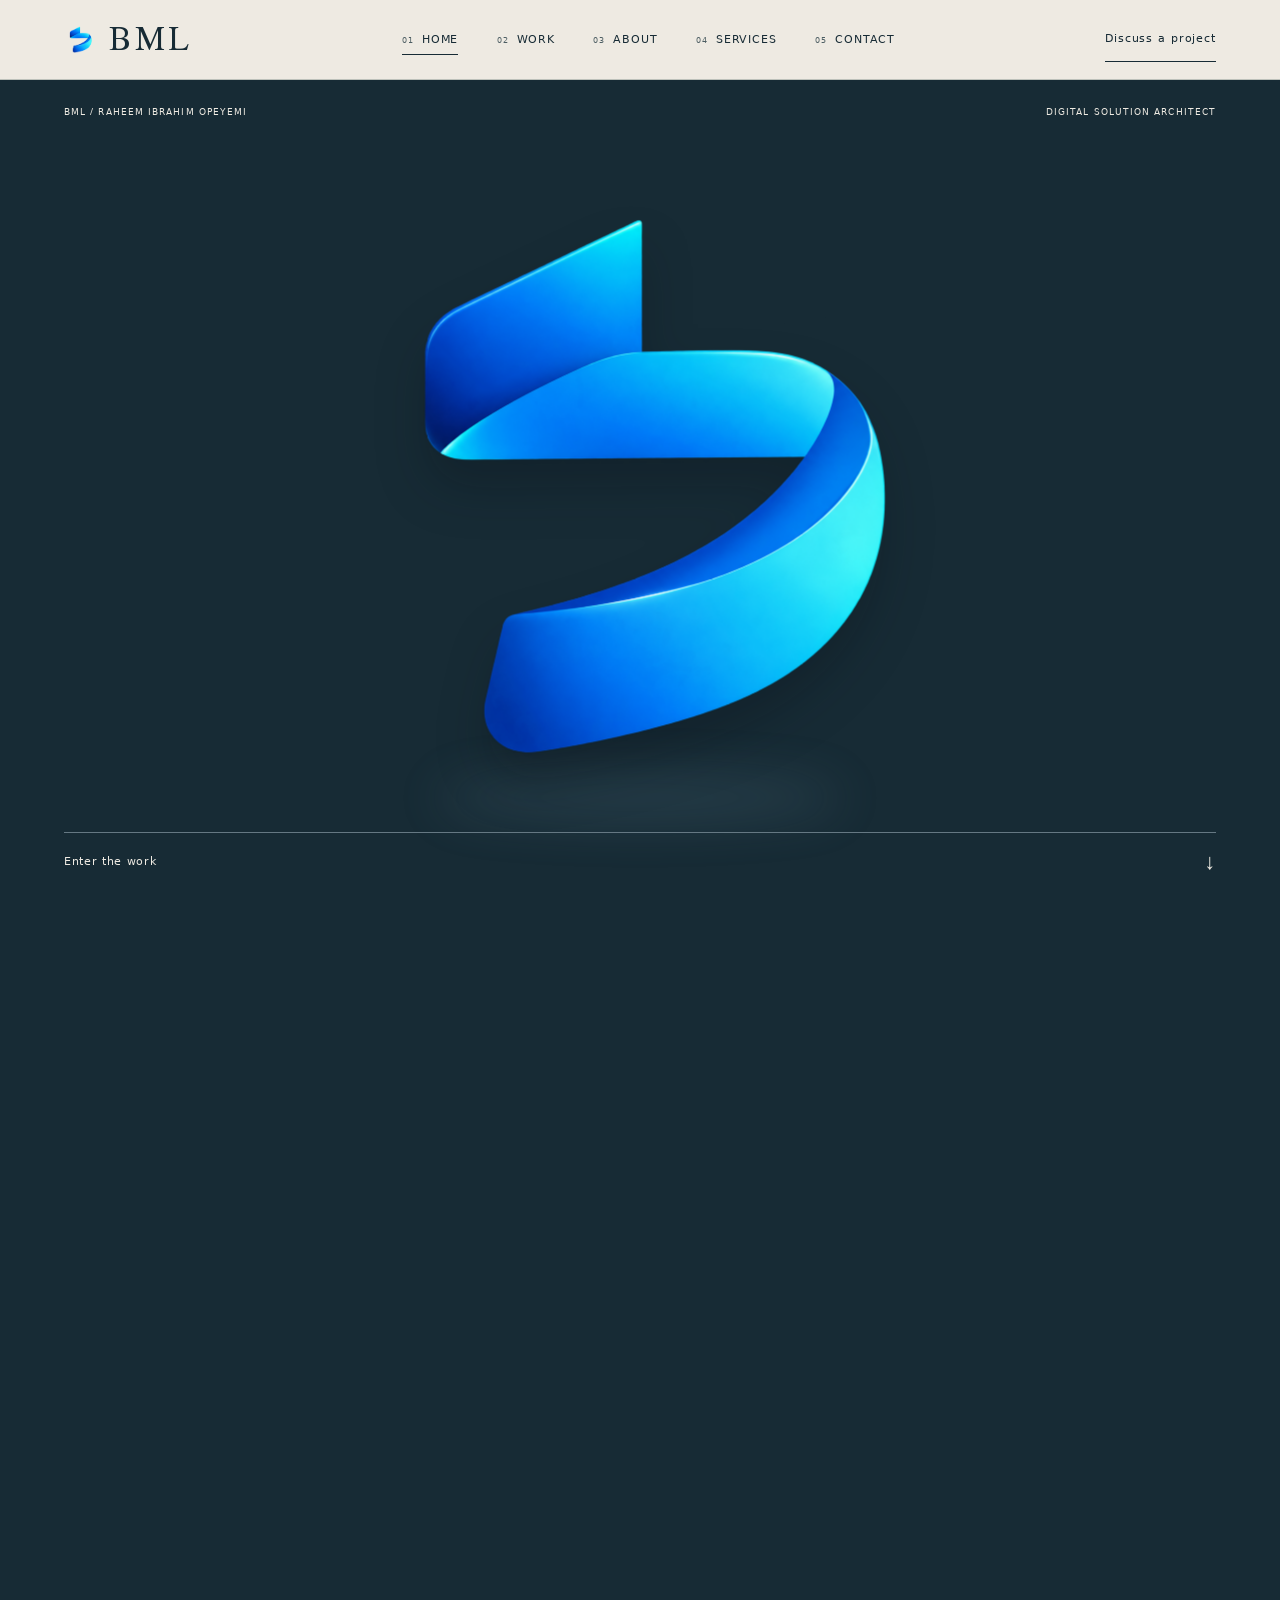
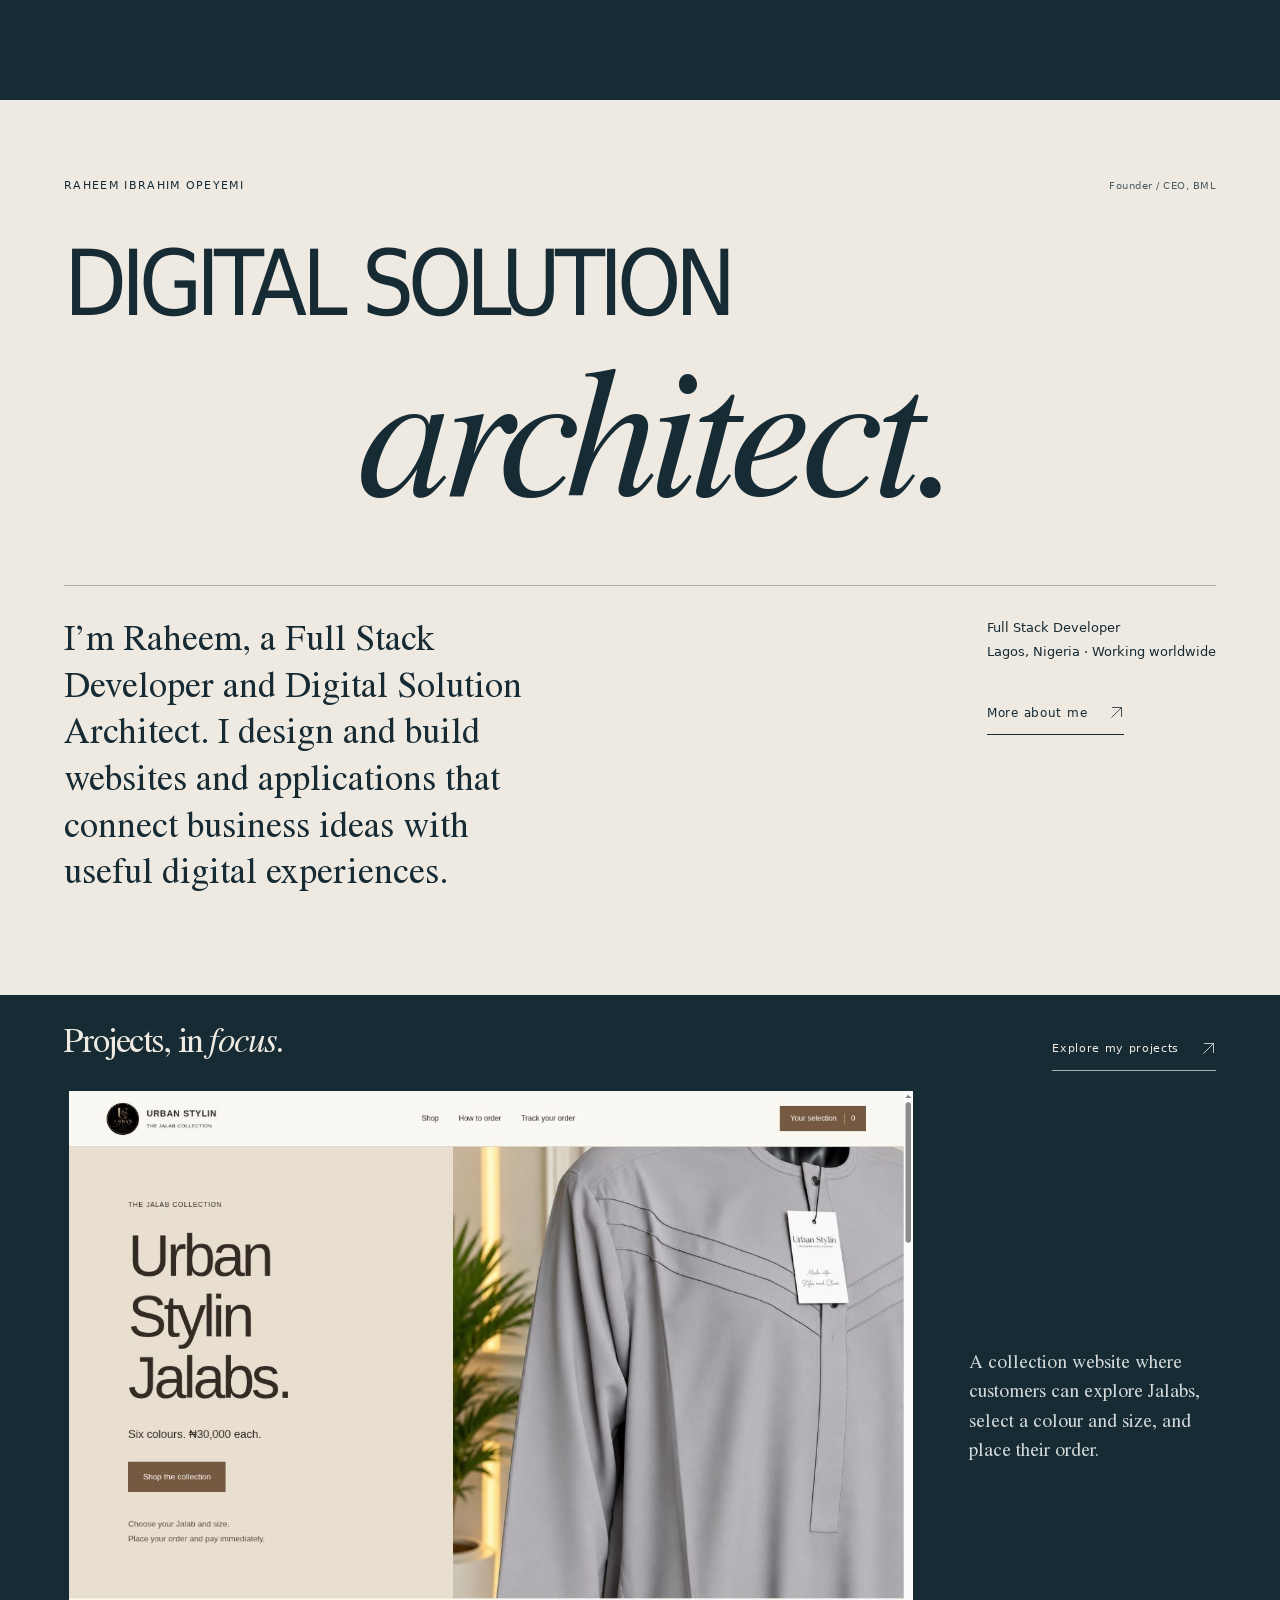
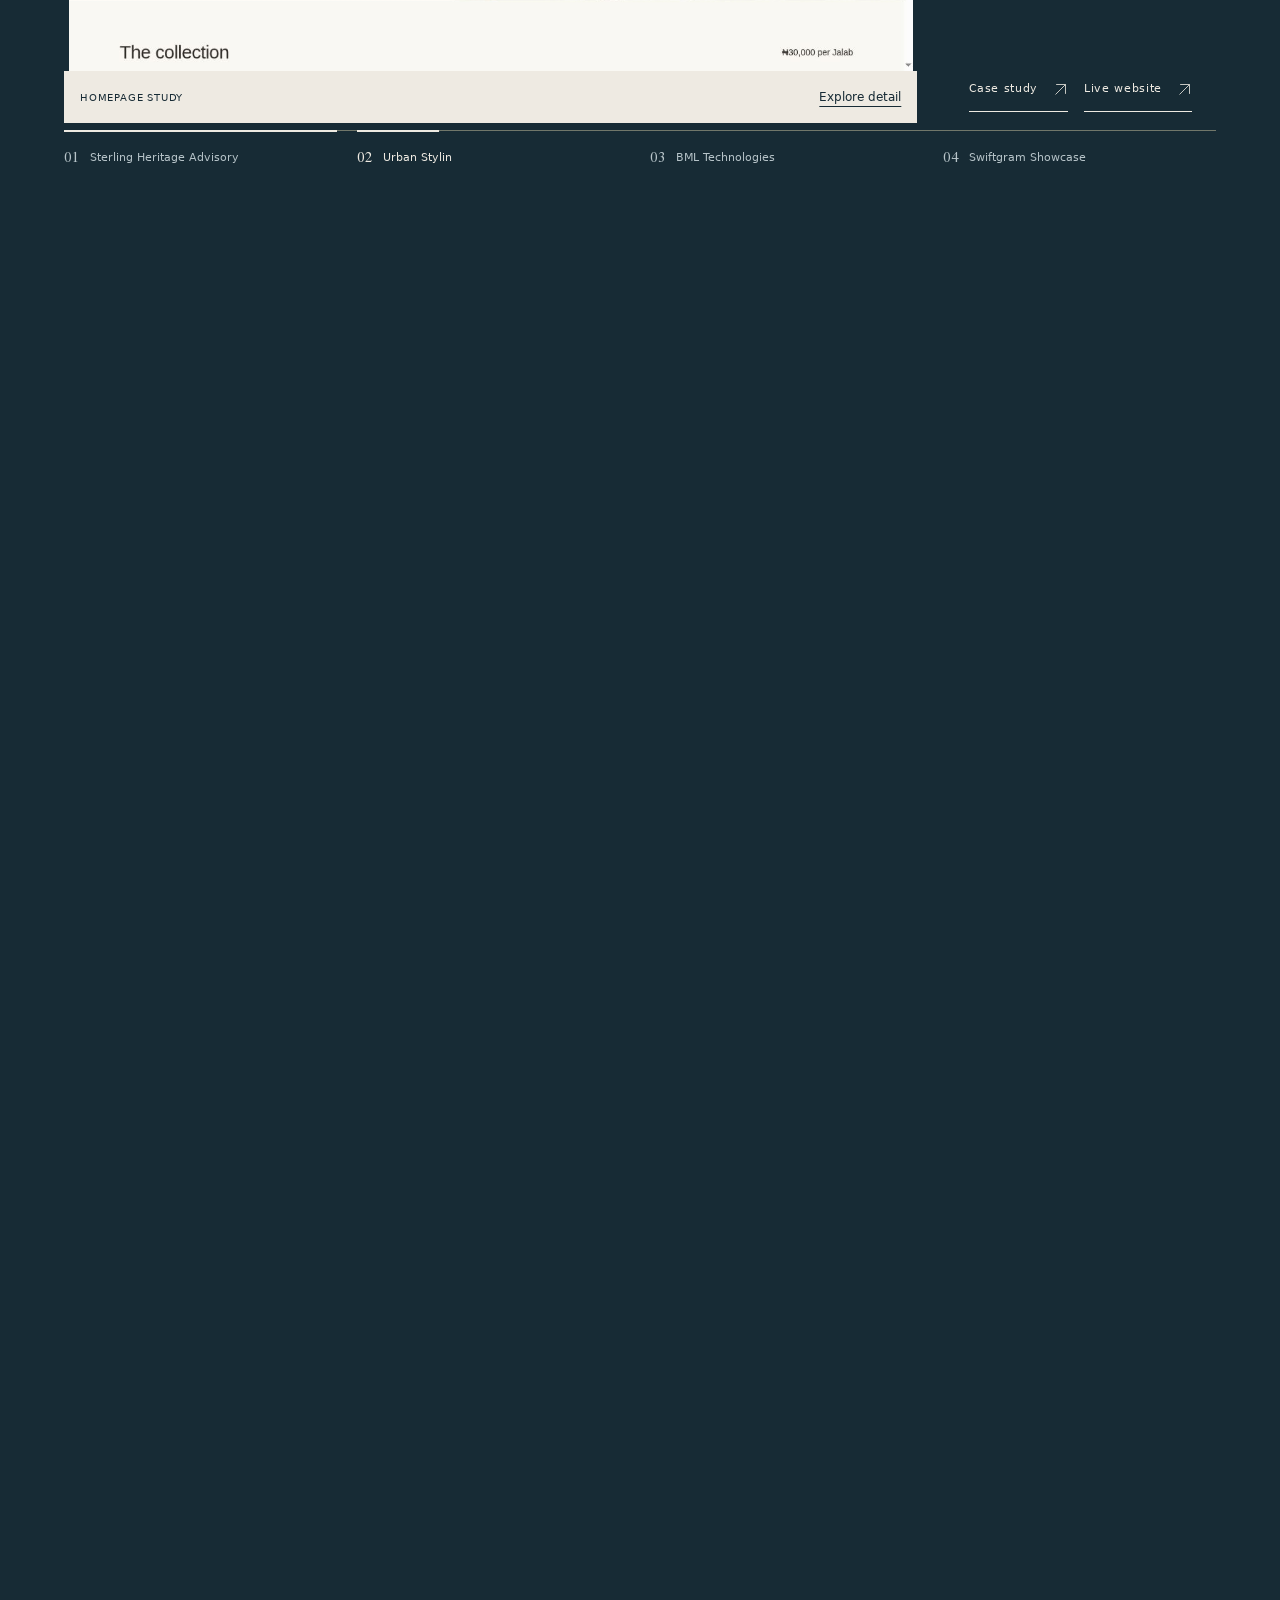
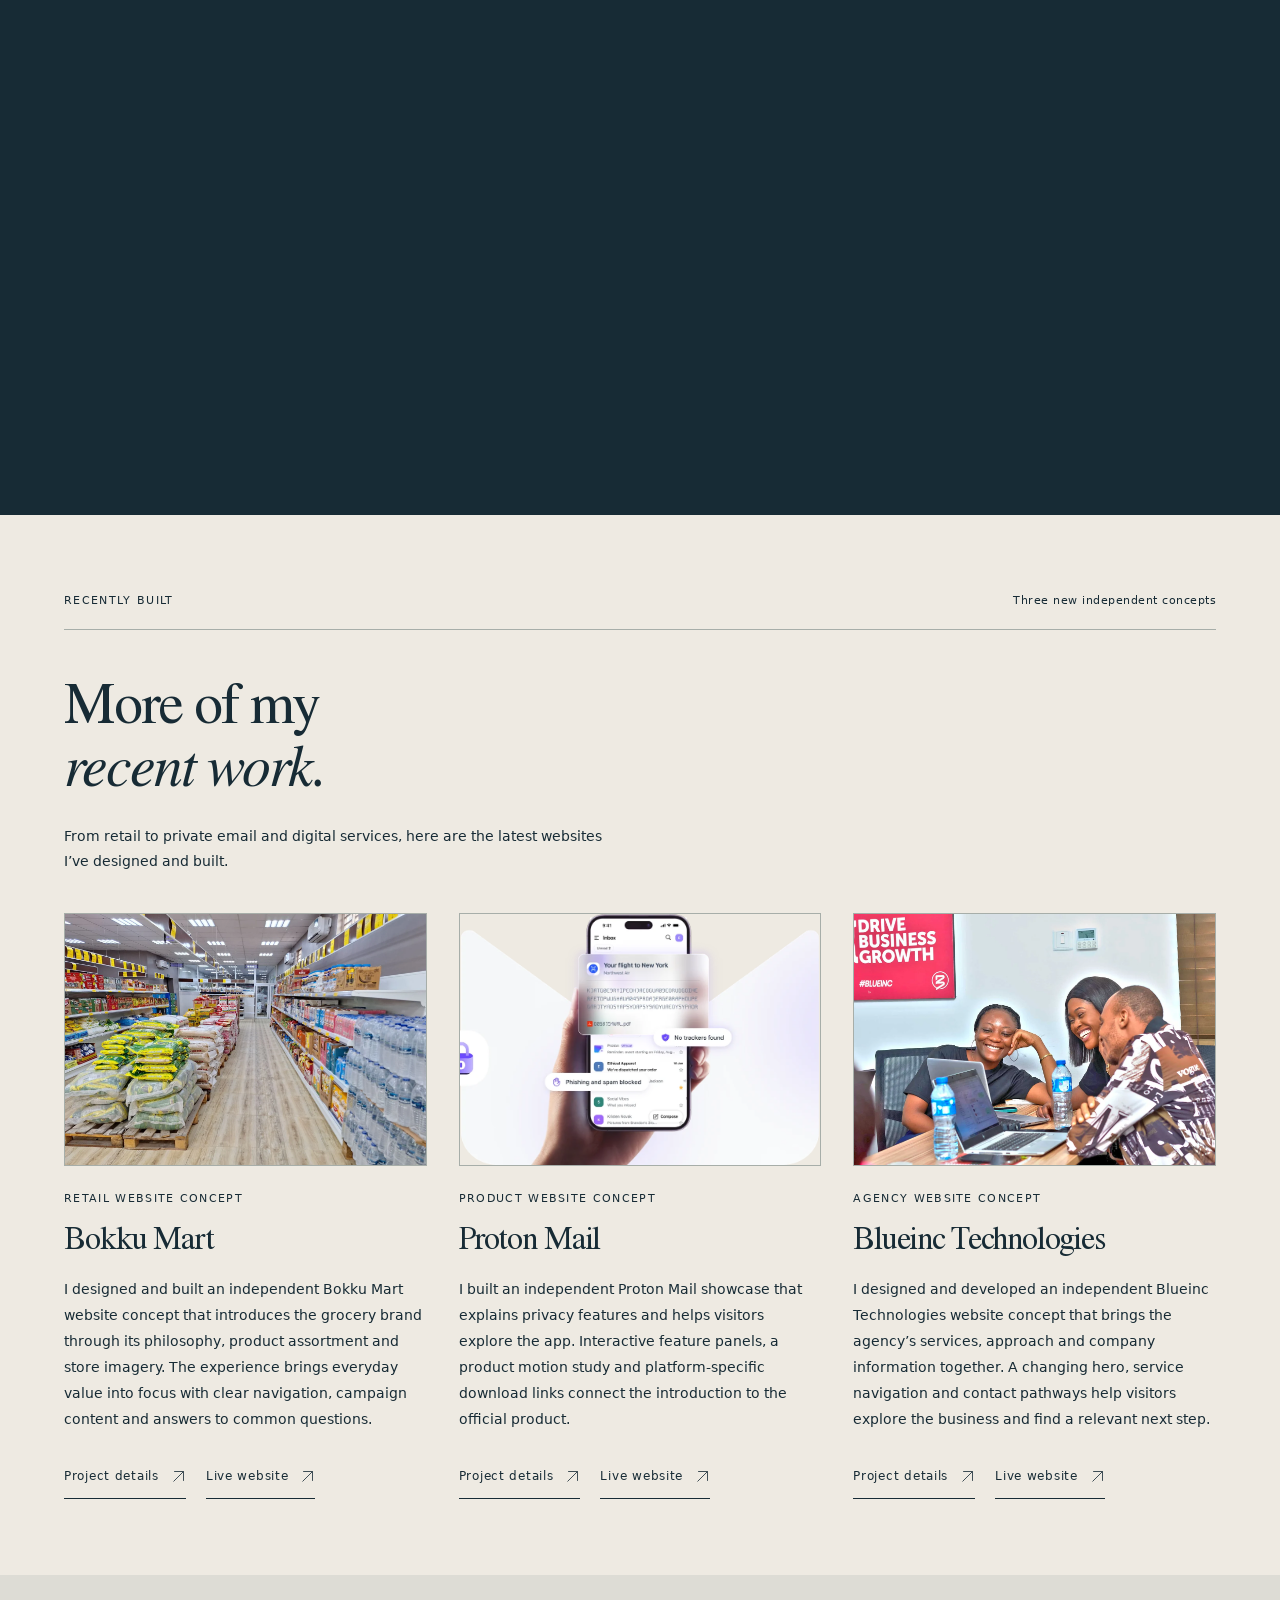
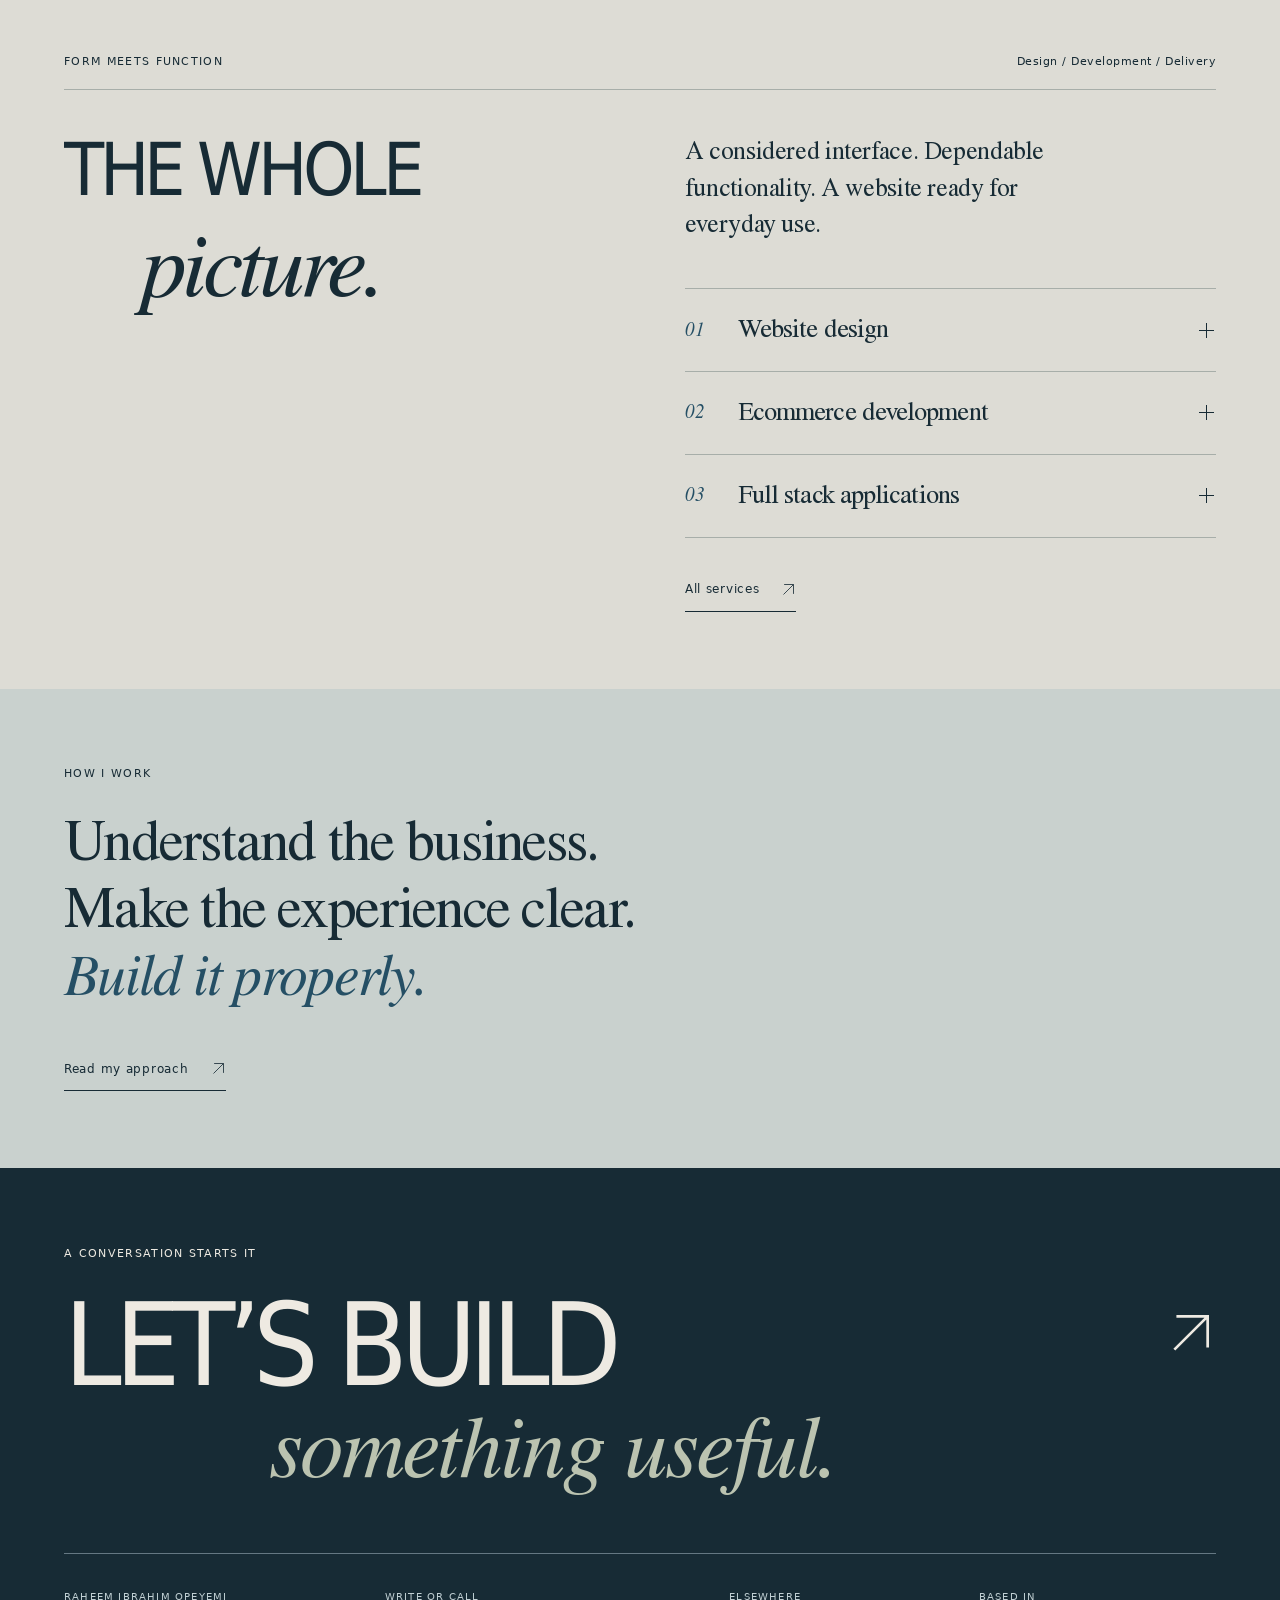
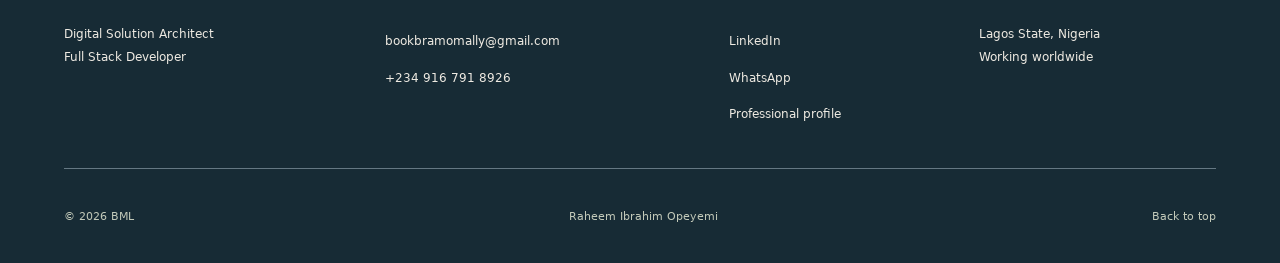
<file: index.html>
<!DOCTYPE html>
<html lang="en"><head><meta charset="utf-8"><meta name="viewport" content="width=device-width,initial-scale=1"><title>BML | Digital Solution Architect</title><style id="arrival-critical">.arrival{display:none}.arrival-active .arrival{position:fixed;inset:0;z-index:100;display:grid;place-items:center;background:#172b35}.arrival-active{overflow:hidden}.arrival-active body>:not(.arrival){visibility:hidden}.arrival img{width:min(36vw,280px);height:auto}@media(max-width:800px){.arrival img{width:min(46vw,220px)}}</style><script id="arrival-boot">(()=>{try{if(sessionStorage.getItem('bml-arrival-seen')==='1')return;sessionStorage.setItem('bml-arrival-seen','1')}catch{}document.documentElement.classList.add('arrival-active');setTimeout(()=>{if(!document.documentElement.classList.contains('arrival-active'))return;document.documentElement.classList.remove('arrival-active');document.querySelectorAll('.site-header,main,.site-footer').forEach(e=>e.inert=false)},2200)})();</script><meta name="description" content="Raheem Ibrahim Opeyemi. Digital Solution Architect and Full Stack Developer in Lagos, working with businesses worldwide."><meta name="theme-color" content="#eeeae2"><link rel="icon" type="image/jpeg" href="assets/BMLface.jpg"><link rel="canonical" href="https://bookbramomally-lab.github.io/bmldigitals/index.html"><meta property="og:title" content="BML | Digital Solution Architect"><meta property="og:description" content="Raheem Ibrahim Opeyemi. Digital Solution Architect and Full Stack Developer in Lagos, working with businesses worldwide."><meta property="og:type" content="website"><meta property="og:url" content="https://bookbramomally-lab.github.io/bmldigitals/index.html"><meta property="og:image" content="https://bookbramomally-lab.github.io/bmldigitals/assets/BMLfavicon.png"><meta property="og:image:alt" content="BML logo"><meta property="og:image:width" content="1377"><meta property="og:image:height" content="1142"><meta name="twitter:card" content="summary_large_image"><link rel="preload" href="assets/fonts/display.woff" as="font" type="font/woff" crossorigin><link rel="stylesheet" href="style.css"><script src="entrance.js" defer></script><script src="optics.js" defer></script><script src="app.js" defer></script><script type="application/ld+json">{"@context": "https://schema.org", "@type": "Person", "name": "Raheem Ibrahim Opeyemi", "jobTitle": "Digital Solution Architect", "url": "https://bookbramomally-lab.github.io/bmldigitals", "email": "bookbramomally@gmail.com", "knowsAbout": ["Full stack development", "Website design", "API development", "Deployment"], "sameAs": ["https://www.linkedin.com/in/bramoml"]}</script><link rel="apple-touch-icon" href="assets/BMLface.jpg"></head><body id="top" data-page="index" data-edition="optical"><div class="arrival" aria-hidden="true"><img src="assets/BMLfavicon.png" alt="" width="1377" height="1142" fetchpriority="high"></div><a class="skip" href="#content">Skip to content</a><header class="site-header"><a class="brand" href="index.html" aria-label="BML homepage"><img src="assets/BMLfavicon.png" width="46" height="38" alt=""><span>BML</span></a><nav id="navigation" aria-label="Main navigation"><a href="index.html" aria-current="page" data-nav-number="01"><span>Home</span></a><a href="portfolio.html" data-nav-number="02"><span>Work</span></a><a href="about.html" data-nav-number="03"><span>About</span></a><a href="services.html" data-nav-number="04"><span>Services</span></a><a href="contact.html" data-nav-number="05"><span>Contact</span></a><div class="menu-note"><p>Lagos, Nigeria<br>Working worldwide</p><a class="text-link" href="mailto:bookbramomally@gmail.com"><span>Start a conversation</span><svg class="arrow" viewbox="0 0 24 24" fill="none" aria-hidden="true"><path d="M4 20 20 4M5 4h15v15" stroke="currentColor" stroke-width="1.3"></path></svg></a></div></nav><a class="header-contact" href="contact.html">Discuss a project</a><button class="menu-button" type="button" aria-label="Open navigation" aria-expanded="false" aria-controls="navigation"><span></span><span></span></button><span class="reading-line" aria-hidden="true"></span></header><main id="content"><h1 class="visually-hidden">Raheem Ibrahim Opeyemi · Digital Solution Architect · BML</h1><section class="logo-hero" aria-label="BML logo sculpture"><div class="logo-stage"><div class="logo-plinth" aria-hidden="true"></div><a class="logo-object" href="#selected-work" aria-label="Explore selected work"><img src="assets/BMLfavicon.png" alt="BML logo" width="1377" height="1142" fetchpriority="high"></a><div class="logo-shadow" aria-hidden="true"></div><div class="logo-registration"><span>BML / Raheem Ibrahim Opeyemi</span><span>Digital Solution Architect</span></div><a class="logo-enter" href="#selected-work">Enter the work</a></div></section><section class="identity-section"><div class="identity-meta"><p class="eyebrow">Raheem Ibrahim Opeyemi</p><span>Founder / CEO, BML</span></div><h2 class="identity-title" data-type><span class="type-line"><span>DIGITAL SOLUTION</span></span><span class="type-line"><span><em>architect.</em></span></span></h2><div class="identity-bottom"><p>I’m Raheem, a Full Stack Developer and Digital Solution Architect. I design and build websites and applications that connect business ideas with useful digital experiences.</p><div><p>Full Stack Developer<br>Lagos, Nigeria · Working worldwide</p><a class="text-link" href="about.html"><span>More about me</span><svg class="arrow" viewbox="0 0 24 24" fill="none" aria-hidden="true"><path d="M4 20 20 4M5 4h15v15" stroke="currentColor" stroke-width="1.3"></path></svg></a></div></div></section><section class="work-theatre" data-theatre id="selected-work"><div class="theatre-stage"><header class="theatre-heading"><h2>Projects, in <em>focus.</em></h2><a class="text-link" href="portfolio.html"><span>Explore my projects</span><svg class="arrow" viewbox="0 0 24 24" fill="none" aria-hidden="true"><path d="M4 20 20 4M5 4h15v15" stroke="currentColor" stroke-width="1.3"></path></svg></a></header><div class="theatre-viewport"><article class="theatre-scene" id="theatre-0" data-theatre-scene><div class="theatre-copy"><p class="eyebrow">01 / Corporate website</p><h3 style="view-transition-name:title-sterling">Sterling Heritage Advisory</h3><p class="theatre-description">A corporate website bringing claims services, risk information and company expertise into a clear public presence.</p><div class="theatre-links"><a class="text-link" href="sterling-heritage.html"><span>Case study</span><svg class="arrow" viewbox="0 0 24 24" fill="none" aria-hidden="true"><path d="M4 20 20 4M5 4h15v15" stroke="currentColor" stroke-width="1.3"></path></svg></a><a class="text-link" href="https://sterlingheritageadvisory.com" target="_blank" rel="noopener"><span>Live website</span><svg class="arrow" viewbox="0 0 24 24" fill="none" aria-hidden="true"><path d="M4 20 20 4M5 4h15v15" stroke="currentColor" stroke-width="1.3"></path></svg></a></div></div><div class="theatre-screen" data-optic="" aria-label="Sterling Heritage Advisory preview" style="view-transition-name:preview-sterling"><div class="optic-frame" tabindex="-1" role="group" aria-label="Focus area for Sterling Heritage Advisory" aria-describedby="optic-help-0"><video class="project-film" muted playsinline preload="none" poster="assets/sterling-homepage.jpg" aria-label="Animated homepage capture of Sterling Heritage Advisory"><source src="assets/sterling-film.mp4" type="video/mp4"></video><canvas class="optic-canvas" aria-hidden="true" hidden=""></canvas></div><div class="optic-tools"><span class="optic-mark">Homepage study</span><button type="button" class="optic-toggle" aria-expanded="false" aria-controls="optic-panel-0">Explore detail</button></div><div class="optic-panel" id="optic-panel-0" hidden=""><label>Magnification<select class="optic-zoom" aria-label="Magnification for Sterling Heritage Advisory"><option value="1.5">1.5×</option><option value="2">2×</option><option value="2.5" selected>2.5×</option><option value="3">3×</option></select></label><label class="optic-timeline">Preview position<input type="range" class="optic-scrub" min="0" max="100" step="1" value="0" aria-label="Preview position for Sterling Heritage Advisory"></label><p class="optic-help" id="optic-help-0">Drag to move the focus. Arrow keys move it too. Escape returns to the full view.</p><output class="visually-hidden optic-status" aria-live="polite">Focus at centre</output></div></div><span class="screen-caption">Sterling Heritage Advisory / Scroll to explore</span></article><article class="theatre-scene" id="theatre-1" data-theatre-scene><div class="theatre-copy"><p class="eyebrow">02 / Fashion ecommerce</p><h3 style="view-transition-name:title-urban">Urban Stylin</h3><p class="theatre-description">A collection website where customers can explore Jalabs, select a colour and size, and place their order.</p><div class="theatre-links"><a class="text-link" href="urban-stylin.html"><span>Case study</span><svg class="arrow" viewbox="0 0 24 24" fill="none" aria-hidden="true"><path d="M4 20 20 4M5 4h15v15" stroke="currentColor" stroke-width="1.3"></path></svg></a><a class="text-link" href="https://urban-stylin-jalabs.netlify.app" target="_blank" rel="noopener"><span>Live website</span><svg class="arrow" viewbox="0 0 24 24" fill="none" aria-hidden="true"><path d="M4 20 20 4M5 4h15v15" stroke="currentColor" stroke-width="1.3"></path></svg></a></div></div><div class="theatre-screen" data-optic="" aria-label="Urban Stylin preview" style="view-transition-name:preview-urban"><div class="optic-frame" tabindex="-1" role="group" aria-label="Focus area for Urban Stylin" aria-describedby="optic-help-1"><video class="project-film" muted playsinline preload="none" poster="assets/urban-homepage.jpg" aria-label="Animated homepage capture of Urban Stylin"><source src="assets/urban-film.mp4" type="video/mp4"></video><canvas class="optic-canvas" aria-hidden="true" hidden=""></canvas></div><div class="optic-tools"><span class="optic-mark">Homepage study</span><button type="button" class="optic-toggle" aria-expanded="false" aria-controls="optic-panel-1">Explore detail</button></div><div class="optic-panel" id="optic-panel-1" hidden=""><label>Magnification<select class="optic-zoom" aria-label="Magnification for Urban Stylin"><option value="1.5">1.5×</option><option value="2">2×</option><option value="2.5" selected>2.5×</option><option value="3">3×</option></select></label><label class="optic-timeline">Preview position<input type="range" class="optic-scrub" min="0" max="100" step="1" value="0" aria-label="Preview position for Urban Stylin"></label><p class="optic-help" id="optic-help-1">Drag to move the focus. Arrow keys move it too. Escape returns to the full view.</p><output class="visually-hidden optic-status" aria-live="polite">Focus at centre</output></div></div><span class="screen-caption">Urban Stylin / Scroll to explore</span></article><article class="theatre-scene" id="theatre-2" data-theatre-scene><div class="theatre-copy"><p class="eyebrow">03 / Education website</p><h3 style="view-transition-name:title-bml-course">BML Technologies</h3><p class="theatre-description">A web development course website that connects curriculum, program details and enrollment in one experience.</p><div class="theatre-links"><a class="text-link" href="bml-technologies.html"><span>Case study</span><svg class="arrow" viewbox="0 0 24 24" fill="none" aria-hidden="true"><path d="M4 20 20 4M5 4h15v15" stroke="currentColor" stroke-width="1.3"></path></svg></a><a class="text-link" href="https://bmltechnologies.courses" target="_blank" rel="noopener"><span>Live website</span><svg class="arrow" viewbox="0 0 24 24" fill="none" aria-hidden="true"><path d="M4 20 20 4M5 4h15v15" stroke="currentColor" stroke-width="1.3"></path></svg></a></div></div><div class="theatre-screen" data-optic="" aria-label="BML Technologies preview" style="view-transition-name:preview-bml-course"><div class="optic-frame" tabindex="-1" role="group" aria-label="Focus area for BML Technologies" aria-describedby="optic-help-2"><video class="project-film" muted playsinline preload="none" poster="assets/bml-course-homepage.jpg" aria-label="Animated homepage capture of BML Technologies"><source src="assets/bml-course-film.mp4" type="video/mp4"></video><canvas class="optic-canvas" aria-hidden="true" hidden=""></canvas></div><div class="optic-tools"><span class="optic-mark">Homepage study</span><button type="button" class="optic-toggle" aria-expanded="false" aria-controls="optic-panel-2">Explore detail</button></div><div class="optic-panel" id="optic-panel-2" hidden=""><label>Magnification<select class="optic-zoom" aria-label="Magnification for BML Technologies"><option value="1.5">1.5×</option><option value="2">2×</option><option value="2.5" selected>2.5×</option><option value="3">3×</option></select></label><label class="optic-timeline">Preview position<input type="range" class="optic-scrub" min="0" max="100" step="1" value="0" aria-label="Preview position for BML Technologies"></label><p class="optic-help" id="optic-help-2">Drag to move the focus. Arrow keys move it too. Escape returns to the full view.</p><output class="visually-hidden optic-status" aria-live="polite">Focus at centre</output></div></div><span class="screen-caption">BML Technologies / Scroll to explore</span></article><article class="theatre-scene" id="theatre-3" data-theatre-scene><div class="theatre-copy"><p class="eyebrow">04 / Independent website concept</p><h3 style="view-transition-name:title-swiftgram">Swiftgram Showcase</h3><p class="theatre-description">An independent app showcase website with interactive feature panels, official product imagery and a direct download pathway.</p><div class="theatre-links"><a class="text-link" href="swiftgram-showcase.html"><span>Case study</span><svg class="arrow" viewbox="0 0 24 24" fill="none" aria-hidden="true"><path d="M4 20 20 4M5 4h15v15" stroke="currentColor" stroke-width="1.3"></path></svg></a><a class="text-link" href="https://swiftgram-bml-showcase.netlify.app" target="_blank" rel="noopener"><span>Live website</span><svg class="arrow" viewbox="0 0 24 24" fill="none" aria-hidden="true"><path d="M4 20 20 4M5 4h15v15" stroke="currentColor" stroke-width="1.3"></path></svg></a></div></div><div class="theatre-screen" data-optic="" aria-label="Swiftgram Showcase preview" style="view-transition-name:preview-swiftgram"><div class="optic-frame" tabindex="-1" role="group" aria-label="Focus area for Swiftgram Showcase" aria-describedby="optic-help-3"><video class="project-film" muted playsinline preload="none" poster="assets/swiftgram-homepage.jpg" aria-label="Animated homepage capture of Swiftgram Showcase"><source src="assets/swiftgram-film.mp4" type="video/mp4"></video><canvas class="optic-canvas" aria-hidden="true" hidden=""></canvas></div><div class="optic-tools"><span class="optic-mark">Homepage study</span><button type="button" class="optic-toggle" aria-expanded="false" aria-controls="optic-panel-3">Explore detail</button></div><div class="optic-panel" id="optic-panel-3" hidden=""><label>Magnification<select class="optic-zoom" aria-label="Magnification for Swiftgram Showcase"><option value="1.5">1.5×</option><option value="2">2×</option><option value="2.5" selected>2.5×</option><option value="3">3×</option></select></label><label class="optic-timeline">Preview position<input type="range" class="optic-scrub" min="0" max="100" step="1" value="0" aria-label="Preview position for Swiftgram Showcase"></label><p class="optic-help" id="optic-help-3">Drag to move the focus. Arrow keys move it too. Escape returns to the full view.</p><output class="visually-hidden optic-status" aria-live="polite">Focus at centre</output></div></div><span class="screen-caption">Swiftgram Showcase / Scroll to explore</span></article></div><nav class="theatre-steps" aria-label="Choose a project"><button type="button" data-project-step="0" aria-controls="theatre-0" aria-pressed="true"><span class="step-number">01</span><span>Sterling Heritage Advisory</span><i aria-hidden="true"></i></button><button type="button" data-project-step="1" aria-controls="theatre-1" aria-pressed="false"><span class="step-number">02</span><span>Urban Stylin</span><i aria-hidden="true"></i></button><button type="button" data-project-step="2" aria-controls="theatre-2" aria-pressed="false"><span class="step-number">03</span><span>BML Technologies</span><i aria-hidden="true"></i></button><button type="button" data-project-step="3" aria-controls="theatre-3" aria-pressed="false"><span class="step-number">04</span><span>Swiftgram Showcase</span><i aria-hidden="true"></i></button></nav></div></section><section class="recent-projects"><div class="section-label"><p class="eyebrow">Recently built</p><span>Three new independent concepts</span></div><h2>More of my<br><em>recent work.</em></h2><p class="recent-intro">From retail to private email and digital services, here are the latest websites I’ve designed and built.</p><div class="recent-grid"><article><a class="project-snapshot" href="https://bokkumartview.netlify.app/" target="_blank" rel="noopener noreferrer" aria-label="Visit Bokku Mart website"><img src="assets/bokku-preview.webp" alt="Project imagery from the Bokku Mart website concept built by BML"  loading="lazy"></a><p class="eyebrow">Retail website concept</p><h3>Bokku Mart</h3><p>I designed and built an independent Bokku Mart website concept that introduces the grocery brand through its philosophy, product assortment and store imagery. The experience brings everyday value into focus with clear navigation, campaign content and answers to common questions.</p><div class="recent-links"><a class="text-link" href="bokku-mart.html"><span>Project details</span><svg class="arrow" viewBox="0 0 24 24" fill="none" aria-hidden="true"><path d="M4 20 20 4M5 4h15v15" stroke="currentColor" stroke-width="1.3"></path></svg></a><a class="text-link" href="https://bokkumartview.netlify.app/" target="_blank" rel="noopener noreferrer"><span>Live website</span><svg class="arrow" viewBox="0 0 24 24" fill="none" aria-hidden="true"><path d="M4 20 20 4M5 4h15v15" stroke="currentColor" stroke-width="1.3"></path></svg></a></div></article><article><a class="project-snapshot" href="https://exploreprotonmail.netlify.app/" target="_blank" rel="noopener noreferrer" aria-label="Visit Proton Mail website"><img src="assets/proton-preview.webp" alt="Project imagery from the Proton Mail website concept built by BML"  loading="lazy"></a><p class="eyebrow">Product website concept</p><h3>Proton Mail</h3><p>I built an independent Proton Mail showcase that explains privacy features and helps visitors explore the app. Interactive feature panels, a product motion study and platform-specific download links connect the introduction to the official product.</p><div class="recent-links"><a class="text-link" href="proton-mail.html"><span>Project details</span><svg class="arrow" viewBox="0 0 24 24" fill="none" aria-hidden="true"><path d="M4 20 20 4M5 4h15v15" stroke="currentColor" stroke-width="1.3"></path></svg></a><a class="text-link" href="https://exploreprotonmail.netlify.app/" target="_blank" rel="noopener noreferrer"><span>Live website</span><svg class="arrow" viewBox="0 0 24 24" fill="none" aria-hidden="true"><path d="M4 20 20 4M5 4h15v15" stroke="currentColor" stroke-width="1.3"></path></svg></a></div></article><article><a class="project-snapshot" href="https://blueinctech.netlify.app/" target="_blank" rel="noopener noreferrer" aria-label="Visit Blueinc Technologies website"><img src="assets/blueinc-preview.webp" alt="Project imagery from the Blueinc Technologies website concept built by BML"  loading="lazy"></a><p class="eyebrow">Agency website concept</p><h3>Blueinc Technologies</h3><p>I designed and developed an independent Blueinc Technologies website concept that brings the agency’s services, approach and company information together. A changing hero, service navigation and contact pathways help visitors explore the business and find a relevant next step.</p><div class="recent-links"><a class="text-link" href="blueinc-technologies.html"><span>Project details</span><svg class="arrow" viewBox="0 0 24 24" fill="none" aria-hidden="true"><path d="M4 20 20 4M5 4h15v15" stroke="currentColor" stroke-width="1.3"></path></svg></a><a class="text-link" href="https://blueinctech.netlify.app/" target="_blank" rel="noopener noreferrer"><span>Live website</span><svg class="arrow" viewBox="0 0 24 24" fill="none" aria-hidden="true"><path d="M4 20 20 4M5 4h15v15" stroke="currentColor" stroke-width="1.3"></path></svg></a></div></article></div></section><section class="home-practice"><div class="section-label"><p class="eyebrow">Form meets function</p><span>Design / Development / Delivery</span></div><div class="practice-layout"><h2 class="section-title" data-type><span class="type-line"><span>THE WHOLE</span></span><span class="type-line"><span><em>picture.</em></span></span></h2><div><p class="lead">A considered interface. Dependable functionality. A website ready for everyday use.</p><div class="service-accordion"><details><summary><span class="service-number">01</span><h3>Website design</h3><span class="detail-mark" aria-hidden="true"></span></summary><div class="service-body"><p>Corporate and brand websites, clear content, responsive development and website redesign.</p><a class="text-link" href="contact.html"><span>Discuss your project</span><svg class="arrow" viewbox="0 0 24 24" fill="none" aria-hidden="true"><path d="M4 20 20 4M5 4h15v15" stroke="currentColor" stroke-width="1.3"></path></svg></a></div></details><details><summary><span class="service-number">02</span><h3>Ecommerce development</h3><span class="detail-mark" aria-hidden="true"></span></summary><div class="service-body"><p>Product presentation, selection, ordering and checkout experiences built around how your business sells.</p><a class="text-link" href="contact.html"><span>Discuss your project</span><svg class="arrow" viewbox="0 0 24 24" fill="none" aria-hidden="true"><path d="M4 20 20 4M5 4h15v15" stroke="currentColor" stroke-width="1.3"></path></svg></a></div></details><details><summary><span class="service-number">03</span><h3>Full stack applications</h3><span class="detail-mark" aria-hidden="true"></span></summary><div class="service-body"><p>Frontend interfaces, server side logic, application data and connected workflows.</p><a class="text-link" href="contact.html"><span>Discuss your project</span><svg class="arrow" viewbox="0 0 24 24" fill="none" aria-hidden="true"><path d="M4 20 20 4M5 4h15v15" stroke="currentColor" stroke-width="1.3"></path></svg></a></div></details></div><a class="text-link" href="services.html"><span>All services</span><svg class="arrow" viewbox="0 0 24 24" fill="none" aria-hidden="true"><path d="M4 20 20 4M5 4h15v15" stroke="currentColor" stroke-width="1.3"></path></svg></a></div></div></section><section class="home-closing"><p class="eyebrow">How I work</p><p class="closing-statement" data-reveal>Understand the business.<br>Make the experience clear.<br><em>Build it properly.</em></p><a class="text-link" href="about.html"><span>Read my approach</span><svg class="arrow" viewbox="0 0 24 24" fill="none" aria-hidden="true"><path d="M4 20 20 4M5 4h15v15" stroke="currentColor" stroke-width="1.3"></path></svg></a></section></main><footer class="site-footer"><div class="footer-invitation"><p class="eyebrow">A conversation starts it</p><a class="footer-call" href="contact.html"><span>LET’S BUILD</span><em>something useful.</em><svg class="arrow" viewbox="0 0 24 24" fill="none" aria-hidden="true"><path d="M4 20 20 4M5 4h15v15" stroke="currentColor" stroke-width="1.3"></path></svg></a></div><div class="footer-details"><div><p class="eyebrow">Raheem Ibrahim Opeyemi</p><p>Digital Solution Architect<br>Full Stack Developer</p></div><div><p class="eyebrow">Write or call</p><a href="mailto:bookbramomally@gmail.com">bookbramomally@gmail.com</a><a href="tel:+2349167918926">+234 916 791 8926</a></div><div><p class="eyebrow">Elsewhere</p><a href="https://www.linkedin.com/in/bramoml" target="_blank" rel="noopener">LinkedIn</a><a href="https://wa.me/2349167918926" target="_blank" rel="noopener">WhatsApp</a><a href="resume.html">Professional profile</a></div><div><p class="eyebrow">Based in</p><p>Lagos State, Nigeria<br>Working worldwide</p></div></div><div class="footer-bottom"><span>© <span class="year">2026</span> BML</span><span>Raheem Ibrahim Opeyemi</span><a href="#top">Back to top</a></div></footer></body></html>
</file>
<file: blueinc-technologies.html>
<!DOCTYPE html>
<html lang="en"><head><meta charset="utf-8"><meta name="viewport" content="width=device-width,initial-scale=1"><title>Blueinc Technologies Project | BML</title><style id="arrival-critical">.arrival{display:none}.arrival-active .arrival{position:fixed;inset:0;z-index:100;display:grid;place-items:center;background:#172b35}.arrival-active{overflow:hidden}.arrival-active body>:not(.arrival){visibility:hidden}.arrival img{width:min(36vw,280px);height:auto}@media(max-width:800px){.arrival img{width:min(46vw,220px)}}</style><script id="arrival-boot">(()=>{try{if(sessionStorage.getItem('bml-arrival-seen')==='1')return;sessionStorage.setItem('bml-arrival-seen','1')}catch{}document.documentElement.classList.add('arrival-active');setTimeout(()=>{if(!document.documentElement.classList.contains('arrival-active'))return;document.documentElement.classList.remove('arrival-active');document.querySelectorAll('.site-header,main,.site-footer').forEach(e=>e.inert=false)},2200)})();</script><meta name="description" content="I designed and developed an independent Blueinc Technologies website concept that brings the agency’s services, approach and company information together. A changing hero, service navigation and contact pathways help visitors explore the business and find a relevant next step."><meta name="theme-color" content="#eeeae2"><link rel="icon" type="image/jpeg" href="assets/BMLface.jpg"><link rel="canonical" href="https://bookbramomally-lab.github.io/bmldigitals/blueinc-technologies.html"><meta property="og:title" content="Blueinc Technologies Project | BML"><meta property="og:description" content="I designed and developed an independent Blueinc Technologies website concept that brings the agency’s services, approach and company information together. A changing hero, service navigation and contact pathways help visitors explore the business and find a relevant next step."><meta property="og:type" content="website"><meta property="og:url" content="https://bookbramomally-lab.github.io/bmldigitals/blueinc-technologies.html"><meta property="og:image" content="https://bookbramomally-lab.github.io/bmldigitals/assets/BMLfavicon.png"><meta property="og:image:alt" content="BML logo"><meta property="og:image:width" content="1377"><meta property="og:image:height" content="1142"><meta name="twitter:card" content="summary_large_image"><link rel="preload" href="assets/fonts/display.woff" as="font" type="font/woff" crossorigin><link rel="stylesheet" href="style.css"><script src="entrance.js" defer></script><script src="optics.js" defer></script><script src="app.js" defer></script><script type="application/ld+json">{"@context": "https://schema.org", "@type": "CreativeWork", "name": "Blueinc Technologies website concept", "url": "https://blueinctech.netlify.app/", "description": "I designed and developed an independent Blueinc Technologies website concept that brings the agency’s services, approach and company information together. A changing hero, service navigation and contact pathways help visitors explore the business and find a relevant next step.", "creator": {"@type": "Person", "name": "Raheem Ibrahim Opeyemi"}}</script><link rel="apple-touch-icon" href="assets/BMLface.jpg"></head><body id="top" data-page="blueinc-technologies" data-edition="optical"><div class="arrival" aria-hidden="true"><img src="assets/BMLfavicon.png" alt="" width="1377" height="1142" fetchpriority="high"></div><a class="skip" href="#content">Skip to content</a><header class="site-header"><a class="brand" href="index.html" aria-label="BML homepage"><img src="assets/BMLfavicon.png" width="46" height="38" alt=""><span>BML</span></a><nav id="navigation" aria-label="Main navigation"><a href="index.html" data-nav-number="01"><span>Home</span></a><a href="portfolio.html" aria-current="page" data-nav-number="02"><span>Work</span></a><a href="about.html" data-nav-number="03"><span>About</span></a><a href="services.html" data-nav-number="04"><span>Services</span></a><a href="contact.html" data-nav-number="05"><span>Contact</span></a><div class="menu-note"><p>Lagos, Nigeria<br>Working worldwide</p><a class="text-link" href="mailto:bookbramomally@gmail.com"><span>Start a conversation</span><svg class="arrow" viewbox="0 0 24 24" fill="none" aria-hidden="true"><path d="M4 20 20 4M5 4h15v15" stroke="currentColor" stroke-width="1.3"></path></svg></a></div></nav><a class="header-contact" href="contact.html">Discuss a project</a><button class="menu-button" type="button" aria-label="Open navigation" aria-expanded="false" aria-controls="navigation"><span></span><span></span></button><span class="reading-line" aria-hidden="true"></span></header><main id="content"><section class="page-opener"><p class="eyebrow">Independent website concept</p><h1 class="display-title" data-type><span class="type-line"><span>Blueinc Technologies</span></span></h1><div class="opener-bottom"><p>Strategy, services and a clear next step.</p><span class="opener-meta">Project 07 / BML</span></div></section><div class="case-live-link"><a class="text-link" href="portfolio.html"><span>All projects</span><svg class="arrow" viewBox="0 0 24 24" fill="none" aria-hidden="true"><path d="M4 20 20 4M5 4h15v15" stroke="currentColor" stroke-width="1.3"></path></svg></a><a class="text-link" href="https://blueinctech.netlify.app/" target="_blank" rel="noopener noreferrer"><span>Visit live website</span><svg class="arrow" viewBox="0 0 24 24" fill="none" aria-hidden="true"><path d="M4 20 20 4M5 4h15v15" stroke="currentColor" stroke-width="1.3"></path></svg></a></div><section class="snapshot-section"><a class="project-snapshot" href="https://blueinctech.netlify.app/" target="_blank" rel="noopener noreferrer" aria-label="Visit Blueinc Technologies website"><img src="assets/blueinc-preview.webp" alt="Project imagery from the Blueinc Technologies website concept built by BML"  loading="lazy"></a></section><section class="case-context"><p class="eyebrow">About the project</p><h2>Strategy, services and a clear next step.</h2><p>I designed and developed an independent Blueinc Technologies website concept that brings the agency’s services, approach and company information together. A changing hero, service navigation and contact pathways help visitors explore the business and find a relevant next step.</p></section><section class="case-detail"><div><p class="eyebrow">My contribution</p><h2>Design and<br><em>development.</em></h2></div><div><ul><li>Changing hero stories and motion study</li><li>Web, app and marketing service navigation</li><li>Company values and portfolio pathways</li><li>Contact information and enquiry links</li></ul><p class="ownership-note">This is an independent design concept by BML, not an official Blueinc Technologies website. Brand names, imagery and product content belong to their respective owners.</p><a class="text-link" href="https://blueinctech.netlify.app/" target="_blank" rel="noopener noreferrer"><span>Explore the live website</span><svg class="arrow" viewBox="0 0 24 24" fill="none" aria-hidden="true"><path d="M4 20 20 4M5 4h15v15" stroke="currentColor" stroke-width="1.3"></path></svg></a></div></section><nav class="next-case" aria-label="Next project"><p class="eyebrow">Next in the collection</p><a href="sterling-heritage.html"><span>Sterling Heritage Advisory</span><svg class="arrow" viewBox="0 0 24 24" fill="none" aria-hidden="true"><path d="M4 20 20 4M5 4h15v15" stroke="currentColor" stroke-width="1.3"></path></svg></a></nav></main><footer class="site-footer"><div class="footer-invitation"><p class="eyebrow">A conversation starts it</p><a class="footer-call" href="contact.html"><span>LET’S BUILD</span><em>something useful.</em><svg class="arrow" viewbox="0 0 24 24" fill="none" aria-hidden="true"><path d="M4 20 20 4M5 4h15v15" stroke="currentColor" stroke-width="1.3"></path></svg></a></div><div class="footer-details"><div><p class="eyebrow">Raheem Ibrahim Opeyemi</p><p>Digital Solution Architect<br>Full Stack Developer</p></div><div><p class="eyebrow">Write or call</p><a href="mailto:bookbramomally@gmail.com">bookbramomally@gmail.com</a><a href="tel:+2349167918926">+234 916 791 8926</a></div><div><p class="eyebrow">Elsewhere</p><a href="https://www.linkedin.com/in/bramoml" target="_blank" rel="noopener">LinkedIn</a><a href="https://wa.me/2349167918926" target="_blank" rel="noopener">WhatsApp</a><a href="resume.html">Professional profile</a></div><div><p class="eyebrow">Based in</p><p>Lagos State, Nigeria<br>Working worldwide</p></div></div><div class="footer-bottom"><span>© <span class="year">2026</span> BML</span><span>Raheem Ibrahim Opeyemi</span><a href="#top">Back to top</a></div></footer></body></html>
</file>
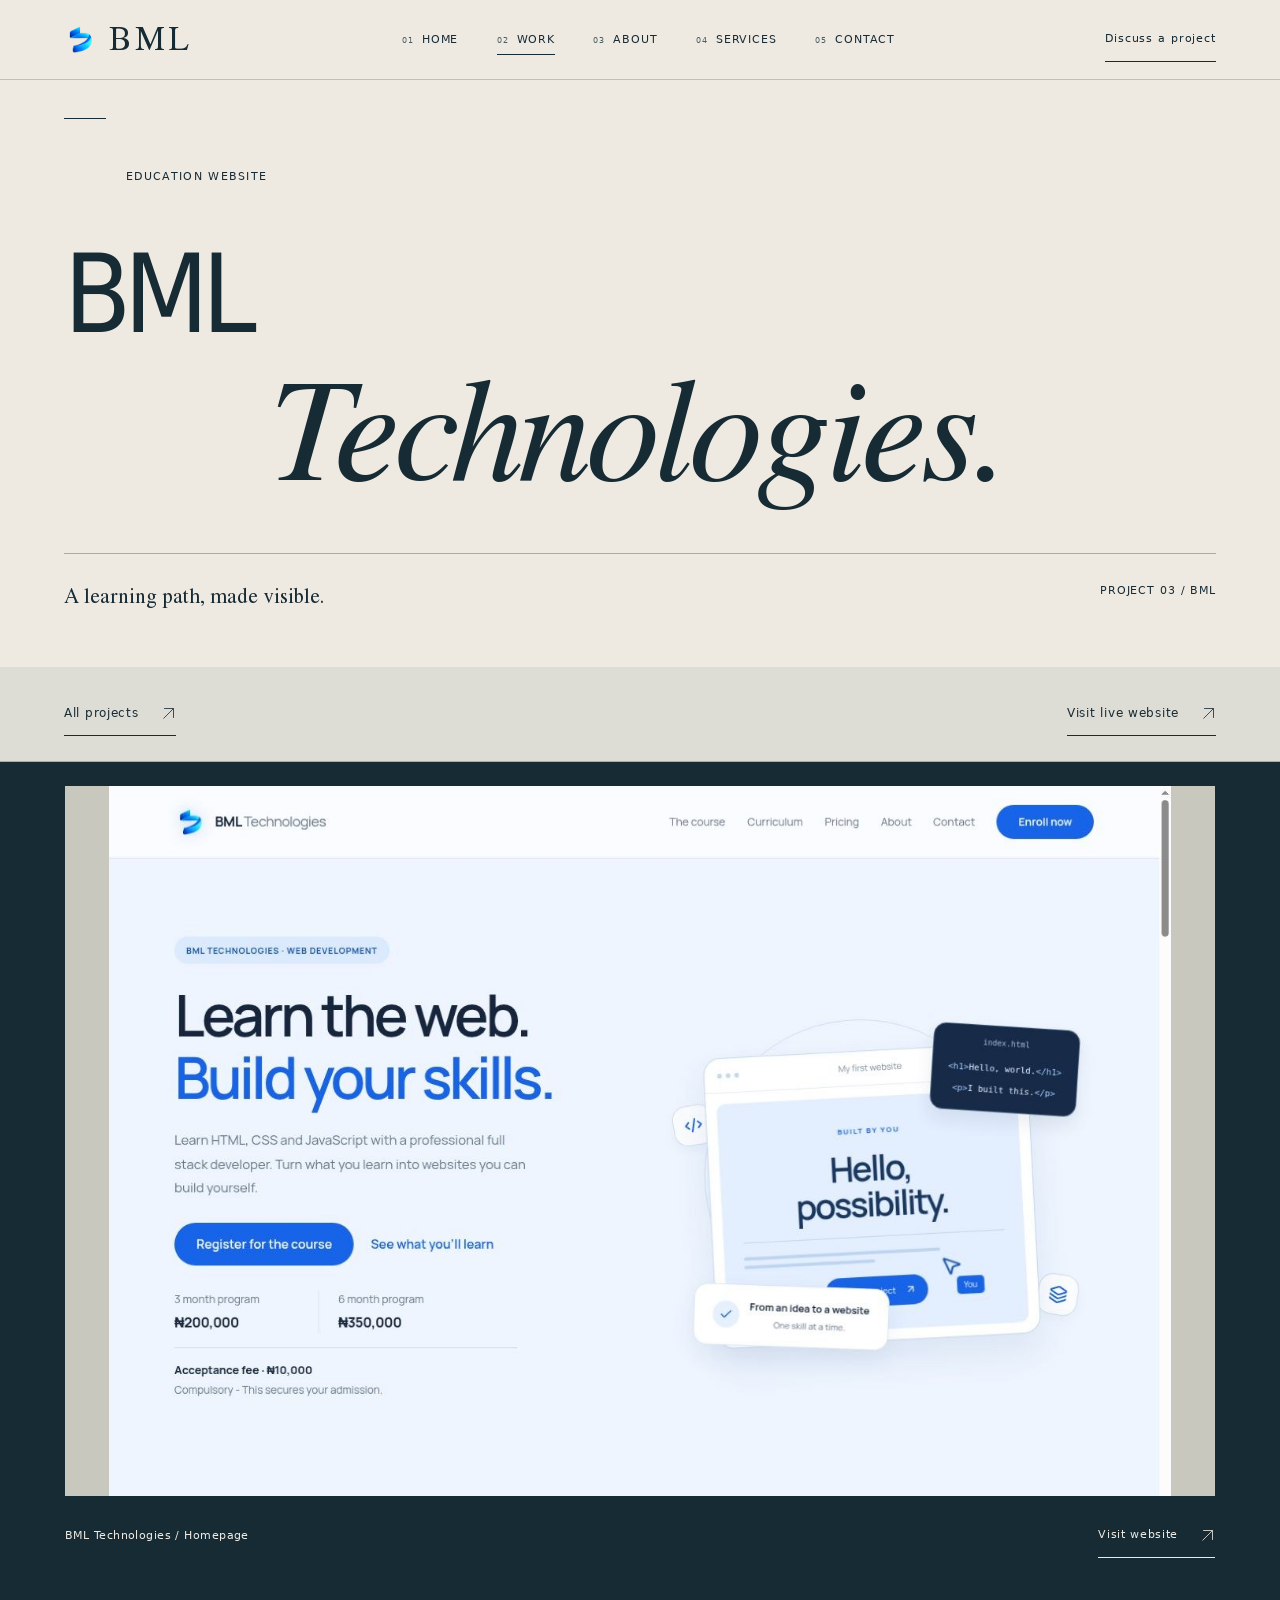
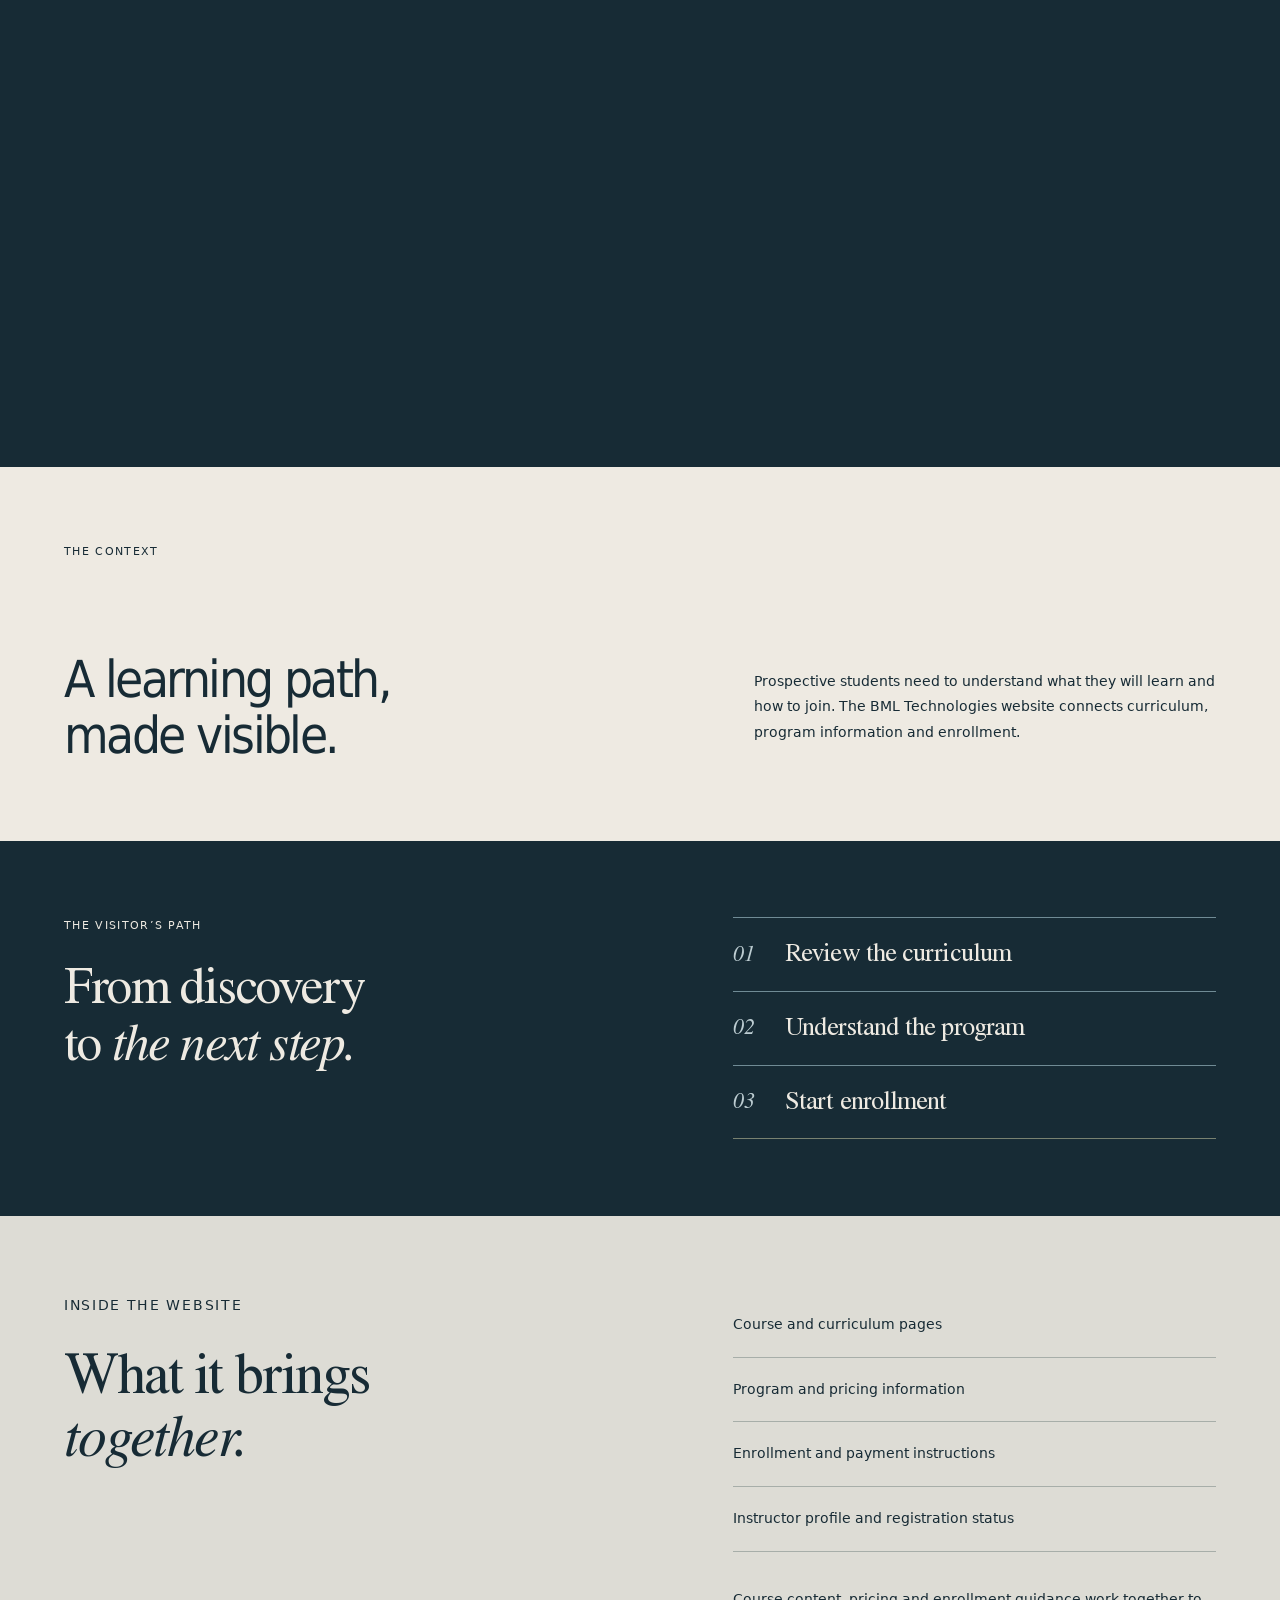
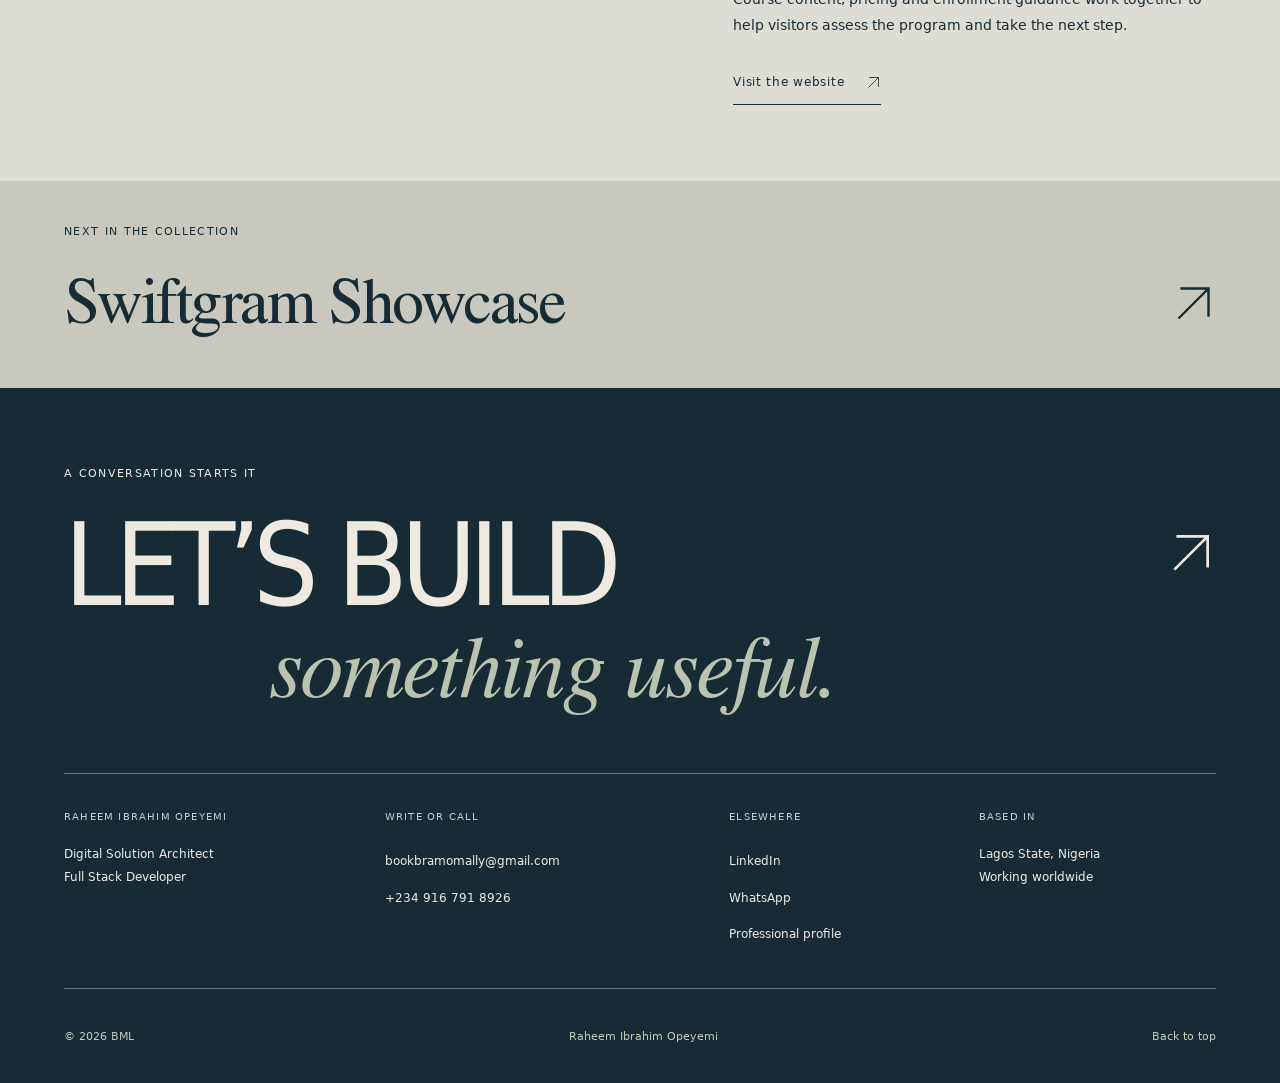
<file: bml-technologies.html>
<!DOCTYPE html>
<html lang="en"><head><meta charset="utf-8"><meta name="viewport" content="width=device-width,initial-scale=1"><title>BML Technologies Case Study | BML</title><style id="arrival-critical">.arrival{display:none}.arrival-active .arrival{position:fixed;inset:0;z-index:100;display:grid;place-items:center;background:#172b35}.arrival-active{overflow:hidden}.arrival-active body>:not(.arrival){visibility:hidden}.arrival img{width:min(36vw,280px);height:auto}@media(max-width:800px){.arrival img{width:min(46vw,220px)}}</style><script id="arrival-boot">(()=>{try{if(sessionStorage.getItem('bml-arrival-seen')==='1')return;sessionStorage.setItem('bml-arrival-seen','1')}catch{}document.documentElement.classList.add('arrival-active');setTimeout(()=>{if(!document.documentElement.classList.contains('arrival-active'))return;document.documentElement.classList.remove('arrival-active');document.querySelectorAll('.site-header,main,.site-footer').forEach(e=>e.inert=false)},2200)})();</script><meta name="description" content="A web development course website that connects curriculum, program details and enrollment in one experience."><meta name="theme-color" content="#eeeae2"><link rel="icon" type="image/jpeg" href="assets/BMLface.jpg"><link rel="canonical" href="https://bookbramomally-lab.github.io/bmldigitals/bml-technologies.html"><meta property="og:title" content="BML Technologies Case Study | BML"><meta property="og:description" content="A web development course website that connects curriculum, program details and enrollment in one experience."><meta property="og:type" content="website"><meta property="og:url" content="https://bookbramomally-lab.github.io/bmldigitals/bml-technologies.html"><meta property="og:image" content="https://bookbramomally-lab.github.io/bmldigitals/assets/BMLfavicon.png"><meta property="og:image:alt" content="BML logo"><meta property="og:image:width" content="1377"><meta property="og:image:height" content="1142"><meta name="twitter:card" content="summary_large_image"><link rel="preload" href="assets/fonts/display.woff" as="font" type="font/woff" crossorigin><link rel="stylesheet" href="style.css"><script src="entrance.js" defer></script><script src="optics.js" defer></script><script src="app.js" defer></script><script type="application/ld+json">{"@context": "https://schema.org", "@type": "CreativeWork", "name": "BML Technologies website", "url": "https://bmltechnologies.courses", "description": "A web development course website that connects curriculum, program details and enrollment in one experience.", "creator": {"@type": "Person", "name": "Raheem Ibrahim Opeyemi"}}</script><link rel="apple-touch-icon" href="assets/BMLface.jpg"></head><body id="top" data-page="bml-technologies" data-edition="optical"><div class="arrival" aria-hidden="true"><img src="assets/BMLfavicon.png" alt="" width="1377" height="1142" fetchpriority="high"></div><a class="skip" href="#content">Skip to content</a><header class="site-header"><a class="brand" href="index.html" aria-label="BML homepage"><img src="assets/BMLfavicon.png" width="46" height="38" alt=""><span>BML</span></a><nav id="navigation" aria-label="Main navigation"><a href="index.html" data-nav-number="01"><span>Home</span></a><a href="portfolio.html" aria-current="page" data-nav-number="02"><span>Work</span></a><a href="about.html" data-nav-number="03"><span>About</span></a><a href="services.html" data-nav-number="04"><span>Services</span></a><a href="contact.html" data-nav-number="05"><span>Contact</span></a><div class="menu-note"><p>Lagos, Nigeria<br>Working worldwide</p><a class="text-link" href="mailto:bookbramomally@gmail.com"><span>Start a conversation</span><svg class="arrow" viewbox="0 0 24 24" fill="none" aria-hidden="true"><path d="M4 20 20 4M5 4h15v15" stroke="currentColor" stroke-width="1.3"></path></svg></a></div></nav><a class="header-contact" href="contact.html">Discuss a project</a><button class="menu-button" type="button" aria-label="Open navigation" aria-expanded="false" aria-controls="navigation"><span></span><span></span></button><span class="reading-line" aria-hidden="true"></span></header><main id="content"><section class="page-opener"><p class="eyebrow">Education website</p><h1 class="display-title" data-type style="view-transition-name:title-bml-course"><span class="type-line"><span>BML</span></span><span class="type-line"><span><em>Technologies.</em></span></span></h1><div class="opener-bottom"><p>A learning path, made visible.</p><span class="opener-meta">Project 03 / BML</span></div></section><div class="case-live-link"><a class="text-link" href="portfolio.html"><span>All projects</span><svg class="arrow" viewbox="0 0 24 24" fill="none" aria-hidden="true"><path d="M4 20 20 4M5 4h15v15" stroke="currentColor" stroke-width="1.3"></path></svg></a><a class="text-link" href="https://bmltechnologies.courses" target="_blank" rel="noopener"><span>Visit live website</span><svg class="arrow" viewbox="0 0 24 24" fill="none" aria-hidden="true"><path d="M4 20 20 4M5 4h15v15" stroke="currentColor" stroke-width="1.3"></path></svg></a></div><section class="film-story case-preview" data-film-story><div class="film-stage"><div class="film-plane" data-optic="" aria-label="BML Technologies preview" style="view-transition-name:preview-bml-course"><div class="optic-frame" tabindex="-1" role="group" aria-label="Focus area for BML Technologies" aria-describedby="optic-help-0"><video class="project-film" muted playsinline preload="none" poster="assets/bml-course-homepage.jpg" aria-label="Animated homepage capture of BML Technologies"><source src="assets/bml-course-film.mp4" type="video/mp4"></video><canvas class="optic-canvas" aria-hidden="true" hidden=""></canvas></div><div class="optic-tools"><span class="optic-mark">Homepage study</span><button type="button" class="optic-toggle" aria-expanded="false" aria-controls="optic-panel-0">Explore detail</button></div><div class="optic-panel" id="optic-panel-0" hidden=""><label>Magnification<select class="optic-zoom" aria-label="Magnification for BML Technologies"><option value="1.5">1.5×</option><option value="2">2×</option><option value="2.5" selected>2.5×</option><option value="3">3×</option></select></label><label class="optic-timeline">Preview position<input type="range" class="optic-scrub" min="0" max="100" step="1" value="0" aria-label="Preview position for BML Technologies"></label><p class="optic-help" id="optic-help-0">Drag to move the focus. Arrow keys move it too. Escape returns to the full view.</p><output class="visually-hidden optic-status" aria-live="polite">Focus at centre</output></div></div><div class="film-caption"><span>BML Technologies / Homepage</span><a class="text-link" href="https://bmltechnologies.courses" target="_blank" rel="noopener"><span>Visit website</span><svg class="arrow" viewbox="0 0 24 24" fill="none" aria-hidden="true"><path d="M4 20 20 4M5 4h15v15" stroke="currentColor" stroke-width="1.3"></path></svg></a></div></div></section><section class="case-context"><p class="eyebrow">The context</p><h2>A learning path, made visible.</h2><p>Prospective students need to understand what they will learn and how to join. The BML Technologies website connects curriculum, program information and enrollment.</p></section><section class="case-journey"><div><p class="eyebrow">The visitor’s path</p><h2>From discovery<br>to <em>the next step.</em></h2></div><ol><li><span>01</span><h3>Review the curriculum</h3></li><li><span>02</span><h3>Understand the program</h3></li><li><span>03</span><h3>Start enrollment</h3></li></ol></section><section class="case-detail"><div><p class="eyebrow">Inside the website</p><h2>What it brings<br><em>together.</em></h2></div><div><ul><li>Course and curriculum pages</li><li>Program and pricing information</li><li>Enrollment and payment instructions</li><li>Instructor profile and registration status</li></ul><p>Course content, pricing and enrollment guidance work together to help visitors assess the program and take the next step.</p><a class="text-link" href="https://bmltechnologies.courses" target="_blank" rel="noopener"><span>Visit the website</span><svg class="arrow" viewbox="0 0 24 24" fill="none" aria-hidden="true"><path d="M4 20 20 4M5 4h15v15" stroke="currentColor" stroke-width="1.3"></path></svg></a></div></section><nav class="next-case" aria-label="Next project"><p class="eyebrow">Next in the collection</p><a href="swiftgram-showcase.html"><span>Swiftgram Showcase</span><svg class="arrow" viewbox="0 0 24 24" fill="none" aria-hidden="true"><path d="M4 20 20 4M5 4h15v15" stroke="currentColor" stroke-width="1.3"></path></svg></a></nav></main><footer class="site-footer"><div class="footer-invitation"><p class="eyebrow">A conversation starts it</p><a class="footer-call" href="contact.html"><span>LET’S BUILD</span><em>something useful.</em><svg class="arrow" viewbox="0 0 24 24" fill="none" aria-hidden="true"><path d="M4 20 20 4M5 4h15v15" stroke="currentColor" stroke-width="1.3"></path></svg></a></div><div class="footer-details"><div><p class="eyebrow">Raheem Ibrahim Opeyemi</p><p>Digital Solution Architect<br>Full Stack Developer</p></div><div><p class="eyebrow">Write or call</p><a href="mailto:bookbramomally@gmail.com">bookbramomally@gmail.com</a><a href="tel:+2349167918926">+234 916 791 8926</a></div><div><p class="eyebrow">Elsewhere</p><a href="https://www.linkedin.com/in/bramoml" target="_blank" rel="noopener">LinkedIn</a><a href="https://wa.me/2349167918926" target="_blank" rel="noopener">WhatsApp</a><a href="resume.html">Professional profile</a></div><div><p class="eyebrow">Based in</p><p>Lagos State, Nigeria<br>Working worldwide</p></div></div><div class="footer-bottom"><span>© <span class="year">2026</span> BML</span><span>Raheem Ibrahim Opeyemi</span><a href="#top">Back to top</a></div></footer></body></html>
</file>
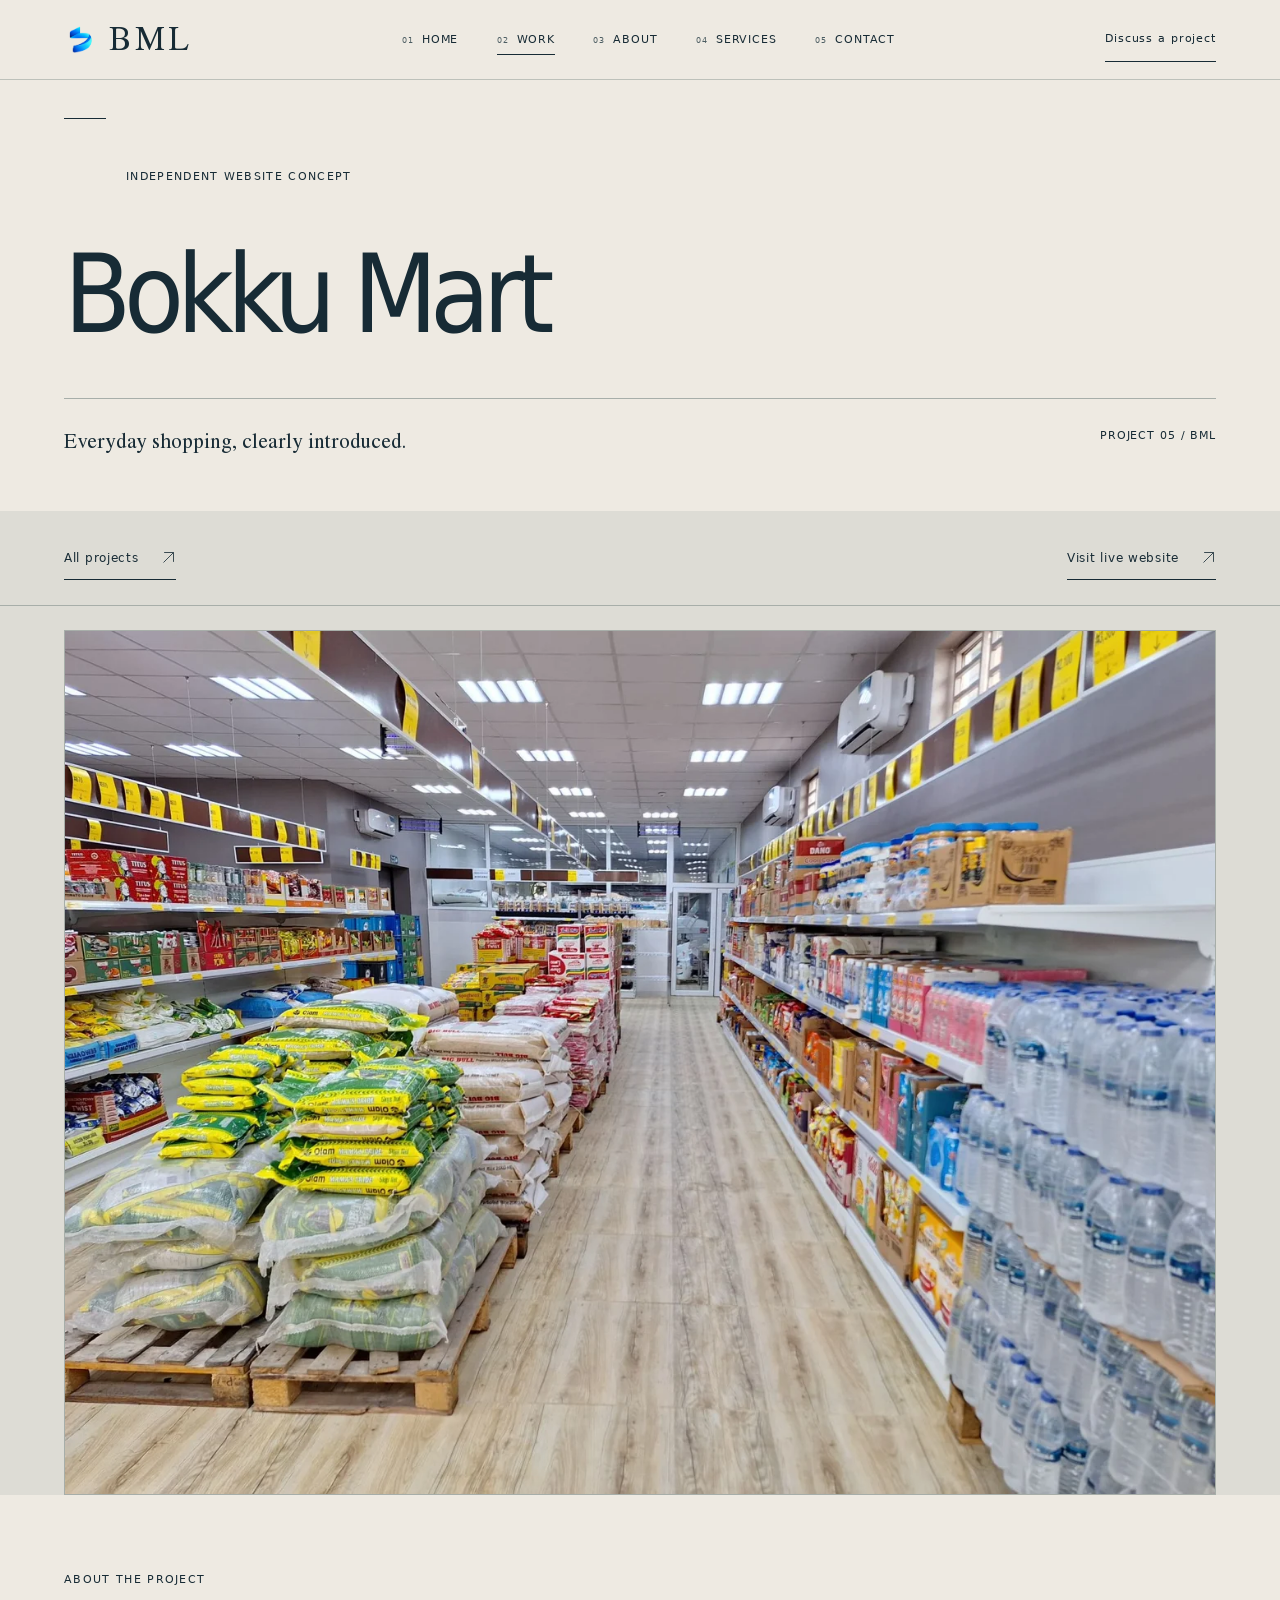
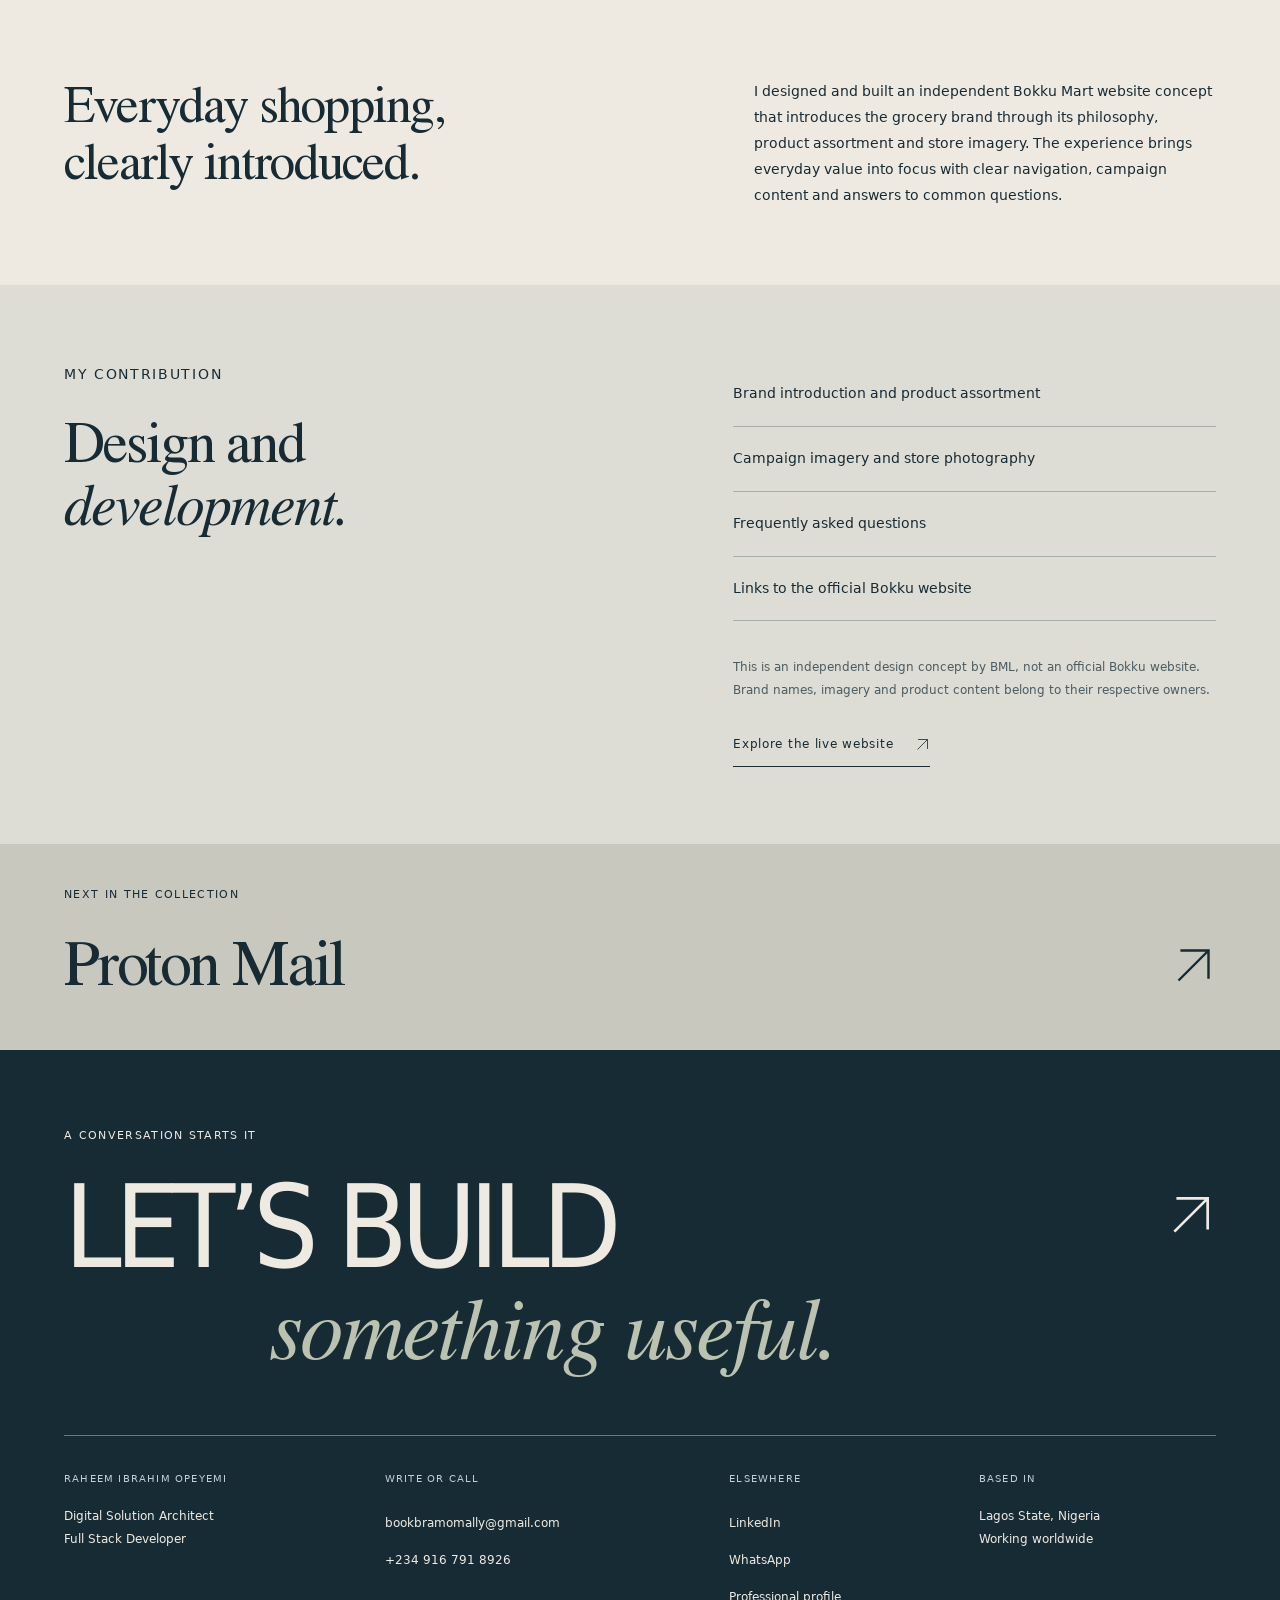
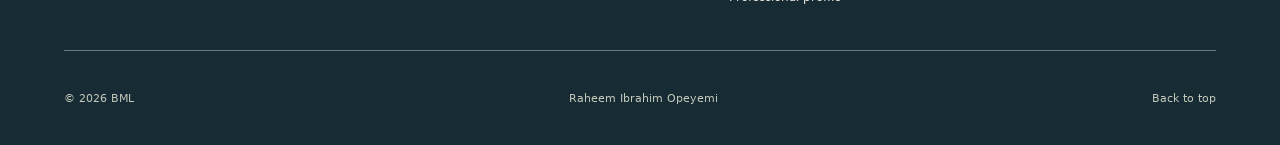
<file: bokku-mart.html>
<!DOCTYPE html>
<html lang="en"><head><meta charset="utf-8"><meta name="viewport" content="width=device-width,initial-scale=1"><title>Bokku Mart Project | BML</title><style id="arrival-critical">.arrival{display:none}.arrival-active .arrival{position:fixed;inset:0;z-index:100;display:grid;place-items:center;background:#172b35}.arrival-active{overflow:hidden}.arrival-active body>:not(.arrival){visibility:hidden}.arrival img{width:min(36vw,280px);height:auto}@media(max-width:800px){.arrival img{width:min(46vw,220px)}}</style><script id="arrival-boot">(()=>{try{if(sessionStorage.getItem('bml-arrival-seen')==='1')return;sessionStorage.setItem('bml-arrival-seen','1')}catch{}document.documentElement.classList.add('arrival-active');setTimeout(()=>{if(!document.documentElement.classList.contains('arrival-active'))return;document.documentElement.classList.remove('arrival-active');document.querySelectorAll('.site-header,main,.site-footer').forEach(e=>e.inert=false)},2200)})();</script><meta name="description" content="I designed and built an independent Bokku Mart website concept that introduces the grocery brand through its philosophy, product assortment and store imagery. The experience brings everyday value into focus with clear navigation, campaign content and answers to common questions."><meta name="theme-color" content="#eeeae2"><link rel="icon" type="image/jpeg" href="assets/BMLface.jpg"><link rel="canonical" href="https://bookbramomally-lab.github.io/bmldigitals/bokku-mart.html"><meta property="og:title" content="Bokku Mart Project | BML"><meta property="og:description" content="I designed and built an independent Bokku Mart website concept that introduces the grocery brand through its philosophy, product assortment and store imagery. The experience brings everyday value into focus with clear navigation, campaign content and answers to common questions."><meta property="og:type" content="website"><meta property="og:url" content="https://bookbramomally-lab.github.io/bmldigitals/bokku-mart.html"><meta property="og:image" content="https://bookbramomally-lab.github.io/bmldigitals/assets/BMLfavicon.png"><meta property="og:image:alt" content="BML logo"><meta property="og:image:width" content="1377"><meta property="og:image:height" content="1142"><meta name="twitter:card" content="summary_large_image"><link rel="preload" href="assets/fonts/display.woff" as="font" type="font/woff" crossorigin><link rel="stylesheet" href="style.css"><script src="entrance.js" defer></script><script src="optics.js" defer></script><script src="app.js" defer></script><script type="application/ld+json">{"@context": "https://schema.org", "@type": "CreativeWork", "name": "Bokku Mart website concept", "url": "https://bokkumartview.netlify.app/", "description": "I designed and built an independent Bokku Mart website concept that introduces the grocery brand through its philosophy, product assortment and store imagery. The experience brings everyday value into focus with clear navigation, campaign content and answers to common questions.", "creator": {"@type": "Person", "name": "Raheem Ibrahim Opeyemi"}}</script><link rel="apple-touch-icon" href="assets/BMLface.jpg"></head><body id="top" data-page="bokku-mart" data-edition="optical"><div class="arrival" aria-hidden="true"><img src="assets/BMLfavicon.png" alt="" width="1377" height="1142" fetchpriority="high"></div><a class="skip" href="#content">Skip to content</a><header class="site-header"><a class="brand" href="index.html" aria-label="BML homepage"><img src="assets/BMLfavicon.png" width="46" height="38" alt=""><span>BML</span></a><nav id="navigation" aria-label="Main navigation"><a href="index.html" data-nav-number="01"><span>Home</span></a><a href="portfolio.html" aria-current="page" data-nav-number="02"><span>Work</span></a><a href="about.html" data-nav-number="03"><span>About</span></a><a href="services.html" data-nav-number="04"><span>Services</span></a><a href="contact.html" data-nav-number="05"><span>Contact</span></a><div class="menu-note"><p>Lagos, Nigeria<br>Working worldwide</p><a class="text-link" href="mailto:bookbramomally@gmail.com"><span>Start a conversation</span><svg class="arrow" viewbox="0 0 24 24" fill="none" aria-hidden="true"><path d="M4 20 20 4M5 4h15v15" stroke="currentColor" stroke-width="1.3"></path></svg></a></div></nav><a class="header-contact" href="contact.html">Discuss a project</a><button class="menu-button" type="button" aria-label="Open navigation" aria-expanded="false" aria-controls="navigation"><span></span><span></span></button><span class="reading-line" aria-hidden="true"></span></header><main id="content"><section class="page-opener"><p class="eyebrow">Independent website concept</p><h1 class="display-title" data-type><span class="type-line"><span>Bokku Mart</span></span></h1><div class="opener-bottom"><p>Everyday shopping, clearly introduced.</p><span class="opener-meta">Project 05 / BML</span></div></section><div class="case-live-link"><a class="text-link" href="portfolio.html"><span>All projects</span><svg class="arrow" viewBox="0 0 24 24" fill="none" aria-hidden="true"><path d="M4 20 20 4M5 4h15v15" stroke="currentColor" stroke-width="1.3"></path></svg></a><a class="text-link" href="https://bokkumartview.netlify.app/" target="_blank" rel="noopener noreferrer"><span>Visit live website</span><svg class="arrow" viewBox="0 0 24 24" fill="none" aria-hidden="true"><path d="M4 20 20 4M5 4h15v15" stroke="currentColor" stroke-width="1.3"></path></svg></a></div><section class="snapshot-section"><a class="project-snapshot" href="https://bokkumartview.netlify.app/" target="_blank" rel="noopener noreferrer" aria-label="Visit Bokku Mart website"><img src="assets/bokku-preview.webp" alt="Project imagery from the Bokku Mart website concept built by BML"  loading="lazy"></a></section><section class="case-context"><p class="eyebrow">About the project</p><h2>Everyday shopping, clearly introduced.</h2><p>I designed and built an independent Bokku Mart website concept that introduces the grocery brand through its philosophy, product assortment and store imagery. The experience brings everyday value into focus with clear navigation, campaign content and answers to common questions.</p></section><section class="case-detail"><div><p class="eyebrow">My contribution</p><h2>Design and<br><em>development.</em></h2></div><div><ul><li>Brand introduction and product assortment</li><li>Campaign imagery and store photography</li><li>Frequently asked questions</li><li>Links to the official Bokku website</li></ul><p class="ownership-note">This is an independent design concept by BML, not an official Bokku website. Brand names, imagery and product content belong to their respective owners.</p><a class="text-link" href="https://bokkumartview.netlify.app/" target="_blank" rel="noopener noreferrer"><span>Explore the live website</span><svg class="arrow" viewBox="0 0 24 24" fill="none" aria-hidden="true"><path d="M4 20 20 4M5 4h15v15" stroke="currentColor" stroke-width="1.3"></path></svg></a></div></section><nav class="next-case" aria-label="Next project"><p class="eyebrow">Next in the collection</p><a href="proton-mail.html"><span>Proton Mail</span><svg class="arrow" viewBox="0 0 24 24" fill="none" aria-hidden="true"><path d="M4 20 20 4M5 4h15v15" stroke="currentColor" stroke-width="1.3"></path></svg></a></nav></main><footer class="site-footer"><div class="footer-invitation"><p class="eyebrow">A conversation starts it</p><a class="footer-call" href="contact.html"><span>LET’S BUILD</span><em>something useful.</em><svg class="arrow" viewbox="0 0 24 24" fill="none" aria-hidden="true"><path d="M4 20 20 4M5 4h15v15" stroke="currentColor" stroke-width="1.3"></path></svg></a></div><div class="footer-details"><div><p class="eyebrow">Raheem Ibrahim Opeyemi</p><p>Digital Solution Architect<br>Full Stack Developer</p></div><div><p class="eyebrow">Write or call</p><a href="mailto:bookbramomally@gmail.com">bookbramomally@gmail.com</a><a href="tel:+2349167918926">+234 916 791 8926</a></div><div><p class="eyebrow">Elsewhere</p><a href="https://www.linkedin.com/in/bramoml" target="_blank" rel="noopener">LinkedIn</a><a href="https://wa.me/2349167918926" target="_blank" rel="noopener">WhatsApp</a><a href="resume.html">Professional profile</a></div><div><p class="eyebrow">Based in</p><p>Lagos State, Nigeria<br>Working worldwide</p></div></div><div class="footer-bottom"><span>© <span class="year">2026</span> BML</span><span>Raheem Ibrahim Opeyemi</span><a href="#top">Back to top</a></div></footer></body></html>
</file>
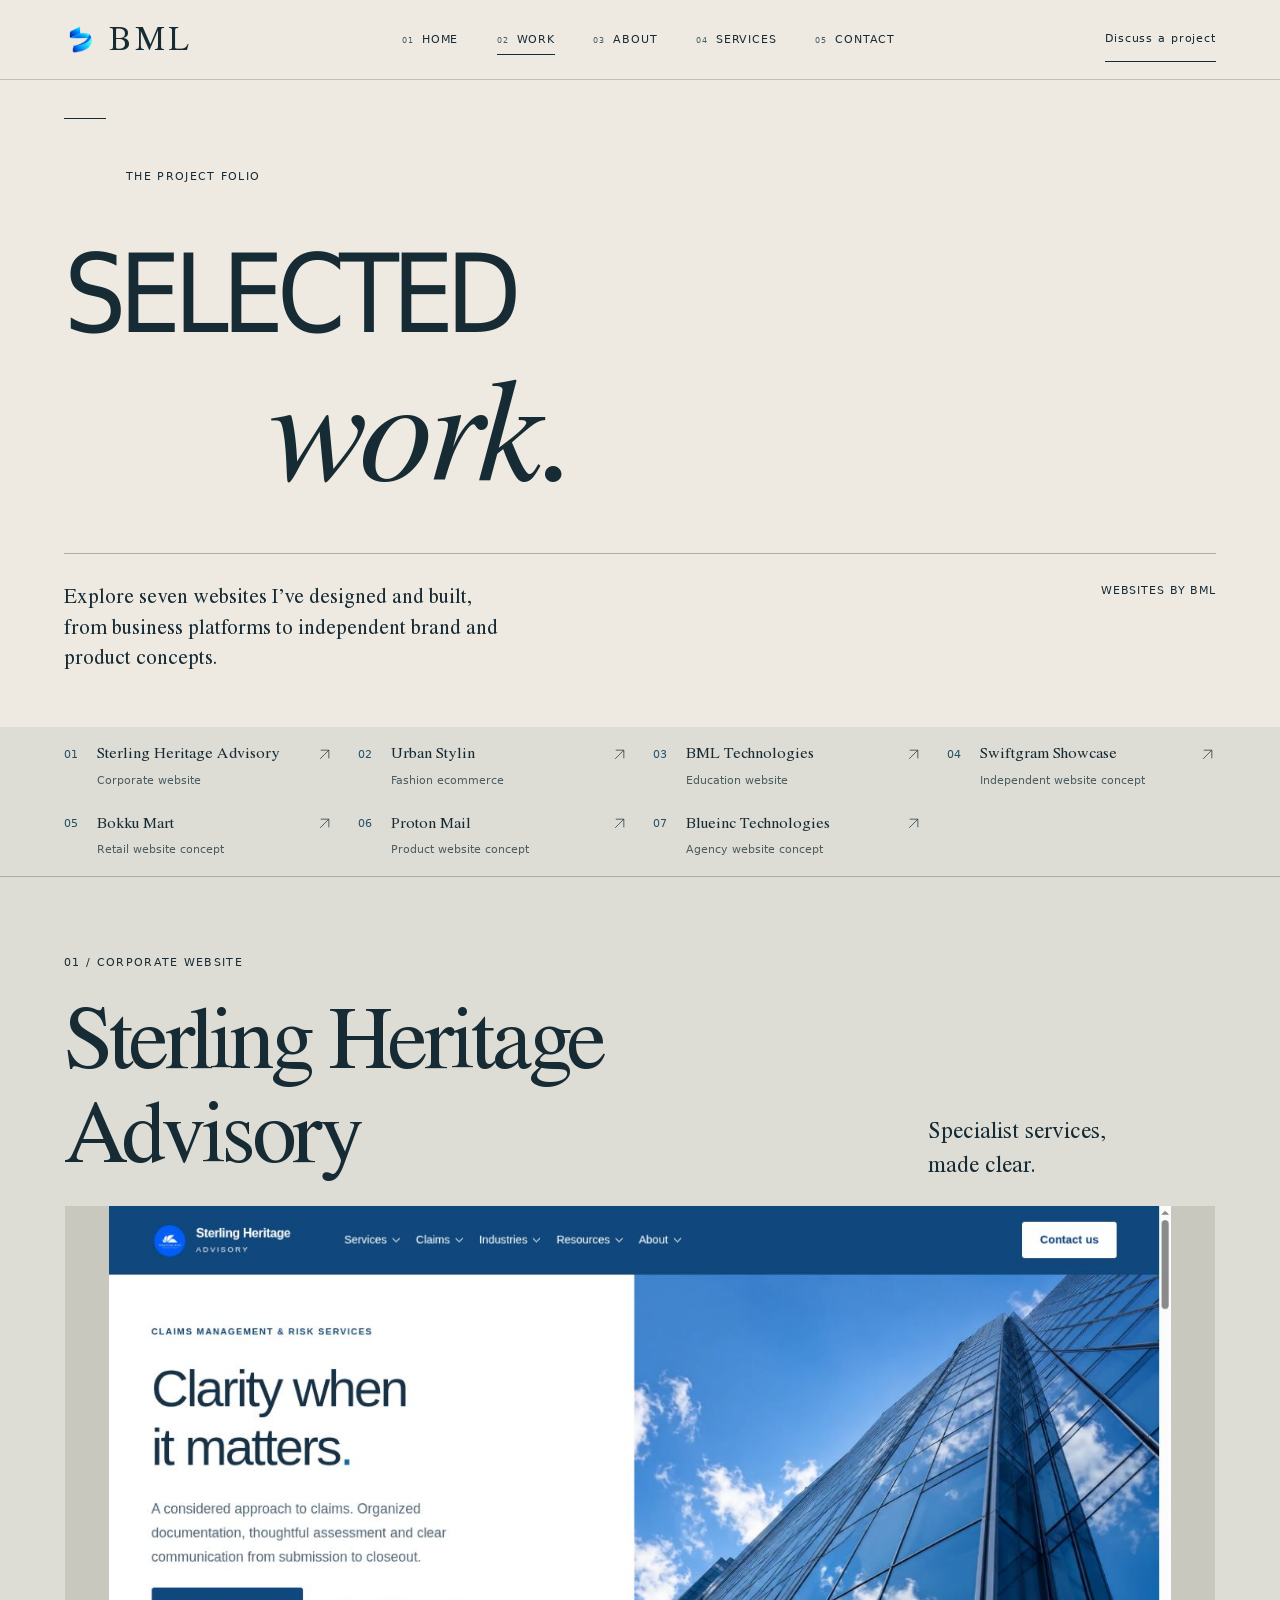
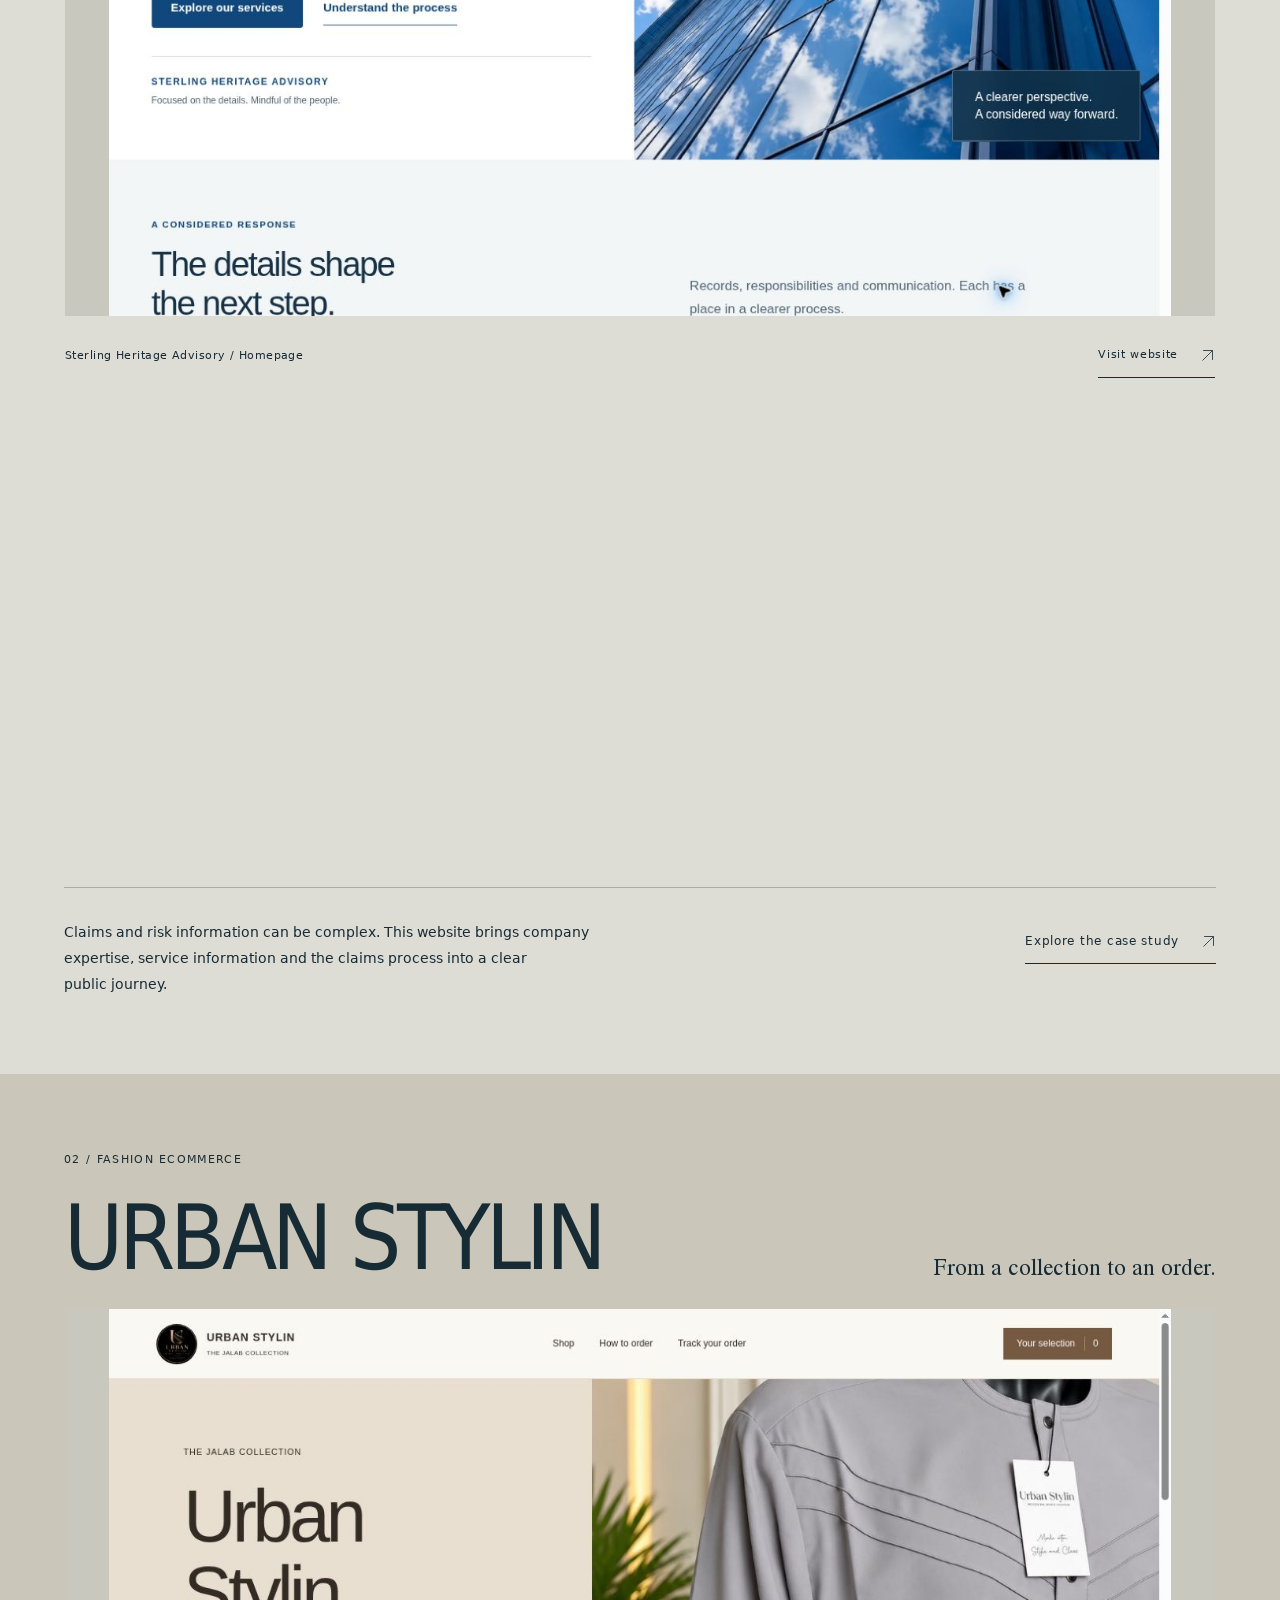
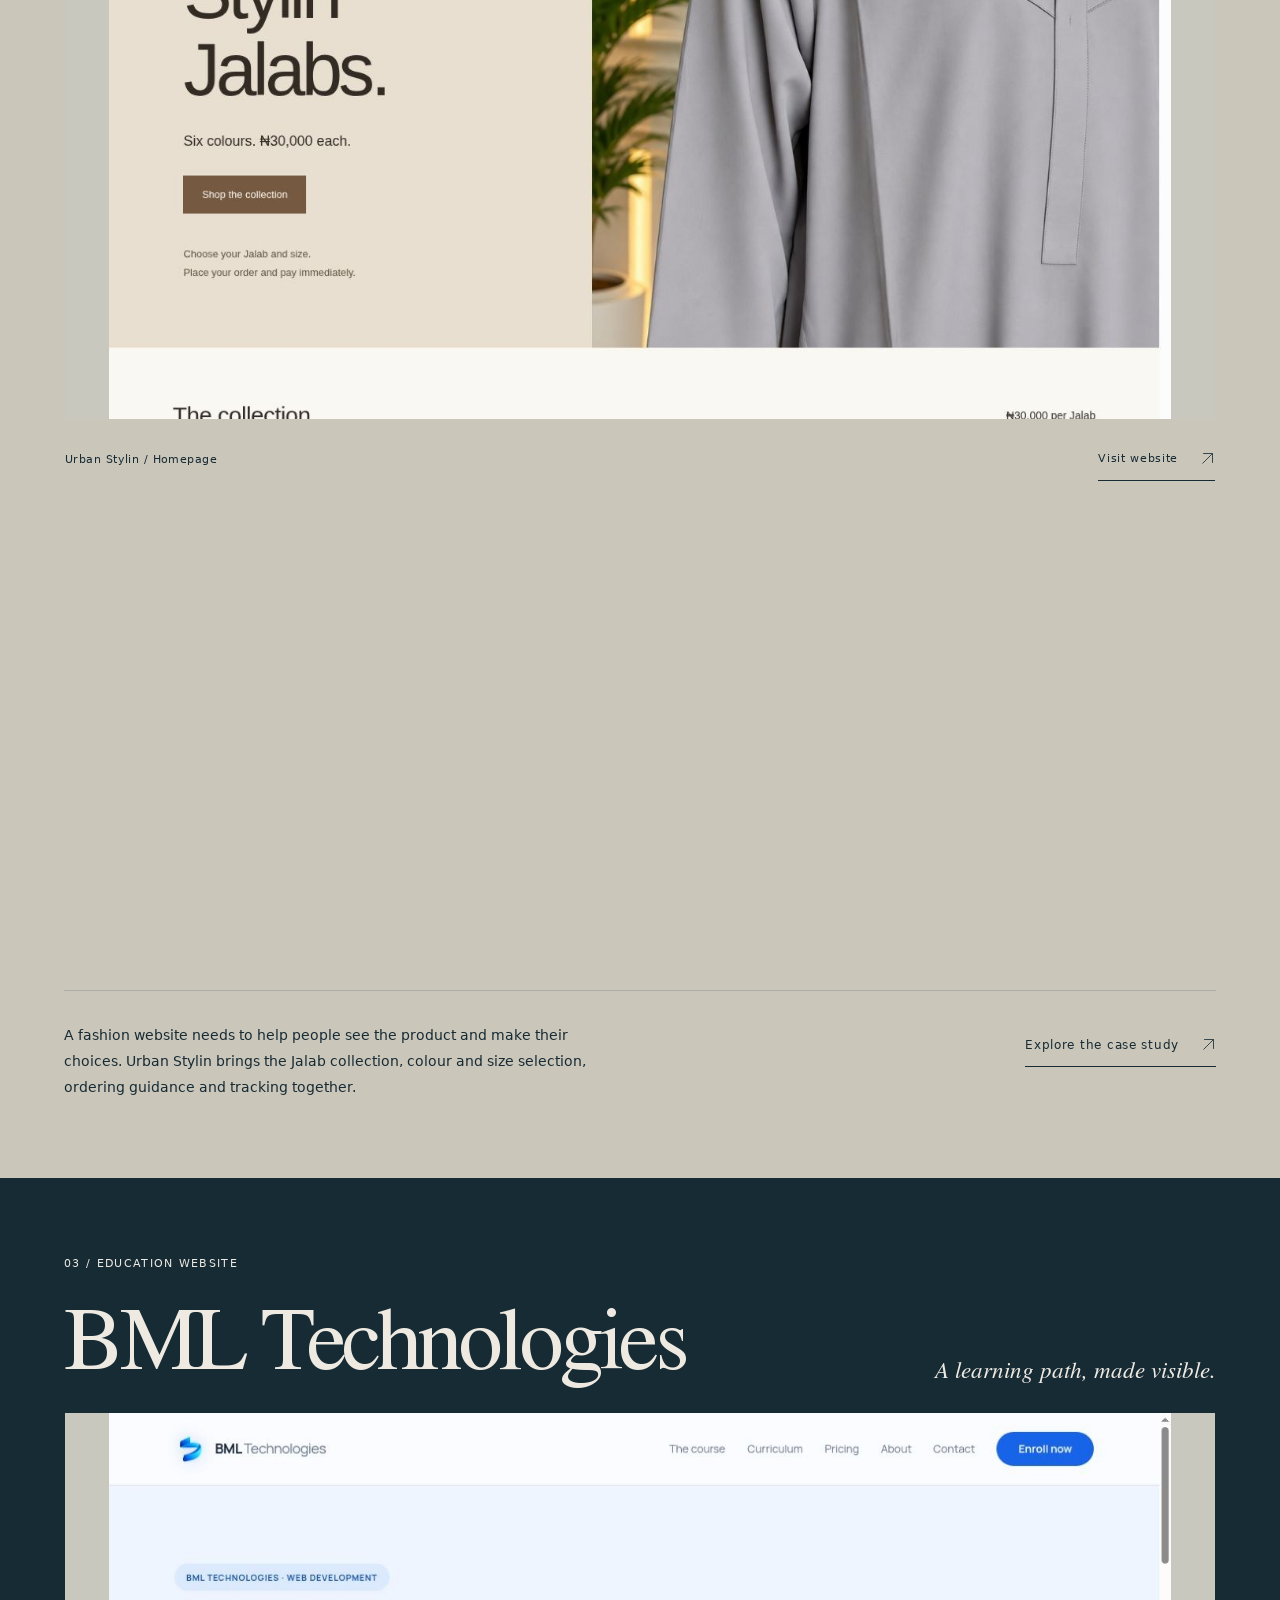
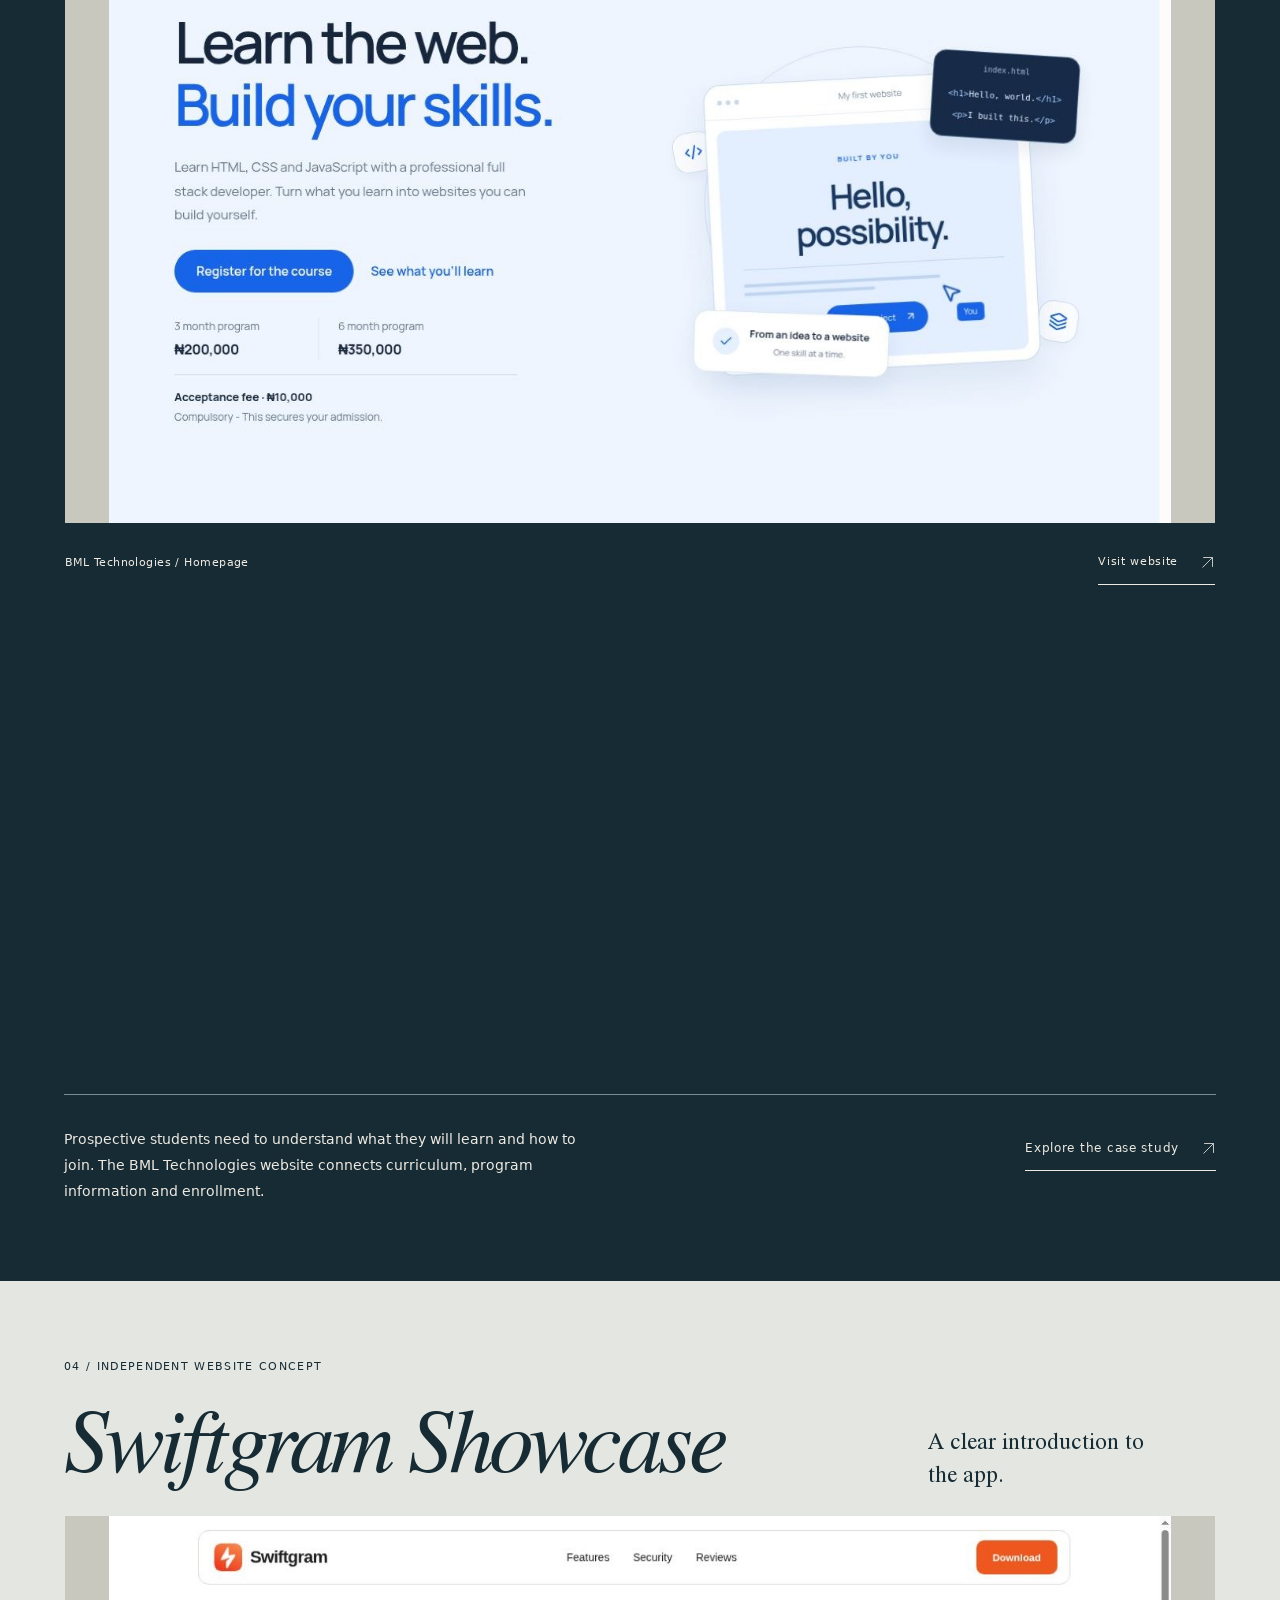
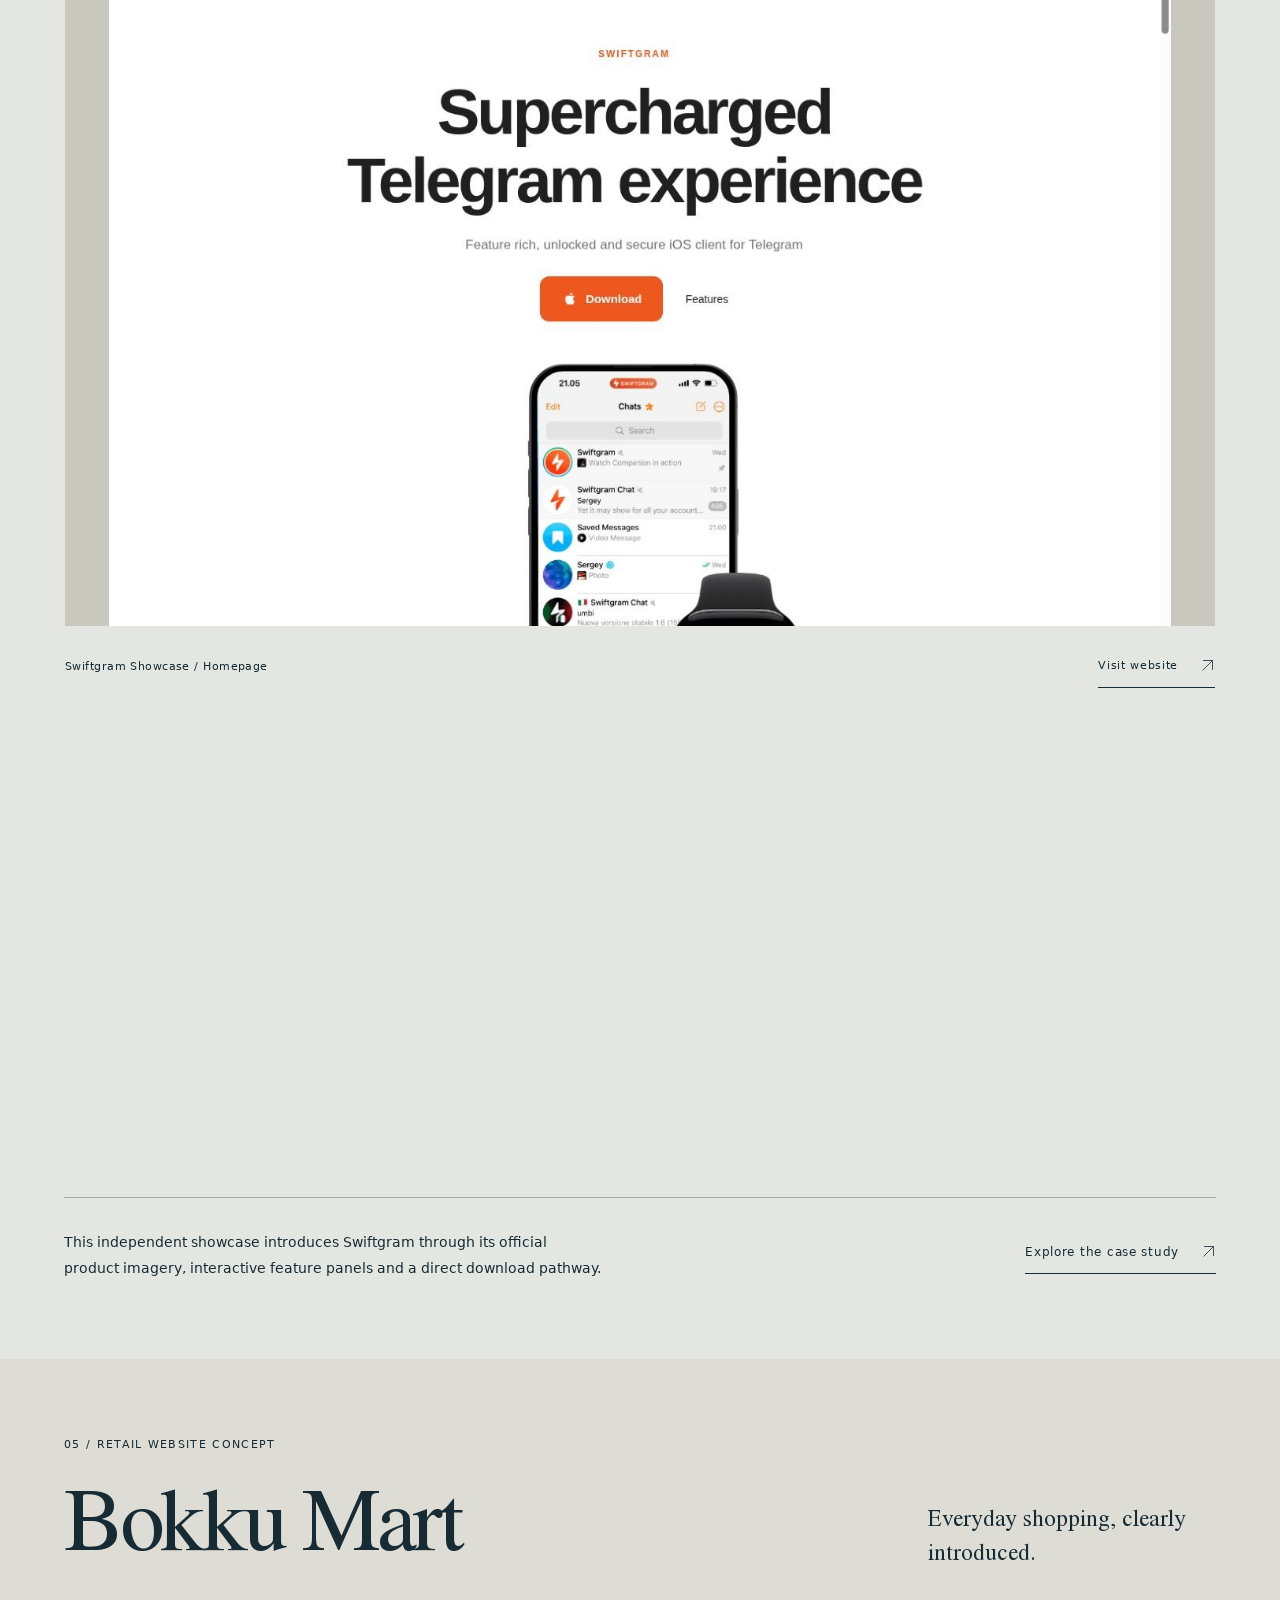
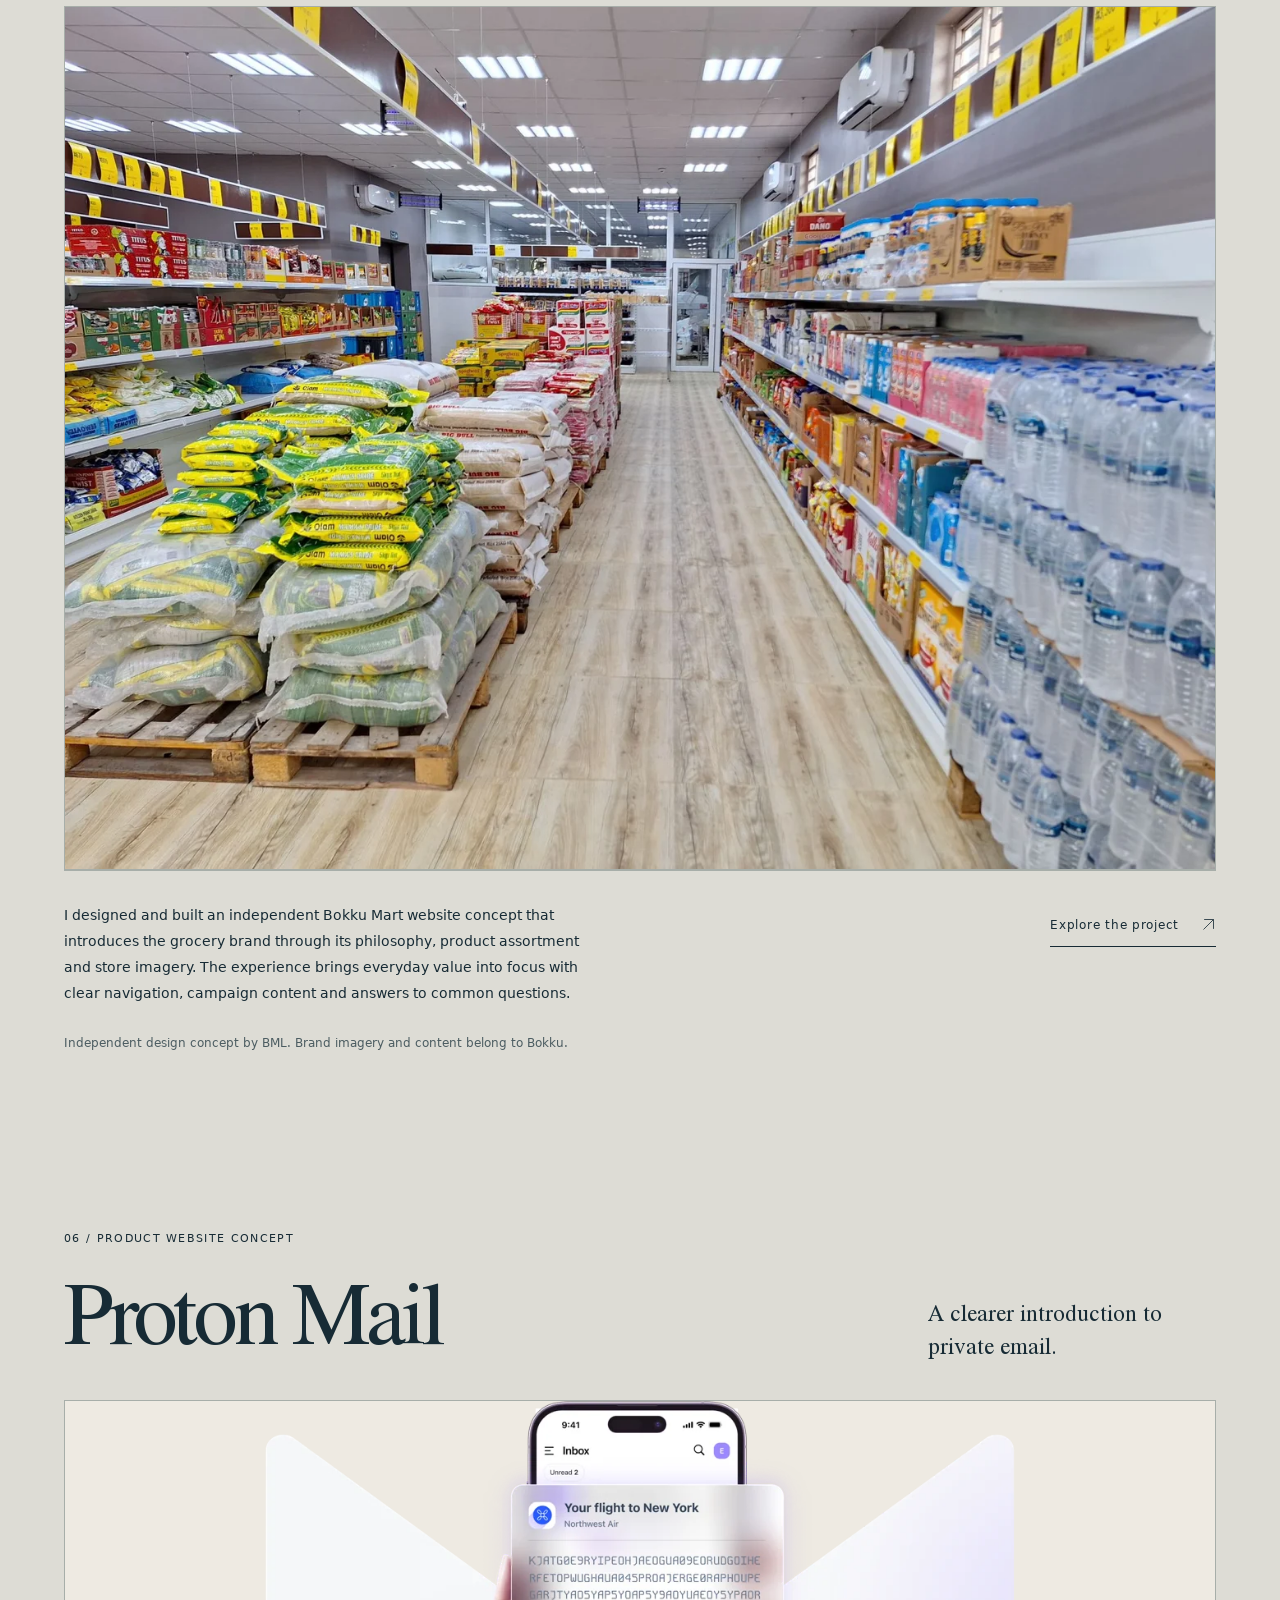
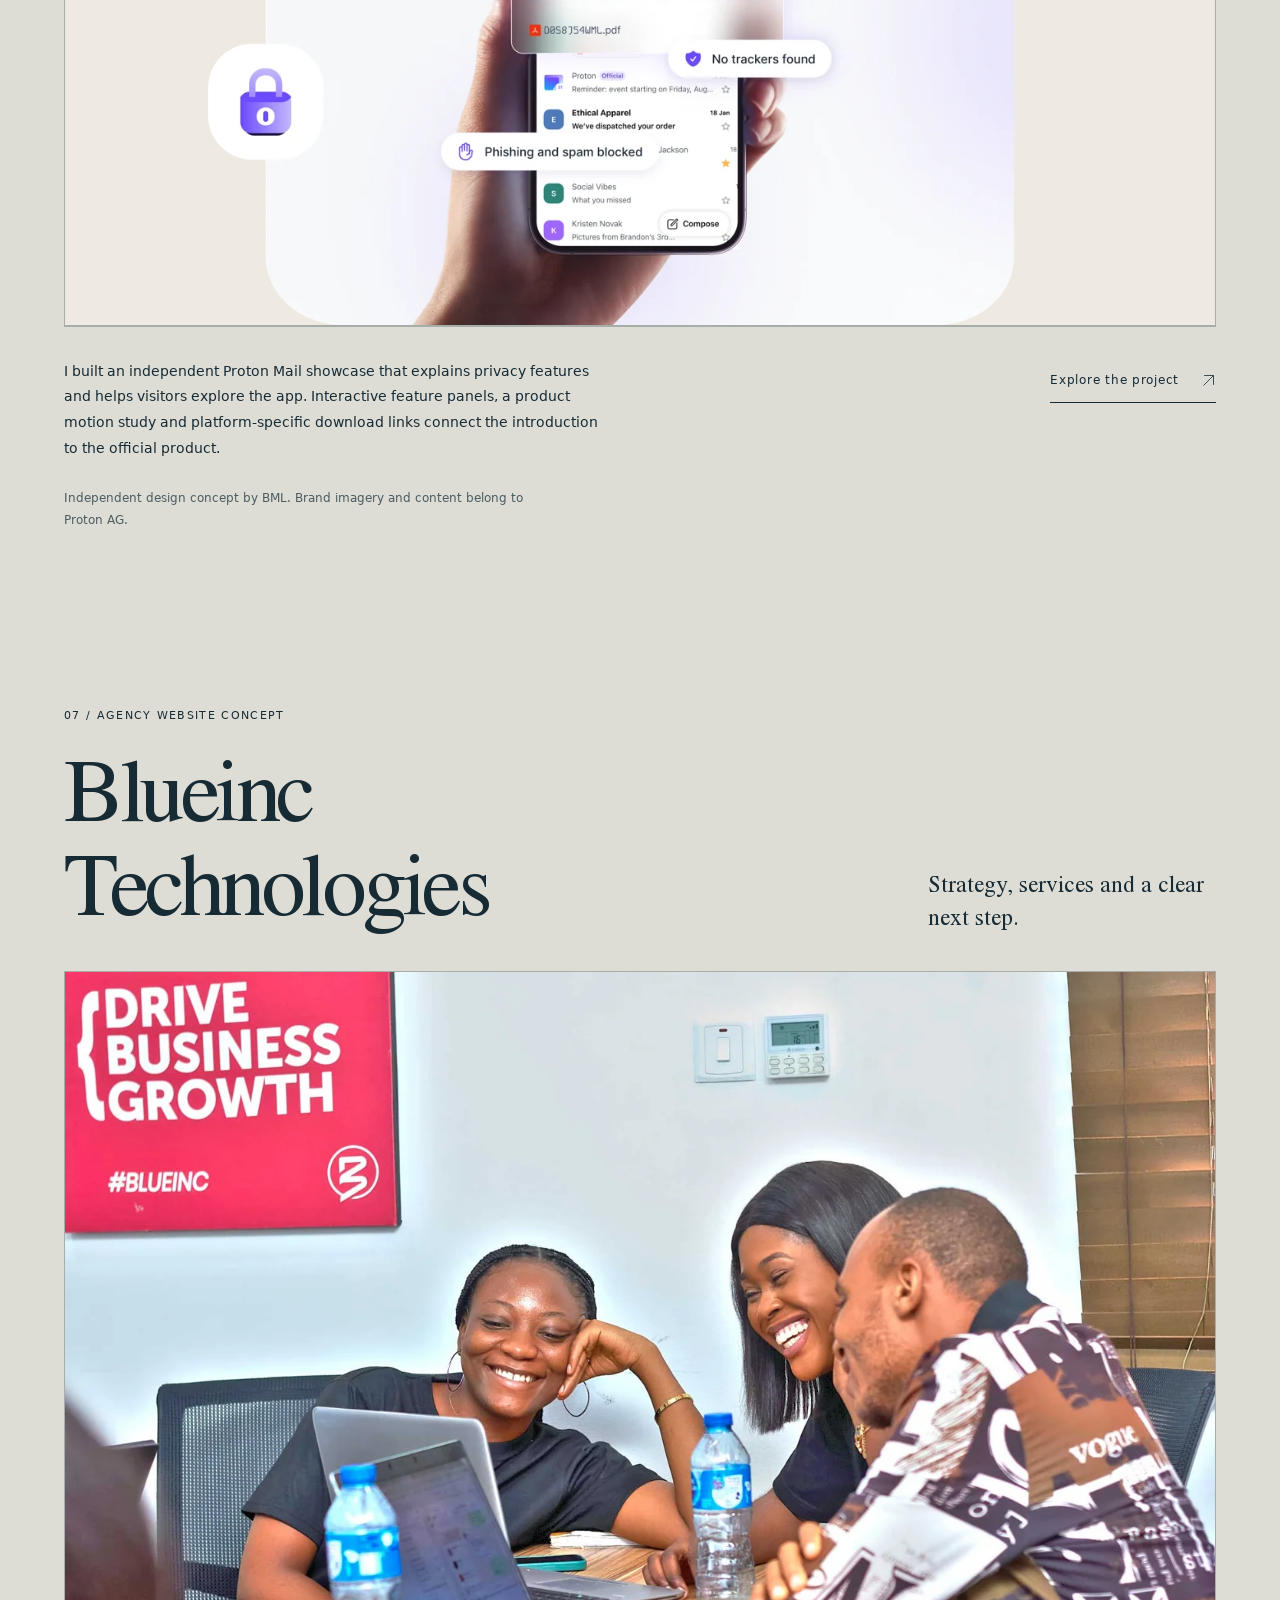
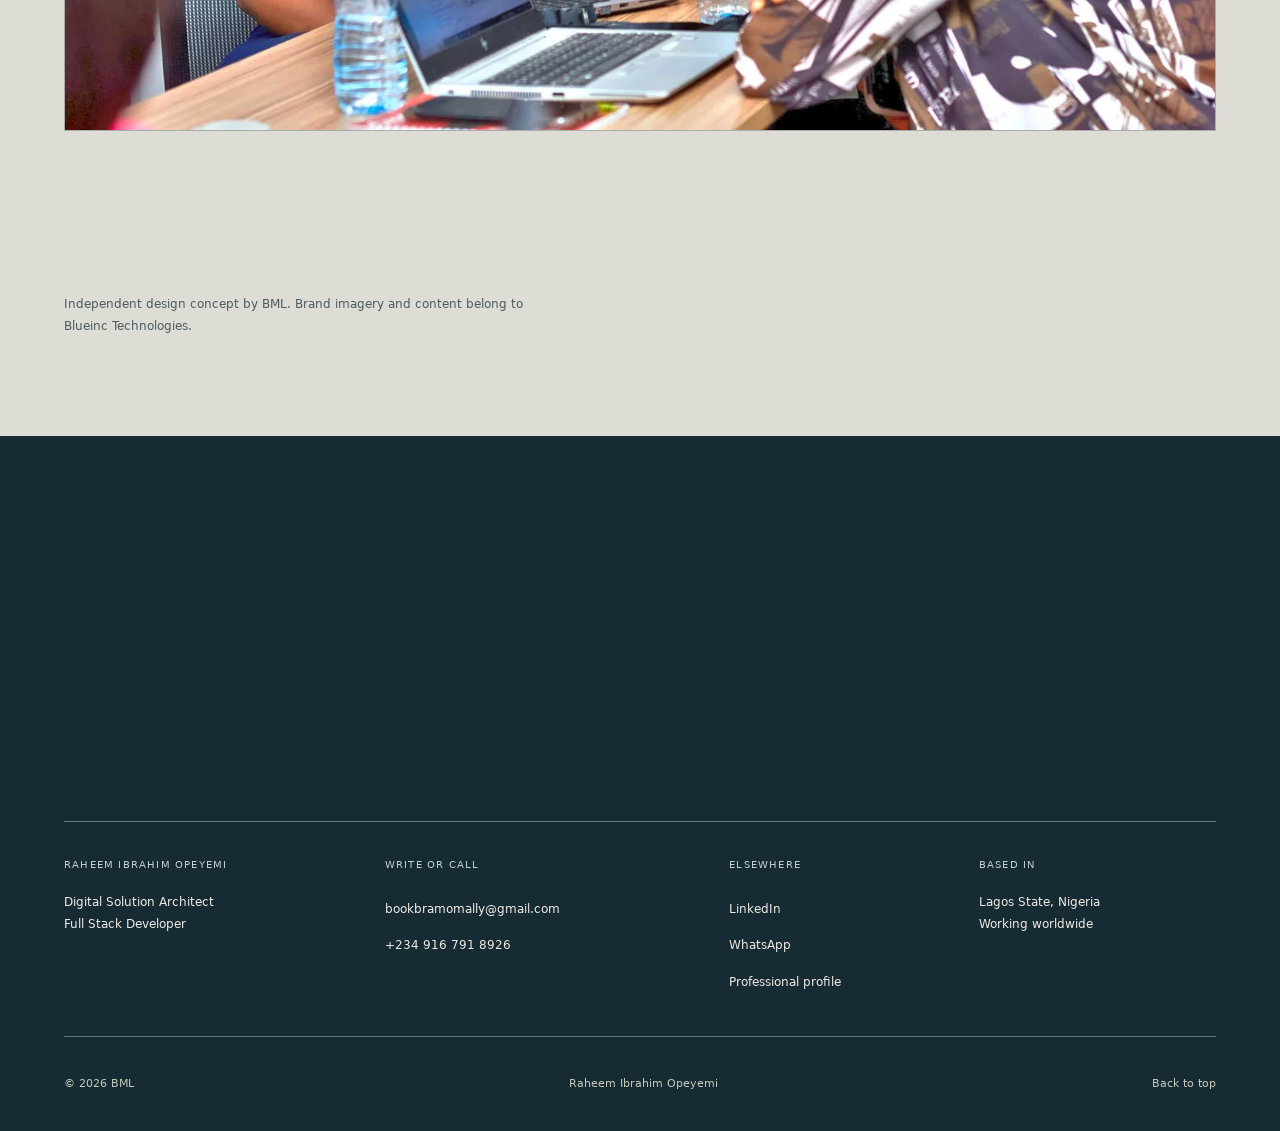
<file: portfolio.html>
<!DOCTYPE html>
<html lang="en"><head><meta charset="utf-8"><meta name="viewport" content="width=device-width,initial-scale=1"><title>Selected Work | BML</title><style id="arrival-critical">.arrival{display:none}.arrival-active .arrival{position:fixed;inset:0;z-index:100;display:grid;place-items:center;background:#172b35}.arrival-active{overflow:hidden}.arrival-active body>:not(.arrival){visibility:hidden}.arrival img{width:min(36vw,280px);height:auto}@media(max-width:800px){.arrival img{width:min(46vw,220px)}}</style><script id="arrival-boot">(()=>{try{if(sessionStorage.getItem('bml-arrival-seen')==='1')return;sessionStorage.setItem('bml-arrival-seen','1')}catch{}document.documentElement.classList.add('arrival-active');setTimeout(()=>{if(!document.documentElement.classList.contains('arrival-active'))return;document.documentElement.classList.remove('arrival-active');document.querySelectorAll('.site-header,main,.site-footer').forEach(e=>e.inert=false)},2200)})();</script><meta name="description" content="Explore seven projects by Raheem Ibrahim Opeyemi: business, ecommerce and education websites, plus independent brand and product concepts."><meta name="theme-color" content="#eeeae2"><link rel="icon" type="image/jpeg" href="assets/BMLface.jpg"><link rel="canonical" href="https://bookbramomally-lab.github.io/bmldigitals/portfolio.html"><meta property="og:title" content="Selected Work | BML"><meta property="og:description" content="Explore seven projects by Raheem Ibrahim Opeyemi: business, ecommerce and education websites, plus independent brand and product concepts."><meta property="og:type" content="website"><meta property="og:url" content="https://bookbramomally-lab.github.io/bmldigitals/portfolio.html"><meta property="og:image" content="https://bookbramomally-lab.github.io/bmldigitals/assets/BMLfavicon.png"><meta property="og:image:alt" content="BML logo"><meta property="og:image:width" content="1377"><meta property="og:image:height" content="1142"><meta name="twitter:card" content="summary_large_image"><link rel="preload" href="assets/fonts/display.woff" as="font" type="font/woff" crossorigin><link rel="stylesheet" href="style.css"><script src="entrance.js" defer></script><script src="optics.js" defer></script><script src="app.js" defer></script><script type="application/ld+json">{"@context": "https://schema.org", "@type": "Person", "name": "Raheem Ibrahim Opeyemi", "jobTitle": "Digital Solution Architect", "url": "https://bookbramomally-lab.github.io/bmldigitals", "email": "bookbramomally@gmail.com", "knowsAbout": ["Full stack development", "Website design", "API development", "Deployment"], "sameAs": ["https://www.linkedin.com/in/bramoml"]}</script><link rel="apple-touch-icon" href="assets/BMLface.jpg"></head><body id="top" data-page="portfolio" data-edition="optical"><div class="arrival" aria-hidden="true"><img src="assets/BMLfavicon.png" alt="" width="1377" height="1142" fetchpriority="high"></div><a class="skip" href="#content">Skip to content</a><header class="site-header"><a class="brand" href="index.html" aria-label="BML homepage"><img src="assets/BMLfavicon.png" width="46" height="38" alt=""><span>BML</span></a><nav id="navigation" aria-label="Main navigation"><a href="index.html" data-nav-number="01"><span>Home</span></a><a href="portfolio.html" aria-current="page" data-nav-number="02"><span>Work</span></a><a href="about.html" data-nav-number="03"><span>About</span></a><a href="services.html" data-nav-number="04"><span>Services</span></a><a href="contact.html" data-nav-number="05"><span>Contact</span></a><div class="menu-note"><p>Lagos, Nigeria<br>Working worldwide</p><a class="text-link" href="mailto:bookbramomally@gmail.com"><span>Start a conversation</span><svg class="arrow" viewbox="0 0 24 24" fill="none" aria-hidden="true"><path d="M4 20 20 4M5 4h15v15" stroke="currentColor" stroke-width="1.3"></path></svg></a></div></nav><a class="header-contact" href="contact.html">Discuss a project</a><button class="menu-button" type="button" aria-label="Open navigation" aria-expanded="false" aria-controls="navigation"><span></span><span></span></button><span class="reading-line" aria-hidden="true"></span></header><main id="content"><section class="page-opener"><p class="eyebrow">The project folio</p><h1 class="display-title" data-type><span class="type-line"><span>SELECTED</span></span><span class="type-line"><span><em>work.</em></span></span></h1><div class="opener-bottom"><p>Explore seven websites I’ve designed and built, from business platforms to independent brand and product concepts.</p><span class="opener-meta">Websites by BML</span></div></section><nav class="work-index" aria-label="Project index"><a href="#sterling-heritage"><span>01</span><strong>Sterling Heritage Advisory</strong><small>Corporate website</small><svg class="arrow" viewbox="0 0 24 24" fill="none" aria-hidden="true"><path d="M4 20 20 4M5 4h15v15" stroke="currentColor" stroke-width="1.3"></path></svg></a><a href="#urban-stylin"><span>02</span><strong>Urban Stylin</strong><small>Fashion ecommerce</small><svg class="arrow" viewbox="0 0 24 24" fill="none" aria-hidden="true"><path d="M4 20 20 4M5 4h15v15" stroke="currentColor" stroke-width="1.3"></path></svg></a><a href="#bml-technologies"><span>03</span><strong>BML Technologies</strong><small>Education website</small><svg class="arrow" viewbox="0 0 24 24" fill="none" aria-hidden="true"><path d="M4 20 20 4M5 4h15v15" stroke="currentColor" stroke-width="1.3"></path></svg></a><a href="#swiftgram-showcase"><span>04</span><strong>Swiftgram Showcase</strong><small>Independent website concept</small><svg class="arrow" viewbox="0 0 24 24" fill="none" aria-hidden="true"><path d="M4 20 20 4M5 4h15v15" stroke="currentColor" stroke-width="1.3"></path></svg></a><a href="#bokku-mart"><span>05</span><strong>Bokku Mart</strong><small>Retail website concept</small><svg class="arrow" viewBox="0 0 24 24" fill="none" aria-hidden="true"><path d="M4 20 20 4M5 4h15v15" stroke="currentColor" stroke-width="1.3"></path></svg></a><a href="#proton-mail"><span>06</span><strong>Proton Mail</strong><small>Product website concept</small><svg class="arrow" viewBox="0 0 24 24" fill="none" aria-hidden="true"><path d="M4 20 20 4M5 4h15v15" stroke="currentColor" stroke-width="1.3"></path></svg></a><a href="#blueinc-technologies"><span>07</span><strong>Blueinc Technologies</strong><small>Agency website concept</small><svg class="arrow" viewBox="0 0 24 24" fill="none" aria-hidden="true"><path d="M4 20 20 4M5 4h15v15" stroke="currentColor" stroke-width="1.3"></path></svg></a></nav><article class="work-chapter chapter-1" id="sterling-heritage"><div class="chapter-intro"><p class="eyebrow">01 / Corporate website</p><h2 data-type style="view-transition-name:title-sterling">Sterling Heritage Advisory</h2><p class="chapter-thesis">Specialist services, made clear.</p></div><section class="film-story " data-film-story><div class="film-stage"><div class="film-plane" data-optic="" aria-label="Sterling Heritage Advisory preview" style="view-transition-name:preview-sterling"><div class="optic-frame" tabindex="-1" role="group" aria-label="Focus area for Sterling Heritage Advisory" aria-describedby="optic-help-0"><video class="project-film" muted playsinline preload="none" poster="assets/sterling-homepage.jpg" aria-label="Animated homepage capture of Sterling Heritage Advisory"><source src="assets/sterling-film.mp4" type="video/mp4"></video><canvas class="optic-canvas" aria-hidden="true" hidden=""></canvas></div><div class="optic-tools"><span class="optic-mark">Homepage study</span><button type="button" class="optic-toggle" aria-expanded="false" aria-controls="optic-panel-0">Explore detail</button></div><div class="optic-panel" id="optic-panel-0" hidden=""><label>Magnification<select class="optic-zoom" aria-label="Magnification for Sterling Heritage Advisory"><option value="1.5">1.5×</option><option value="2">2×</option><option value="2.5" selected>2.5×</option><option value="3">3×</option></select></label><label class="optic-timeline">Preview position<input type="range" class="optic-scrub" min="0" max="100" step="1" value="0" aria-label="Preview position for Sterling Heritage Advisory"></label><p class="optic-help" id="optic-help-0">Drag to move the focus. Arrow keys move it too. Escape returns to the full view.</p><output class="visually-hidden optic-status" aria-live="polite">Focus at centre</output></div></div><div class="film-caption"><span>Sterling Heritage Advisory / Homepage</span><a class="text-link" href="https://sterlingheritageadvisory.com" target="_blank" rel="noopener"><span>Visit website</span><svg class="arrow" viewbox="0 0 24 24" fill="none" aria-hidden="true"><path d="M4 20 20 4M5 4h15v15" stroke="currentColor" stroke-width="1.3"></path></svg></a></div></div></section><div class="chapter-ending"><p>Claims and risk information can be complex. This website brings company expertise, service information and the claims process into a clear public journey.</p><a class="text-link" href="sterling-heritage.html"><span>Explore the case study</span><svg class="arrow" viewbox="0 0 24 24" fill="none" aria-hidden="true"><path d="M4 20 20 4M5 4h15v15" stroke="currentColor" stroke-width="1.3"></path></svg></a></div></article><article class="work-chapter chapter-2" id="urban-stylin"><div class="chapter-intro"><p class="eyebrow">02 / Fashion ecommerce</p><h2 data-type style="view-transition-name:title-urban">Urban Stylin</h2><p class="chapter-thesis">From a collection to an order.</p></div><section class="film-story " data-film-story><div class="film-stage"><div class="film-plane" data-optic="" aria-label="Urban Stylin preview" style="view-transition-name:preview-urban"><div class="optic-frame" tabindex="-1" role="group" aria-label="Focus area for Urban Stylin" aria-describedby="optic-help-1"><video class="project-film" muted playsinline preload="none" poster="assets/urban-homepage.jpg" aria-label="Animated homepage capture of Urban Stylin"><source src="assets/urban-film.mp4" type="video/mp4"></video><canvas class="optic-canvas" aria-hidden="true" hidden=""></canvas></div><div class="optic-tools"><span class="optic-mark">Homepage study</span><button type="button" class="optic-toggle" aria-expanded="false" aria-controls="optic-panel-1">Explore detail</button></div><div class="optic-panel" id="optic-panel-1" hidden=""><label>Magnification<select class="optic-zoom" aria-label="Magnification for Urban Stylin"><option value="1.5">1.5×</option><option value="2">2×</option><option value="2.5" selected>2.5×</option><option value="3">3×</option></select></label><label class="optic-timeline">Preview position<input type="range" class="optic-scrub" min="0" max="100" step="1" value="0" aria-label="Preview position for Urban Stylin"></label><p class="optic-help" id="optic-help-1">Drag to move the focus. Arrow keys move it too. Escape returns to the full view.</p><output class="visually-hidden optic-status" aria-live="polite">Focus at centre</output></div></div><div class="film-caption"><span>Urban Stylin / Homepage</span><a class="text-link" href="https://urban-stylin-jalabs.netlify.app" target="_blank" rel="noopener"><span>Visit website</span><svg class="arrow" viewbox="0 0 24 24" fill="none" aria-hidden="true"><path d="M4 20 20 4M5 4h15v15" stroke="currentColor" stroke-width="1.3"></path></svg></a></div></div></section><div class="chapter-ending"><p>A fashion website needs to help people see the product and make their choices. Urban Stylin brings the Jalab collection, colour and size selection, ordering guidance and tracking together.</p><a class="text-link" href="urban-stylin.html"><span>Explore the case study</span><svg class="arrow" viewbox="0 0 24 24" fill="none" aria-hidden="true"><path d="M4 20 20 4M5 4h15v15" stroke="currentColor" stroke-width="1.3"></path></svg></a></div></article><article class="work-chapter chapter-3" id="bml-technologies"><div class="chapter-intro"><p class="eyebrow">03 / Education website</p><h2 data-type style="view-transition-name:title-bml-course">BML Technologies</h2><p class="chapter-thesis">A learning path, made visible.</p></div><section class="film-story " data-film-story><div class="film-stage"><div class="film-plane" data-optic="" aria-label="BML Technologies preview" style="view-transition-name:preview-bml-course"><div class="optic-frame" tabindex="-1" role="group" aria-label="Focus area for BML Technologies" aria-describedby="optic-help-2"><video class="project-film" muted playsinline preload="none" poster="assets/bml-course-homepage.jpg" aria-label="Animated homepage capture of BML Technologies"><source src="assets/bml-course-film.mp4" type="video/mp4"></video><canvas class="optic-canvas" aria-hidden="true" hidden=""></canvas></div><div class="optic-tools"><span class="optic-mark">Homepage study</span><button type="button" class="optic-toggle" aria-expanded="false" aria-controls="optic-panel-2">Explore detail</button></div><div class="optic-panel" id="optic-panel-2" hidden=""><label>Magnification<select class="optic-zoom" aria-label="Magnification for BML Technologies"><option value="1.5">1.5×</option><option value="2">2×</option><option value="2.5" selected>2.5×</option><option value="3">3×</option></select></label><label class="optic-timeline">Preview position<input type="range" class="optic-scrub" min="0" max="100" step="1" value="0" aria-label="Preview position for BML Technologies"></label><p class="optic-help" id="optic-help-2">Drag to move the focus. Arrow keys move it too. Escape returns to the full view.</p><output class="visually-hidden optic-status" aria-live="polite">Focus at centre</output></div></div><div class="film-caption"><span>BML Technologies / Homepage</span><a class="text-link" href="https://bmltechnologies.courses" target="_blank" rel="noopener"><span>Visit website</span><svg class="arrow" viewbox="0 0 24 24" fill="none" aria-hidden="true"><path d="M4 20 20 4M5 4h15v15" stroke="currentColor" stroke-width="1.3"></path></svg></a></div></div></section><div class="chapter-ending"><p>Prospective students need to understand what they will learn and how to join. The BML Technologies website connects curriculum, program information and enrollment.</p><a class="text-link" href="bml-technologies.html"><span>Explore the case study</span><svg class="arrow" viewbox="0 0 24 24" fill="none" aria-hidden="true"><path d="M4 20 20 4M5 4h15v15" stroke="currentColor" stroke-width="1.3"></path></svg></a></div></article><article class="work-chapter chapter-4" id="swiftgram-showcase"><div class="chapter-intro"><p class="eyebrow">04 / Independent website concept</p><h2 data-type style="view-transition-name:title-swiftgram">Swiftgram Showcase</h2><p class="chapter-thesis">A clear introduction to the app.</p></div><section class="film-story " data-film-story><div class="film-stage"><div class="film-plane" data-optic="" aria-label="Swiftgram Showcase preview" style="view-transition-name:preview-swiftgram"><div class="optic-frame" tabindex="-1" role="group" aria-label="Focus area for Swiftgram Showcase" aria-describedby="optic-help-3"><video class="project-film" muted playsinline preload="none" poster="assets/swiftgram-homepage.jpg" aria-label="Animated homepage capture of Swiftgram Showcase"><source src="assets/swiftgram-film.mp4" type="video/mp4"></video><canvas class="optic-canvas" aria-hidden="true" hidden=""></canvas></div><div class="optic-tools"><span class="optic-mark">Homepage study</span><button type="button" class="optic-toggle" aria-expanded="false" aria-controls="optic-panel-3">Explore detail</button></div><div class="optic-panel" id="optic-panel-3" hidden=""><label>Magnification<select class="optic-zoom" aria-label="Magnification for Swiftgram Showcase"><option value="1.5">1.5×</option><option value="2">2×</option><option value="2.5" selected>2.5×</option><option value="3">3×</option></select></label><label class="optic-timeline">Preview position<input type="range" class="optic-scrub" min="0" max="100" step="1" value="0" aria-label="Preview position for Swiftgram Showcase"></label><p class="optic-help" id="optic-help-3">Drag to move the focus. Arrow keys move it too. Escape returns to the full view.</p><output class="visually-hidden optic-status" aria-live="polite">Focus at centre</output></div></div><div class="film-caption"><span>Swiftgram Showcase / Homepage</span><a class="text-link" href="https://swiftgram-bml-showcase.netlify.app" target="_blank" rel="noopener"><span>Visit website</span><svg class="arrow" viewbox="0 0 24 24" fill="none" aria-hidden="true"><path d="M4 20 20 4M5 4h15v15" stroke="currentColor" stroke-width="1.3"></path></svg></a></div></div></section><div class="chapter-ending"><p>This independent showcase introduces Swiftgram through its official product imagery, interactive feature panels and a direct download pathway.</p><a class="text-link" href="swiftgram-showcase.html"><span>Explore the case study</span><svg class="arrow" viewbox="0 0 24 24" fill="none" aria-hidden="true"><path d="M4 20 20 4M5 4h15v15" stroke="currentColor" stroke-width="1.3"></path></svg></a></div></article><article class="work-chapter new-work-chapter" id="bokku-mart"><div class="chapter-intro"><p class="eyebrow">05 / Retail website concept</p><h2 data-type>Bokku Mart</h2><p class="chapter-thesis">Everyday shopping, clearly introduced.</p></div><a class="project-snapshot" href="https://bokkumartview.netlify.app/" target="_blank" rel="noopener noreferrer" aria-label="Visit Bokku Mart website"><img src="assets/bokku-preview.webp" alt="Project imagery from the Bokku Mart website concept built by BML"  loading="lazy"></a><div class="chapter-ending"><p>I designed and built an independent Bokku Mart website concept that introduces the grocery brand through its philosophy, product assortment and store imagery. The experience brings everyday value into focus with clear navigation, campaign content and answers to common questions.</p><a class="text-link" href="bokku-mart.html"><span>Explore the project</span><svg class="arrow" viewBox="0 0 24 24" fill="none" aria-hidden="true"><path d="M4 20 20 4M5 4h15v15" stroke="currentColor" stroke-width="1.3"></path></svg></a></div><p class="ownership-note">Independent design concept by BML. Brand imagery and content belong to Bokku.</p></article><article class="work-chapter new-work-chapter" id="proton-mail"><div class="chapter-intro"><p class="eyebrow">06 / Product website concept</p><h2 data-type>Proton Mail</h2><p class="chapter-thesis">A clearer introduction to private email.</p></div><a class="project-snapshot" href="https://exploreprotonmail.netlify.app/" target="_blank" rel="noopener noreferrer" aria-label="Visit Proton Mail website"><img src="assets/proton-preview.webp" alt="Project imagery from the Proton Mail website concept built by BML"  loading="lazy"></a><div class="chapter-ending"><p>I built an independent Proton Mail showcase that explains privacy features and helps visitors explore the app. Interactive feature panels, a product motion study and platform-specific download links connect the introduction to the official product.</p><a class="text-link" href="proton-mail.html"><span>Explore the project</span><svg class="arrow" viewBox="0 0 24 24" fill="none" aria-hidden="true"><path d="M4 20 20 4M5 4h15v15" stroke="currentColor" stroke-width="1.3"></path></svg></a></div><p class="ownership-note">Independent design concept by BML. Brand imagery and content belong to Proton AG.</p></article><article class="work-chapter new-work-chapter" id="blueinc-technologies"><div class="chapter-intro"><p class="eyebrow">07 / Agency website concept</p><h2 data-type>Blueinc Technologies</h2><p class="chapter-thesis">Strategy, services and a clear next step.</p></div><a class="project-snapshot" href="https://blueinctech.netlify.app/" target="_blank" rel="noopener noreferrer" aria-label="Visit Blueinc Technologies website"><img src="assets/blueinc-preview.webp" alt="Project imagery from the Blueinc Technologies website concept built by BML"  loading="lazy"></a><div class="chapter-ending"><p>I designed and developed an independent Blueinc Technologies website concept that brings the agency’s services, approach and company information together. A changing hero, service navigation and contact pathways help visitors explore the business and find a relevant next step.</p><a class="text-link" href="blueinc-technologies.html"><span>Explore the project</span><svg class="arrow" viewBox="0 0 24 24" fill="none" aria-hidden="true"><path d="M4 20 20 4M5 4h15v15" stroke="currentColor" stroke-width="1.3"></path></svg></a></div><p class="ownership-note">Independent design concept by BML. Brand imagery and content belong to Blueinc Technologies.</p></article></main><footer class="site-footer"><div class="footer-invitation"><p class="eyebrow">A conversation starts it</p><a class="footer-call" href="contact.html"><span>LET’S BUILD</span><em>something useful.</em><svg class="arrow" viewbox="0 0 24 24" fill="none" aria-hidden="true"><path d="M4 20 20 4M5 4h15v15" stroke="currentColor" stroke-width="1.3"></path></svg></a></div><div class="footer-details"><div><p class="eyebrow">Raheem Ibrahim Opeyemi</p><p>Digital Solution Architect<br>Full Stack Developer</p></div><div><p class="eyebrow">Write or call</p><a href="mailto:bookbramomally@gmail.com">bookbramomally@gmail.com</a><a href="tel:+2349167918926">+234 916 791 8926</a></div><div><p class="eyebrow">Elsewhere</p><a href="https://www.linkedin.com/in/bramoml" target="_blank" rel="noopener">LinkedIn</a><a href="https://wa.me/2349167918926" target="_blank" rel="noopener">WhatsApp</a><a href="resume.html">Professional profile</a></div><div><p class="eyebrow">Based in</p><p>Lagos State, Nigeria<br>Working worldwide</p></div></div><div class="footer-bottom"><span>© <span class="year">2026</span> BML</span><span>Raheem Ibrahim Opeyemi</span><a href="#top">Back to top</a></div></footer></body></html>
</file>
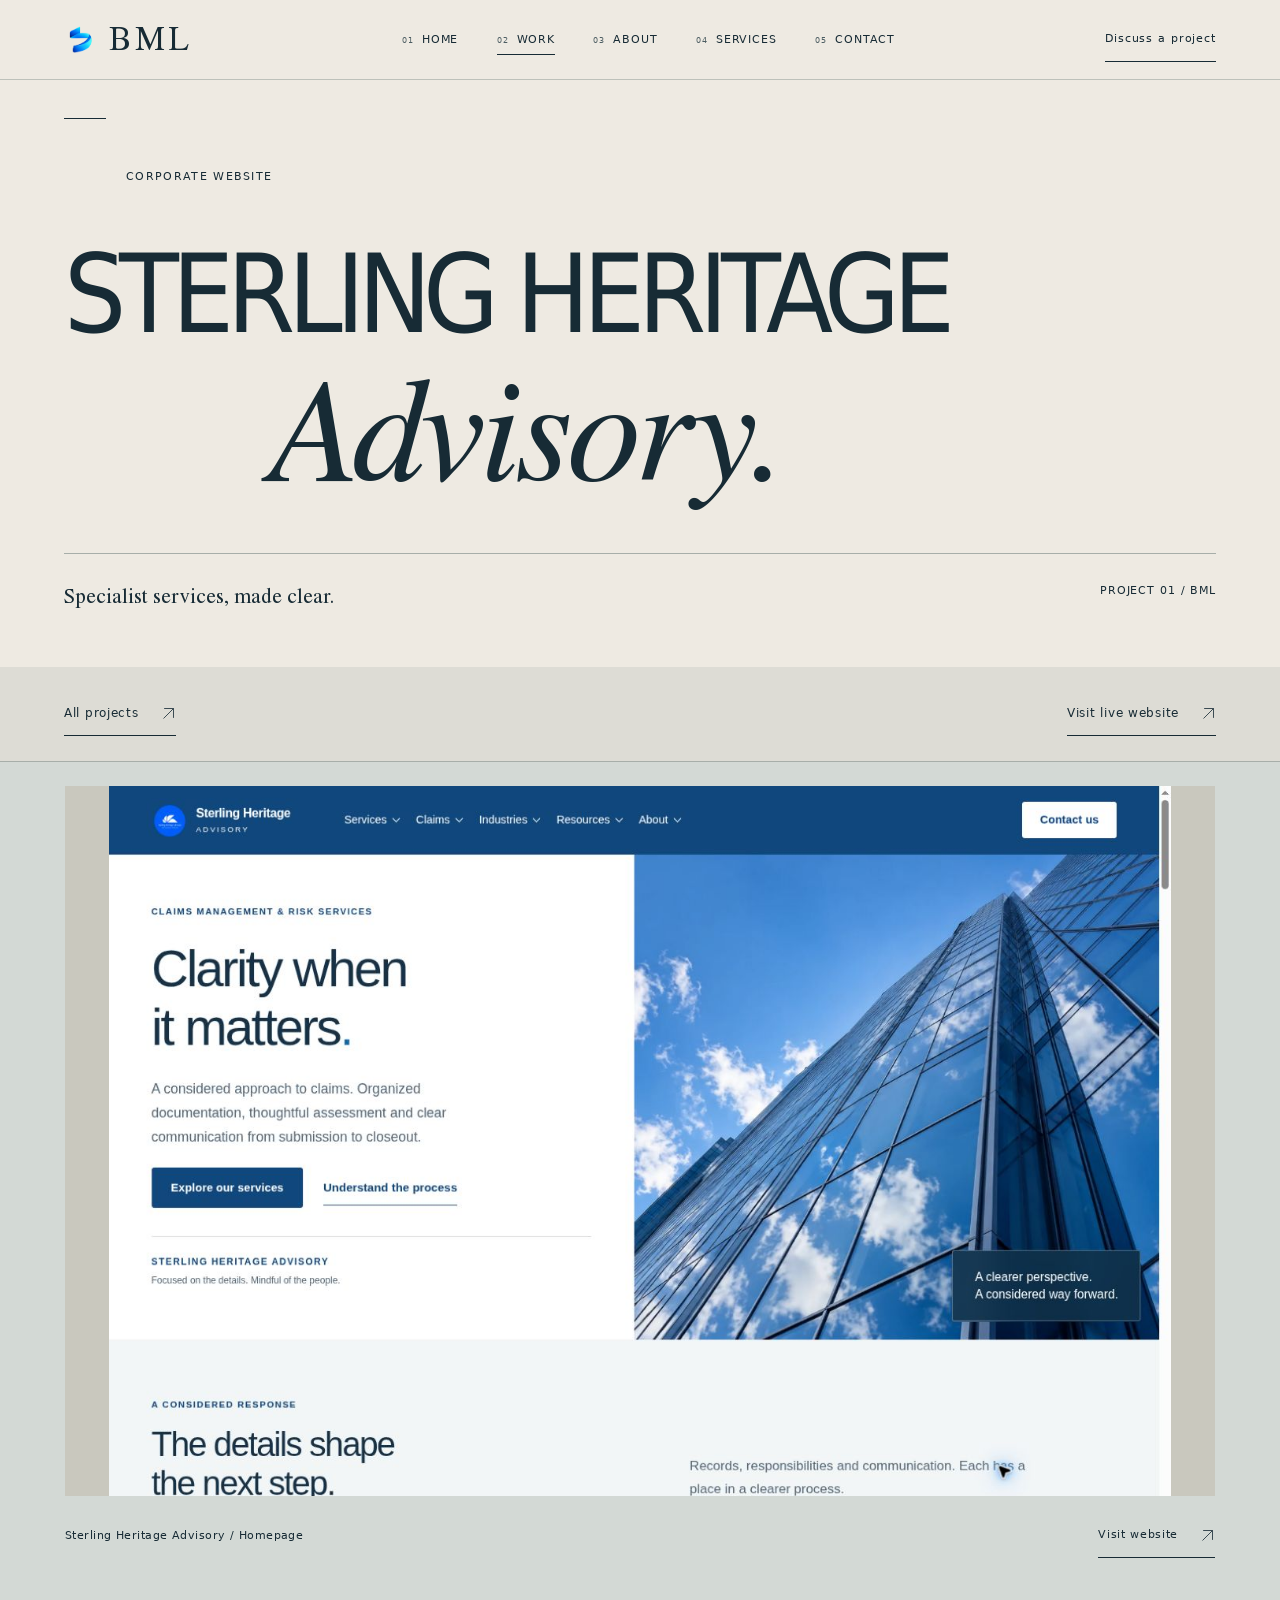
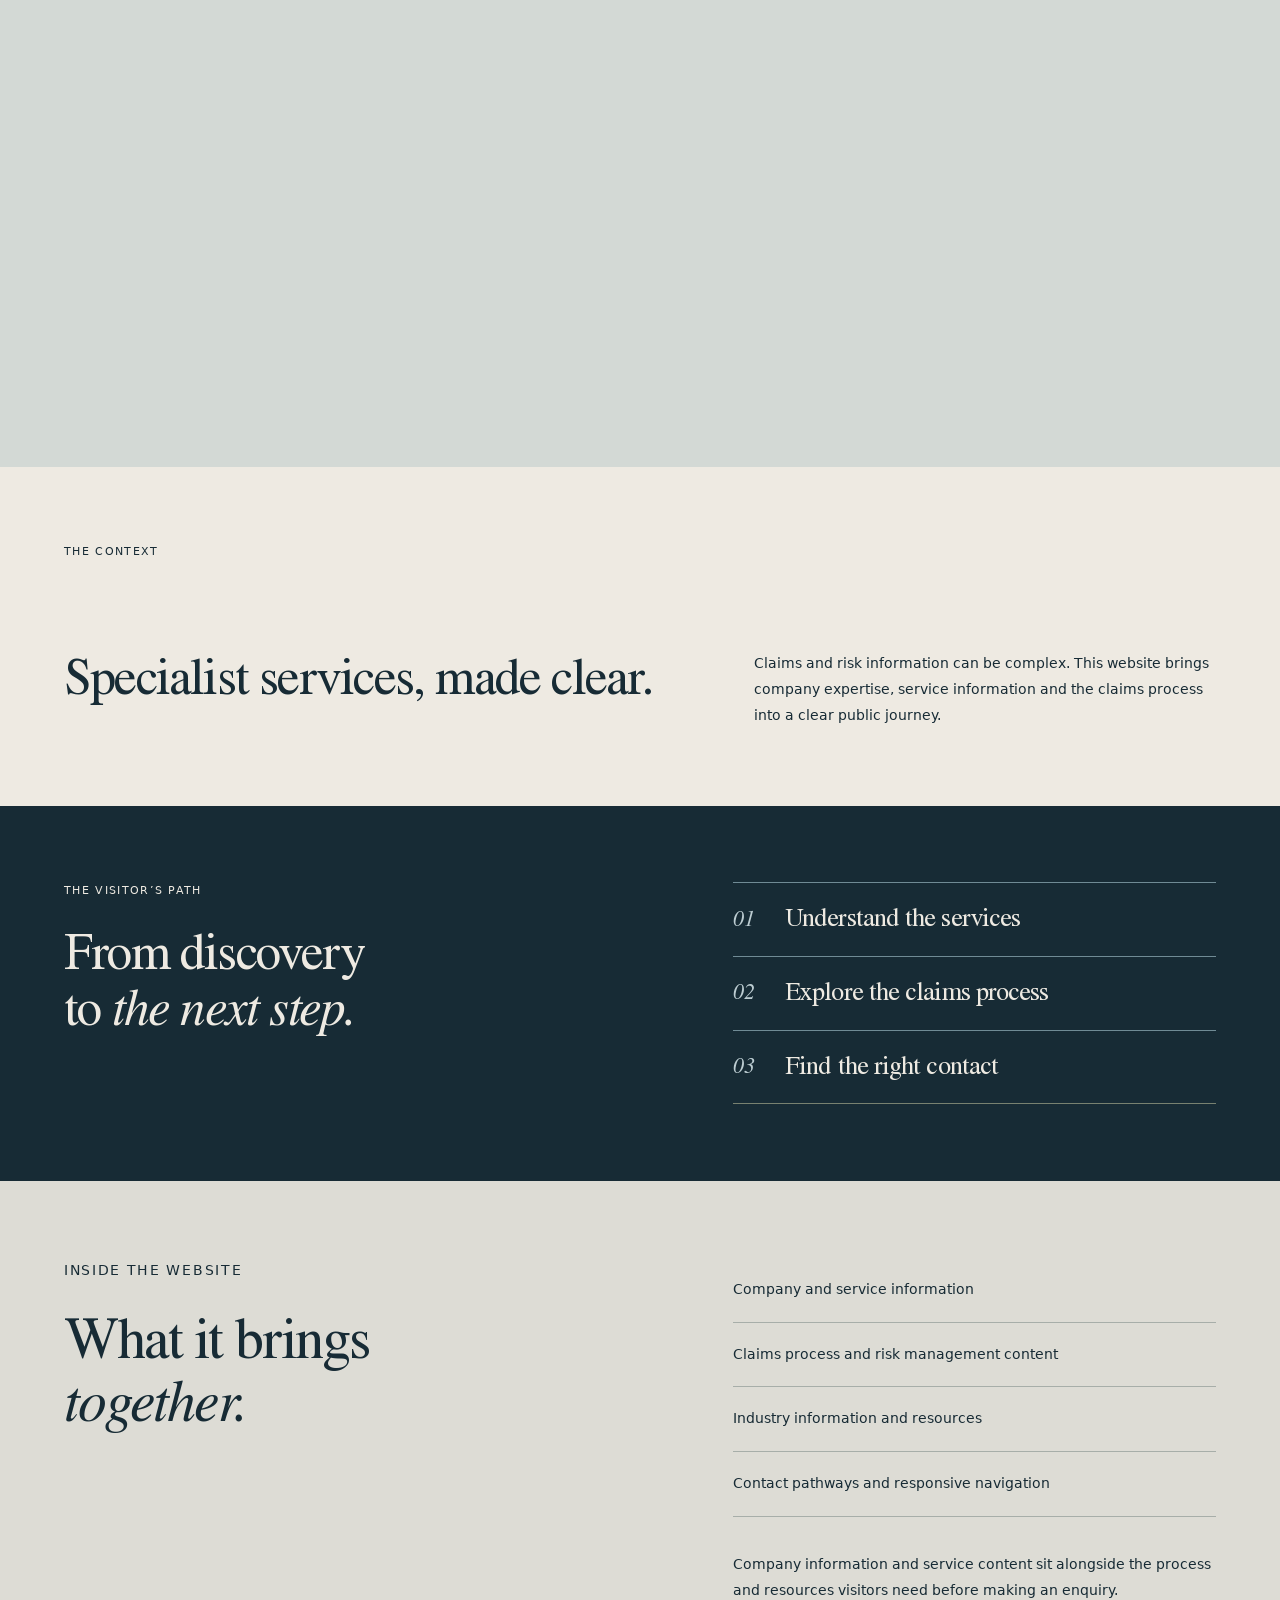
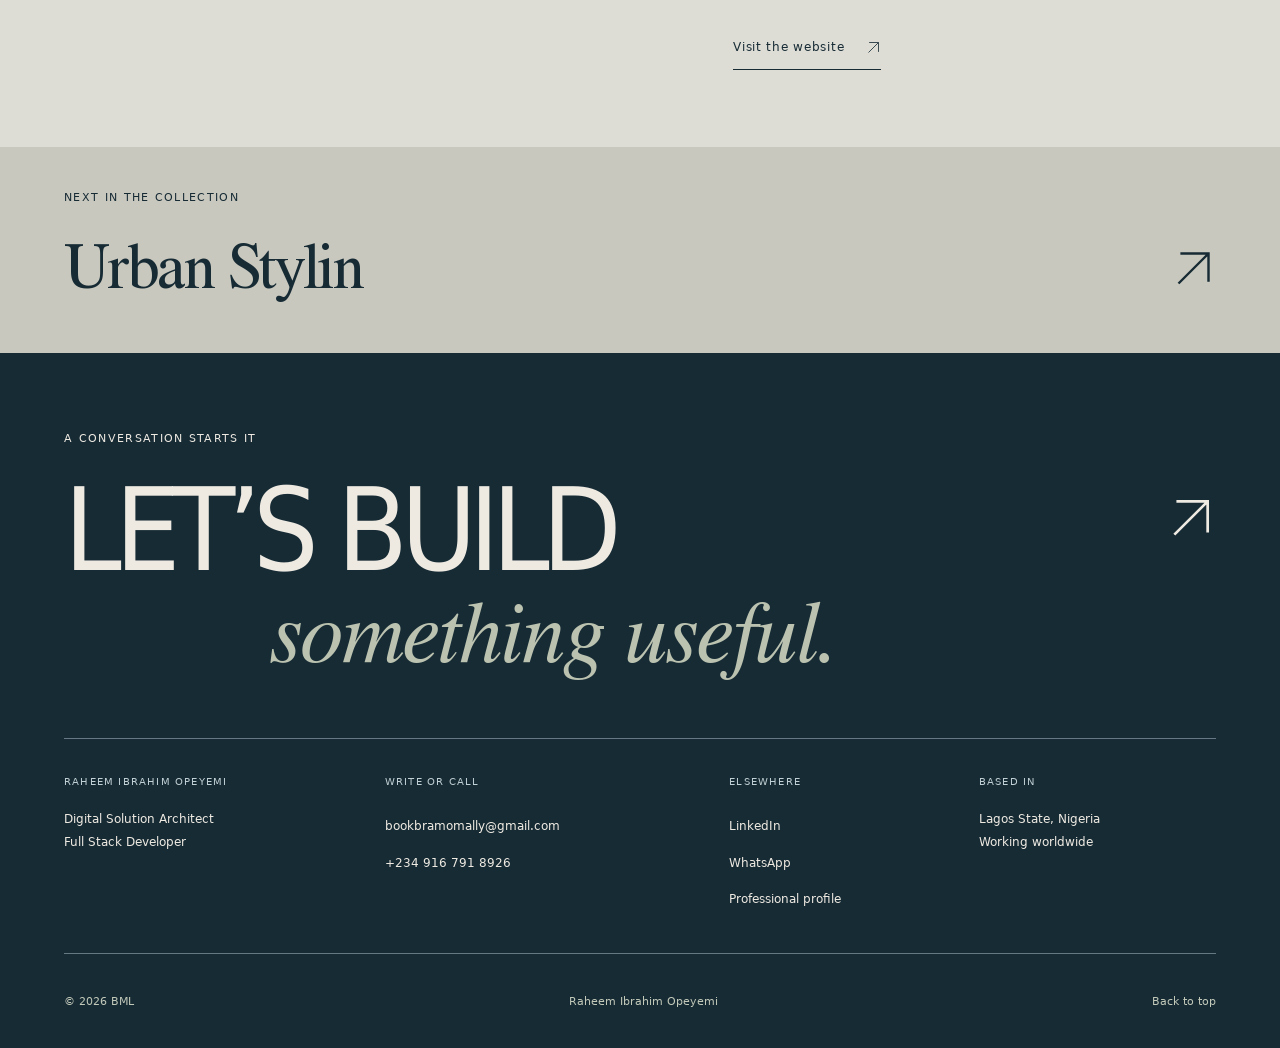
<file: sterling-heritage.html>
<!DOCTYPE html>
<html lang="en"><head><meta charset="utf-8"><meta name="viewport" content="width=device-width,initial-scale=1"><title>Sterling Heritage Advisory Case Study | BML</title><style id="arrival-critical">.arrival{display:none}.arrival-active .arrival{position:fixed;inset:0;z-index:100;display:grid;place-items:center;background:#172b35}.arrival-active{overflow:hidden}.arrival-active body>:not(.arrival){visibility:hidden}.arrival img{width:min(36vw,280px);height:auto}@media(max-width:800px){.arrival img{width:min(46vw,220px)}}</style><script id="arrival-boot">(()=>{try{if(sessionStorage.getItem('bml-arrival-seen')==='1')return;sessionStorage.setItem('bml-arrival-seen','1')}catch{}document.documentElement.classList.add('arrival-active');setTimeout(()=>{if(!document.documentElement.classList.contains('arrival-active'))return;document.documentElement.classList.remove('arrival-active');document.querySelectorAll('.site-header,main,.site-footer').forEach(e=>e.inert=false)},2200)})();</script><meta name="description" content="A corporate website bringing claims services, risk information and company expertise into a clear public presence."><meta name="theme-color" content="#eeeae2"><link rel="icon" type="image/jpeg" href="assets/BMLface.jpg"><link rel="canonical" href="https://bookbramomally-lab.github.io/bmldigitals/sterling-heritage.html"><meta property="og:title" content="Sterling Heritage Advisory Case Study | BML"><meta property="og:description" content="A corporate website bringing claims services, risk information and company expertise into a clear public presence."><meta property="og:type" content="website"><meta property="og:url" content="https://bookbramomally-lab.github.io/bmldigitals/sterling-heritage.html"><meta property="og:image" content="https://bookbramomally-lab.github.io/bmldigitals/assets/BMLfavicon.png"><meta property="og:image:alt" content="BML logo"><meta property="og:image:width" content="1377"><meta property="og:image:height" content="1142"><meta name="twitter:card" content="summary_large_image"><link rel="preload" href="assets/fonts/display.woff" as="font" type="font/woff" crossorigin><link rel="stylesheet" href="style.css"><script src="entrance.js" defer></script><script src="optics.js" defer></script><script src="app.js" defer></script><script type="application/ld+json">{"@context": "https://schema.org", "@type": "CreativeWork", "name": "Sterling Heritage Advisory website", "url": "https://sterlingheritageadvisory.com", "description": "A corporate website bringing claims services, risk information and company expertise into a clear public presence.", "creator": {"@type": "Person", "name": "Raheem Ibrahim Opeyemi"}}</script><link rel="apple-touch-icon" href="assets/BMLface.jpg"></head><body id="top" data-page="sterling-heritage" data-edition="optical"><div class="arrival" aria-hidden="true"><img src="assets/BMLfavicon.png" alt="" width="1377" height="1142" fetchpriority="high"></div><a class="skip" href="#content">Skip to content</a><header class="site-header"><a class="brand" href="index.html" aria-label="BML homepage"><img src="assets/BMLfavicon.png" width="46" height="38" alt=""><span>BML</span></a><nav id="navigation" aria-label="Main navigation"><a href="index.html" data-nav-number="01"><span>Home</span></a><a href="portfolio.html" aria-current="page" data-nav-number="02"><span>Work</span></a><a href="about.html" data-nav-number="03"><span>About</span></a><a href="services.html" data-nav-number="04"><span>Services</span></a><a href="contact.html" data-nav-number="05"><span>Contact</span></a><div class="menu-note"><p>Lagos, Nigeria<br>Working worldwide</p><a class="text-link" href="mailto:bookbramomally@gmail.com"><span>Start a conversation</span><svg class="arrow" viewbox="0 0 24 24" fill="none" aria-hidden="true"><path d="M4 20 20 4M5 4h15v15" stroke="currentColor" stroke-width="1.3"></path></svg></a></div></nav><a class="header-contact" href="contact.html">Discuss a project</a><button class="menu-button" type="button" aria-label="Open navigation" aria-expanded="false" aria-controls="navigation"><span></span><span></span></button><span class="reading-line" aria-hidden="true"></span></header><main id="content"><section class="page-opener"><p class="eyebrow">Corporate website</p><h1 class="display-title" data-type style="view-transition-name:title-sterling"><span class="type-line"><span>STERLING HERITAGE</span></span><span class="type-line"><span><em>Advisory.</em></span></span></h1><div class="opener-bottom"><p>Specialist services, made clear.</p><span class="opener-meta">Project 01 / BML</span></div></section><div class="case-live-link"><a class="text-link" href="portfolio.html"><span>All projects</span><svg class="arrow" viewbox="0 0 24 24" fill="none" aria-hidden="true"><path d="M4 20 20 4M5 4h15v15" stroke="currentColor" stroke-width="1.3"></path></svg></a><a class="text-link" href="https://sterlingheritageadvisory.com" target="_blank" rel="noopener"><span>Visit live website</span><svg class="arrow" viewbox="0 0 24 24" fill="none" aria-hidden="true"><path d="M4 20 20 4M5 4h15v15" stroke="currentColor" stroke-width="1.3"></path></svg></a></div><section class="film-story case-preview" data-film-story><div class="film-stage"><div class="film-plane" data-optic="" aria-label="Sterling Heritage Advisory preview" style="view-transition-name:preview-sterling"><div class="optic-frame" tabindex="-1" role="group" aria-label="Focus area for Sterling Heritage Advisory" aria-describedby="optic-help-0"><video class="project-film" muted playsinline preload="none" poster="assets/sterling-homepage.jpg" aria-label="Animated homepage capture of Sterling Heritage Advisory"><source src="assets/sterling-film.mp4" type="video/mp4"></video><canvas class="optic-canvas" aria-hidden="true" hidden=""></canvas></div><div class="optic-tools"><span class="optic-mark">Homepage study</span><button type="button" class="optic-toggle" aria-expanded="false" aria-controls="optic-panel-0">Explore detail</button></div><div class="optic-panel" id="optic-panel-0" hidden=""><label>Magnification<select class="optic-zoom" aria-label="Magnification for Sterling Heritage Advisory"><option value="1.5">1.5×</option><option value="2">2×</option><option value="2.5" selected>2.5×</option><option value="3">3×</option></select></label><label class="optic-timeline">Preview position<input type="range" class="optic-scrub" min="0" max="100" step="1" value="0" aria-label="Preview position for Sterling Heritage Advisory"></label><p class="optic-help" id="optic-help-0">Drag to move the focus. Arrow keys move it too. Escape returns to the full view.</p><output class="visually-hidden optic-status" aria-live="polite">Focus at centre</output></div></div><div class="film-caption"><span>Sterling Heritage Advisory / Homepage</span><a class="text-link" href="https://sterlingheritageadvisory.com" target="_blank" rel="noopener"><span>Visit website</span><svg class="arrow" viewbox="0 0 24 24" fill="none" aria-hidden="true"><path d="M4 20 20 4M5 4h15v15" stroke="currentColor" stroke-width="1.3"></path></svg></a></div></div></section><section class="case-context"><p class="eyebrow">The context</p><h2>Specialist services, made clear.</h2><p>Claims and risk information can be complex. This website brings company expertise, service information and the claims process into a clear public journey.</p></section><section class="case-journey"><div><p class="eyebrow">The visitor’s path</p><h2>From discovery<br>to <em>the next step.</em></h2></div><ol><li><span>01</span><h3>Understand the services</h3></li><li><span>02</span><h3>Explore the claims process</h3></li><li><span>03</span><h3>Find the right contact</h3></li></ol></section><section class="case-detail"><div><p class="eyebrow">Inside the website</p><h2>What it brings<br><em>together.</em></h2></div><div><ul><li>Company and service information</li><li>Claims process and risk management content</li><li>Industry information and resources</li><li>Contact pathways and responsive navigation</li></ul><p>Company information and service content sit alongside the process and resources visitors need before making an enquiry.</p><a class="text-link" href="https://sterlingheritageadvisory.com" target="_blank" rel="noopener"><span>Visit the website</span><svg class="arrow" viewbox="0 0 24 24" fill="none" aria-hidden="true"><path d="M4 20 20 4M5 4h15v15" stroke="currentColor" stroke-width="1.3"></path></svg></a></div></section><nav class="next-case" aria-label="Next project"><p class="eyebrow">Next in the collection</p><a href="urban-stylin.html"><span>Urban Stylin</span><svg class="arrow" viewbox="0 0 24 24" fill="none" aria-hidden="true"><path d="M4 20 20 4M5 4h15v15" stroke="currentColor" stroke-width="1.3"></path></svg></a></nav></main><footer class="site-footer"><div class="footer-invitation"><p class="eyebrow">A conversation starts it</p><a class="footer-call" href="contact.html"><span>LET’S BUILD</span><em>something useful.</em><svg class="arrow" viewbox="0 0 24 24" fill="none" aria-hidden="true"><path d="M4 20 20 4M5 4h15v15" stroke="currentColor" stroke-width="1.3"></path></svg></a></div><div class="footer-details"><div><p class="eyebrow">Raheem Ibrahim Opeyemi</p><p>Digital Solution Architect<br>Full Stack Developer</p></div><div><p class="eyebrow">Write or call</p><a href="mailto:bookbramomally@gmail.com">bookbramomally@gmail.com</a><a href="tel:+2349167918926">+234 916 791 8926</a></div><div><p class="eyebrow">Elsewhere</p><a href="https://www.linkedin.com/in/bramoml" target="_blank" rel="noopener">LinkedIn</a><a href="https://wa.me/2349167918926" target="_blank" rel="noopener">WhatsApp</a><a href="resume.html">Professional profile</a></div><div><p class="eyebrow">Based in</p><p>Lagos State, Nigeria<br>Working worldwide</p></div></div><div class="footer-bottom"><span>© <span class="year">2026</span> BML</span><span>Raheem Ibrahim Opeyemi</span><a href="#top">Back to top</a></div></footer></body></html>
</file>
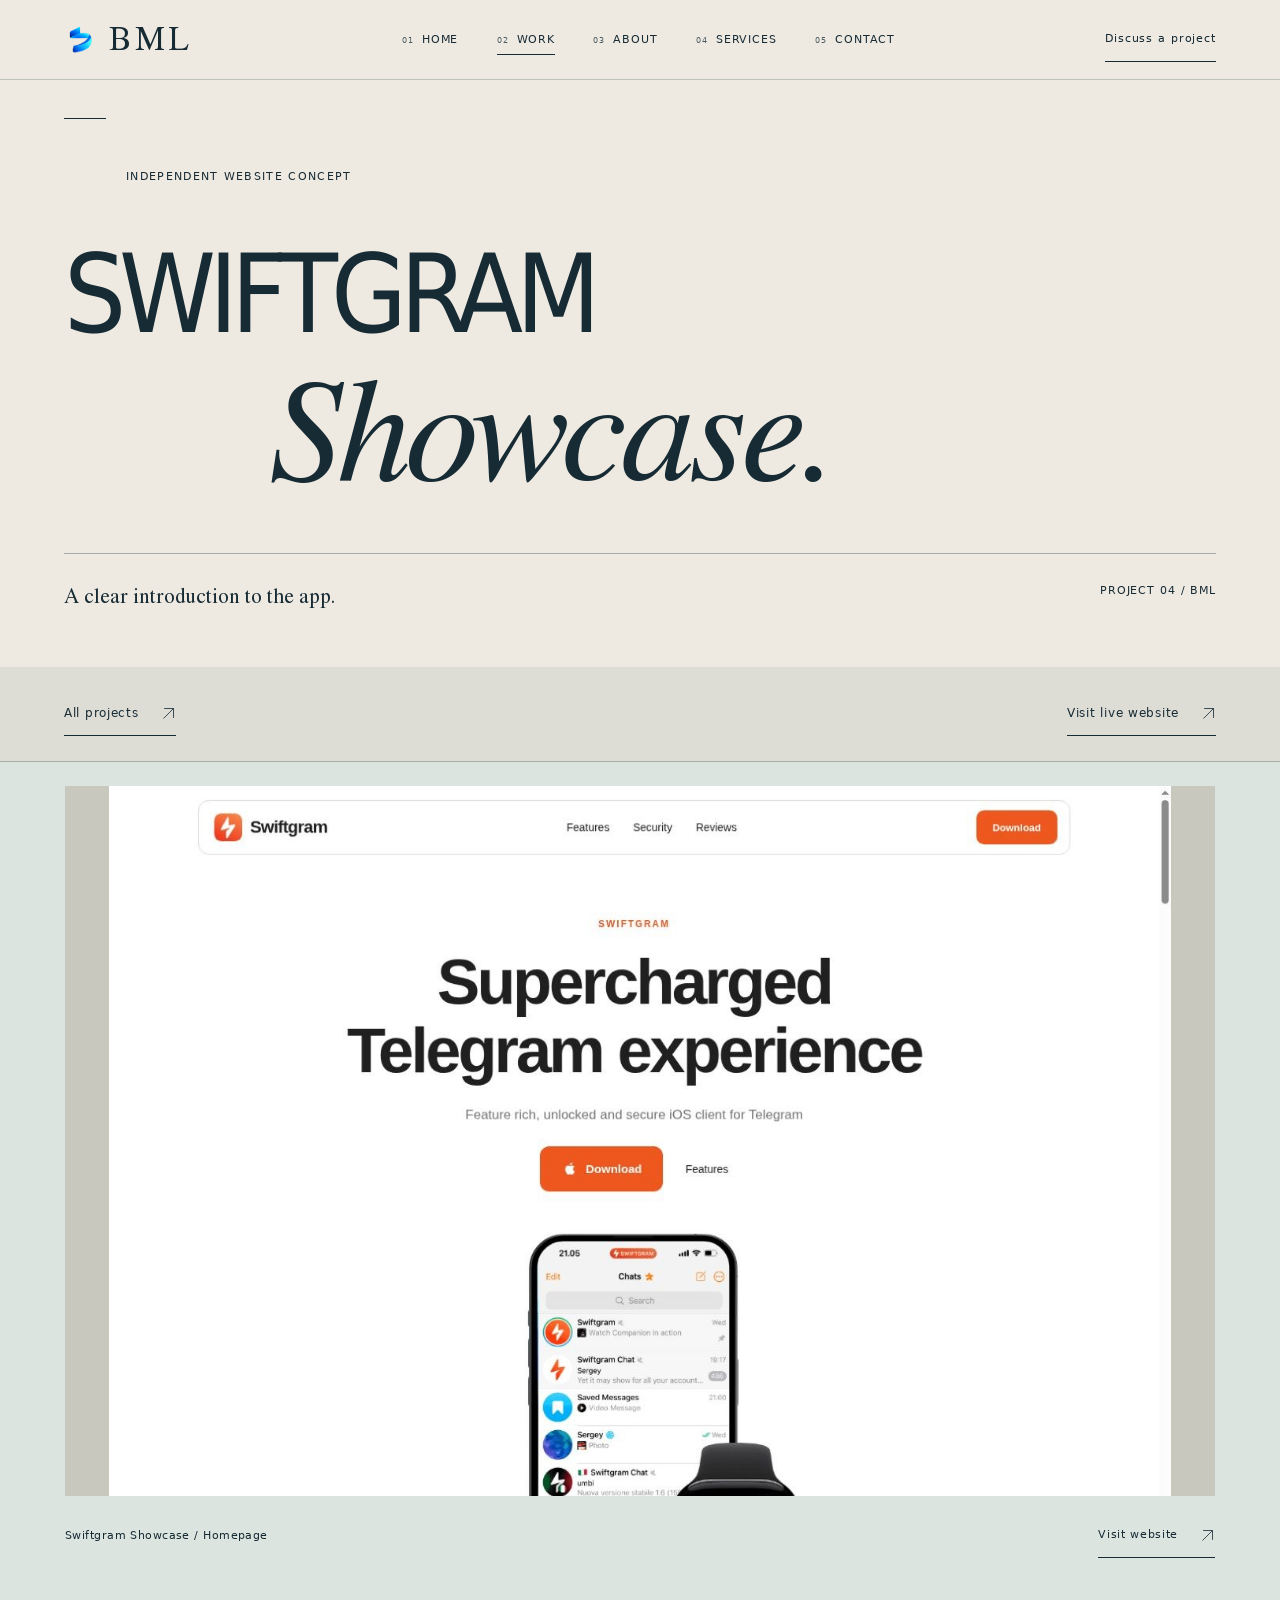
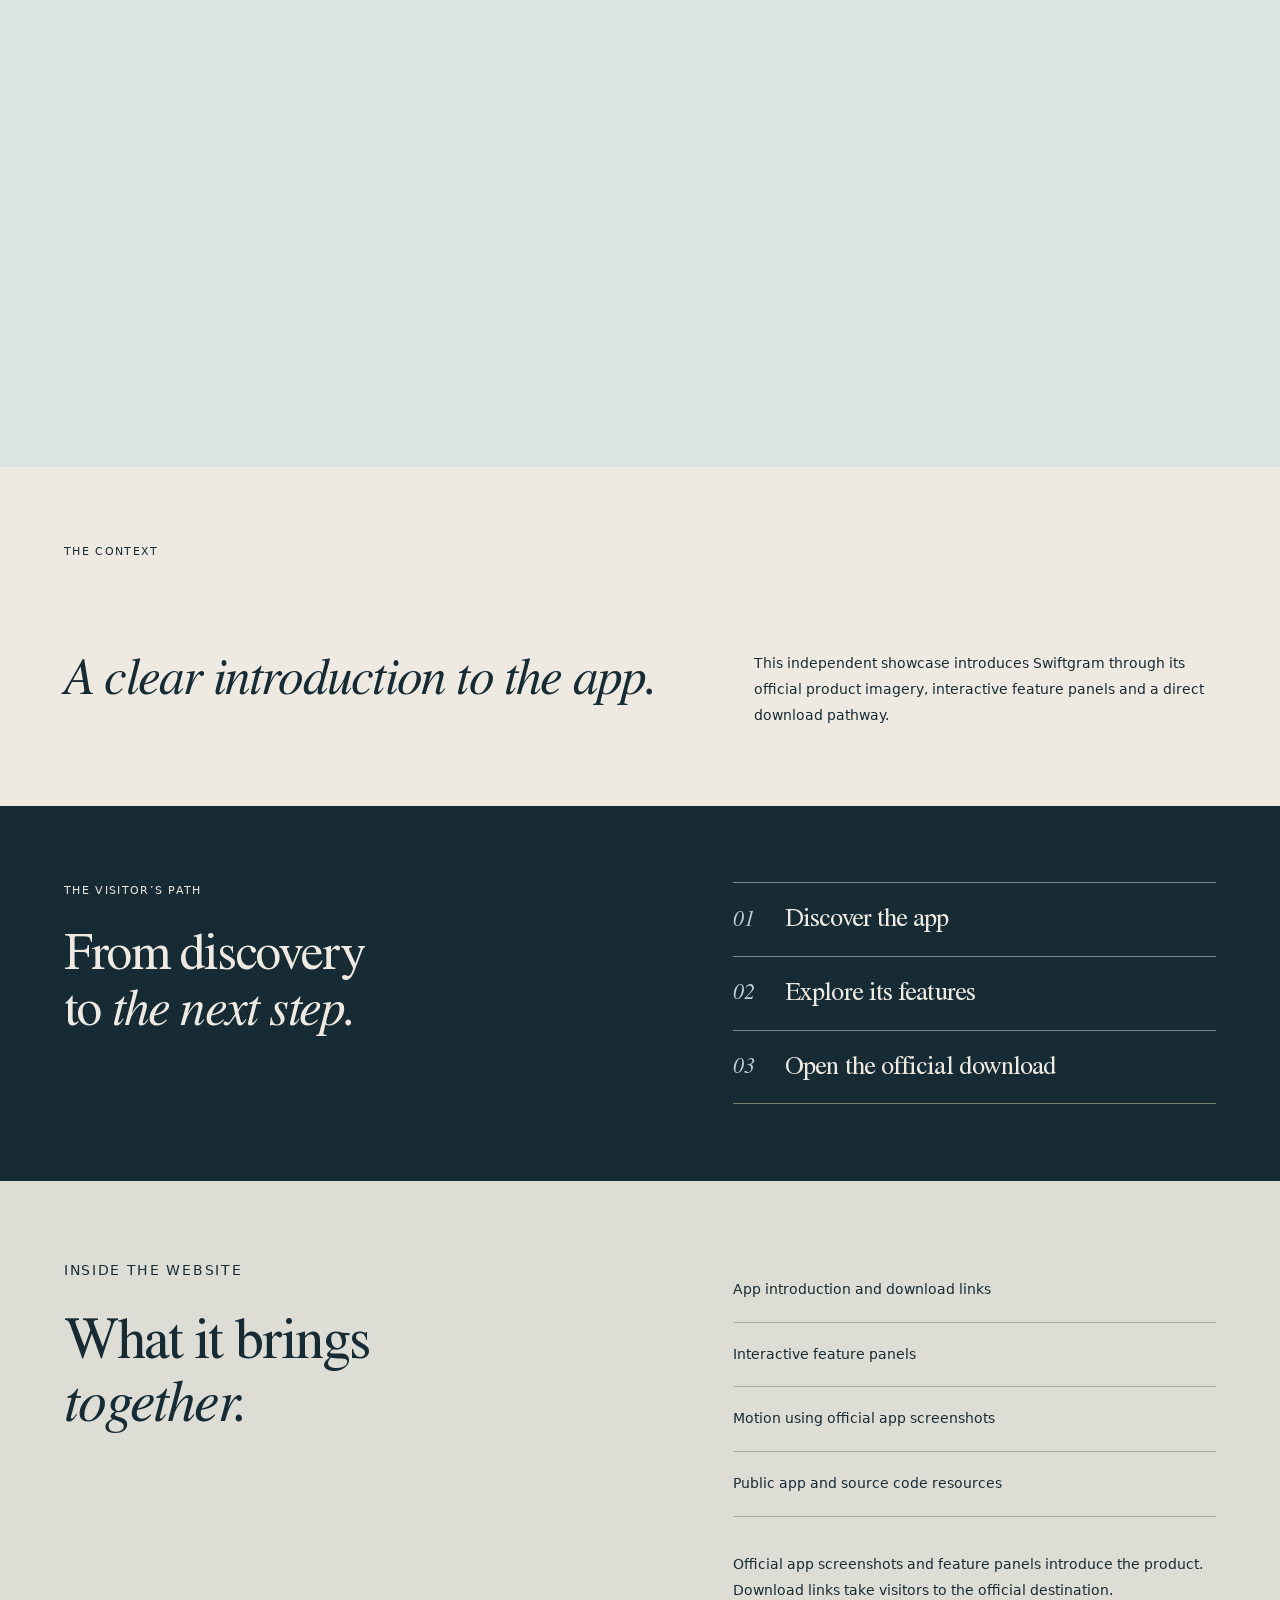
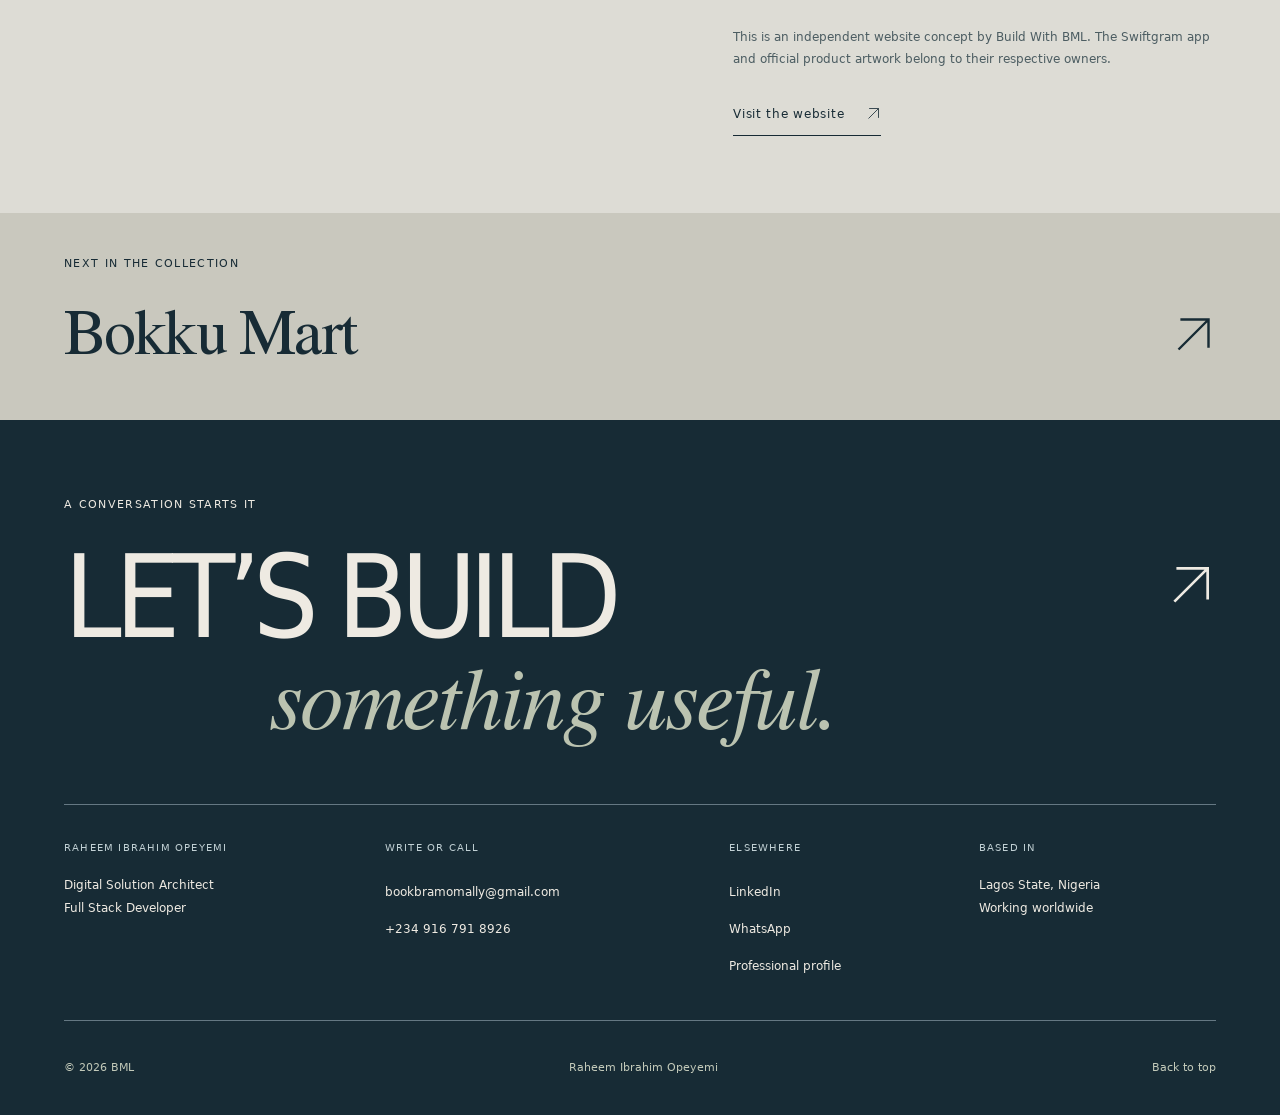
<file: swiftgram-showcase.html>
<!DOCTYPE html>
<html lang="en"><head><meta charset="utf-8"><meta name="viewport" content="width=device-width,initial-scale=1"><title>Swiftgram Showcase Case Study | BML</title><style id="arrival-critical">.arrival{display:none}.arrival-active .arrival{position:fixed;inset:0;z-index:100;display:grid;place-items:center;background:#172b35}.arrival-active{overflow:hidden}.arrival-active body>:not(.arrival){visibility:hidden}.arrival img{width:min(36vw,280px);height:auto}@media(max-width:800px){.arrival img{width:min(46vw,220px)}}</style><script id="arrival-boot">(()=>{try{if(sessionStorage.getItem('bml-arrival-seen')==='1')return;sessionStorage.setItem('bml-arrival-seen','1')}catch{}document.documentElement.classList.add('arrival-active');setTimeout(()=>{if(!document.documentElement.classList.contains('arrival-active'))return;document.documentElement.classList.remove('arrival-active');document.querySelectorAll('.site-header,main,.site-footer').forEach(e=>e.inert=false)},2200)})();</script><meta name="description" content="An independent app showcase website with interactive feature panels, official product imagery and a direct download pathway."><meta name="theme-color" content="#eeeae2"><link rel="icon" type="image/jpeg" href="assets/BMLface.jpg"><link rel="canonical" href="https://bookbramomally-lab.github.io/bmldigitals/swiftgram-showcase.html"><meta property="og:title" content="Swiftgram Showcase Case Study | BML"><meta property="og:description" content="An independent app showcase website with interactive feature panels, official product imagery and a direct download pathway."><meta property="og:type" content="website"><meta property="og:url" content="https://bookbramomally-lab.github.io/bmldigitals/swiftgram-showcase.html"><meta property="og:image" content="https://bookbramomally-lab.github.io/bmldigitals/assets/BMLfavicon.png"><meta property="og:image:alt" content="BML logo"><meta property="og:image:width" content="1377"><meta property="og:image:height" content="1142"><meta name="twitter:card" content="summary_large_image"><link rel="preload" href="assets/fonts/display.woff" as="font" type="font/woff" crossorigin><link rel="stylesheet" href="style.css"><script src="entrance.js" defer></script><script src="optics.js" defer></script><script src="app.js" defer></script><script type="application/ld+json">{"@context": "https://schema.org", "@type": "CreativeWork", "name": "Swiftgram Showcase website", "url": "https://swiftgram-bml-showcase.netlify.app", "description": "An independent app showcase website with interactive feature panels, official product imagery and a direct download pathway.", "creator": {"@type": "Person", "name": "Raheem Ibrahim Opeyemi"}}</script><link rel="apple-touch-icon" href="assets/BMLface.jpg"></head><body id="top" data-page="swiftgram-showcase" data-edition="optical"><div class="arrival" aria-hidden="true"><img src="assets/BMLfavicon.png" alt="" width="1377" height="1142" fetchpriority="high"></div><a class="skip" href="#content">Skip to content</a><header class="site-header"><a class="brand" href="index.html" aria-label="BML homepage"><img src="assets/BMLfavicon.png" width="46" height="38" alt=""><span>BML</span></a><nav id="navigation" aria-label="Main navigation"><a href="index.html" data-nav-number="01"><span>Home</span></a><a href="portfolio.html" aria-current="page" data-nav-number="02"><span>Work</span></a><a href="about.html" data-nav-number="03"><span>About</span></a><a href="services.html" data-nav-number="04"><span>Services</span></a><a href="contact.html" data-nav-number="05"><span>Contact</span></a><div class="menu-note"><p>Lagos, Nigeria<br>Working worldwide</p><a class="text-link" href="mailto:bookbramomally@gmail.com"><span>Start a conversation</span><svg class="arrow" viewbox="0 0 24 24" fill="none" aria-hidden="true"><path d="M4 20 20 4M5 4h15v15" stroke="currentColor" stroke-width="1.3"></path></svg></a></div></nav><a class="header-contact" href="contact.html">Discuss a project</a><button class="menu-button" type="button" aria-label="Open navigation" aria-expanded="false" aria-controls="navigation"><span></span><span></span></button><span class="reading-line" aria-hidden="true"></span></header><main id="content"><section class="page-opener"><p class="eyebrow">Independent website concept</p><h1 class="display-title" data-type style="view-transition-name:title-swiftgram"><span class="type-line"><span>SWIFTGRAM</span></span><span class="type-line"><span><em>Showcase.</em></span></span></h1><div class="opener-bottom"><p>A clear introduction to the app.</p><span class="opener-meta">Project 04 / BML</span></div></section><div class="case-live-link"><a class="text-link" href="portfolio.html"><span>All projects</span><svg class="arrow" viewbox="0 0 24 24" fill="none" aria-hidden="true"><path d="M4 20 20 4M5 4h15v15" stroke="currentColor" stroke-width="1.3"></path></svg></a><a class="text-link" href="https://swiftgram-bml-showcase.netlify.app" target="_blank" rel="noopener"><span>Visit live website</span><svg class="arrow" viewbox="0 0 24 24" fill="none" aria-hidden="true"><path d="M4 20 20 4M5 4h15v15" stroke="currentColor" stroke-width="1.3"></path></svg></a></div><section class="film-story case-preview" data-film-story><div class="film-stage"><div class="film-plane" data-optic="" aria-label="Swiftgram Showcase preview" style="view-transition-name:preview-swiftgram"><div class="optic-frame" tabindex="-1" role="group" aria-label="Focus area for Swiftgram Showcase" aria-describedby="optic-help-0"><video class="project-film" muted playsinline preload="none" poster="assets/swiftgram-homepage.jpg" aria-label="Animated homepage capture of Swiftgram Showcase"><source src="assets/swiftgram-film.mp4" type="video/mp4"></video><canvas class="optic-canvas" aria-hidden="true" hidden=""></canvas></div><div class="optic-tools"><span class="optic-mark">Homepage study</span><button type="button" class="optic-toggle" aria-expanded="false" aria-controls="optic-panel-0">Explore detail</button></div><div class="optic-panel" id="optic-panel-0" hidden=""><label>Magnification<select class="optic-zoom" aria-label="Magnification for Swiftgram Showcase"><option value="1.5">1.5×</option><option value="2">2×</option><option value="2.5" selected>2.5×</option><option value="3">3×</option></select></label><label class="optic-timeline">Preview position<input type="range" class="optic-scrub" min="0" max="100" step="1" value="0" aria-label="Preview position for Swiftgram Showcase"></label><p class="optic-help" id="optic-help-0">Drag to move the focus. Arrow keys move it too. Escape returns to the full view.</p><output class="visually-hidden optic-status" aria-live="polite">Focus at centre</output></div></div><div class="film-caption"><span>Swiftgram Showcase / Homepage</span><a class="text-link" href="https://swiftgram-bml-showcase.netlify.app" target="_blank" rel="noopener"><span>Visit website</span><svg class="arrow" viewbox="0 0 24 24" fill="none" aria-hidden="true"><path d="M4 20 20 4M5 4h15v15" stroke="currentColor" stroke-width="1.3"></path></svg></a></div></div></section><section class="case-context"><p class="eyebrow">The context</p><h2>A clear introduction to the app.</h2><p>This independent showcase introduces Swiftgram through its official product imagery, interactive feature panels and a direct download pathway.</p></section><section class="case-journey"><div><p class="eyebrow">The visitor’s path</p><h2>From discovery<br>to <em>the next step.</em></h2></div><ol><li><span>01</span><h3>Discover the app</h3></li><li><span>02</span><h3>Explore its features</h3></li><li><span>03</span><h3>Open the official download</h3></li></ol></section><section class="case-detail"><div><p class="eyebrow">Inside the website</p><h2>What it brings<br><em>together.</em></h2></div><div><ul><li>App introduction and download links</li><li>Interactive feature panels</li><li>Motion using official app screenshots</li><li>Public app and source code resources</li></ul><p>Official app screenshots and feature panels introduce the product. Download links take visitors to the official destination.</p><p class="ownership-note">This is an independent website concept by Build With BML. The Swiftgram app and official product artwork belong to their respective owners.</p><a class="text-link" href="https://swiftgram-bml-showcase.netlify.app" target="_blank" rel="noopener"><span>Visit the website</span><svg class="arrow" viewbox="0 0 24 24" fill="none" aria-hidden="true"><path d="M4 20 20 4M5 4h15v15" stroke="currentColor" stroke-width="1.3"></path></svg></a></div></section><nav class="next-case" aria-label="Next project"><p class="eyebrow">Next in the collection</p><a href="bokku-mart.html"><span>Bokku Mart</span><svg class="arrow" viewbox="0 0 24 24" fill="none" aria-hidden="true"><path d="M4 20 20 4M5 4h15v15" stroke="currentColor" stroke-width="1.3"></path></svg></a></nav></main><footer class="site-footer"><div class="footer-invitation"><p class="eyebrow">A conversation starts it</p><a class="footer-call" href="contact.html"><span>LET’S BUILD</span><em>something useful.</em><svg class="arrow" viewbox="0 0 24 24" fill="none" aria-hidden="true"><path d="M4 20 20 4M5 4h15v15" stroke="currentColor" stroke-width="1.3"></path></svg></a></div><div class="footer-details"><div><p class="eyebrow">Raheem Ibrahim Opeyemi</p><p>Digital Solution Architect<br>Full Stack Developer</p></div><div><p class="eyebrow">Write or call</p><a href="mailto:bookbramomally@gmail.com">bookbramomally@gmail.com</a><a href="tel:+2349167918926">+234 916 791 8926</a></div><div><p class="eyebrow">Elsewhere</p><a href="https://www.linkedin.com/in/bramoml" target="_blank" rel="noopener">LinkedIn</a><a href="https://wa.me/2349167918926" target="_blank" rel="noopener">WhatsApp</a><a href="resume.html">Professional profile</a></div><div><p class="eyebrow">Based in</p><p>Lagos State, Nigeria<br>Working worldwide</p></div></div><div class="footer-bottom"><span>© <span class="year">2026</span> BML</span><span>Raheem Ibrahim Opeyemi</span><a href="#top">Back to top</a></div></footer></body></html>
</file>
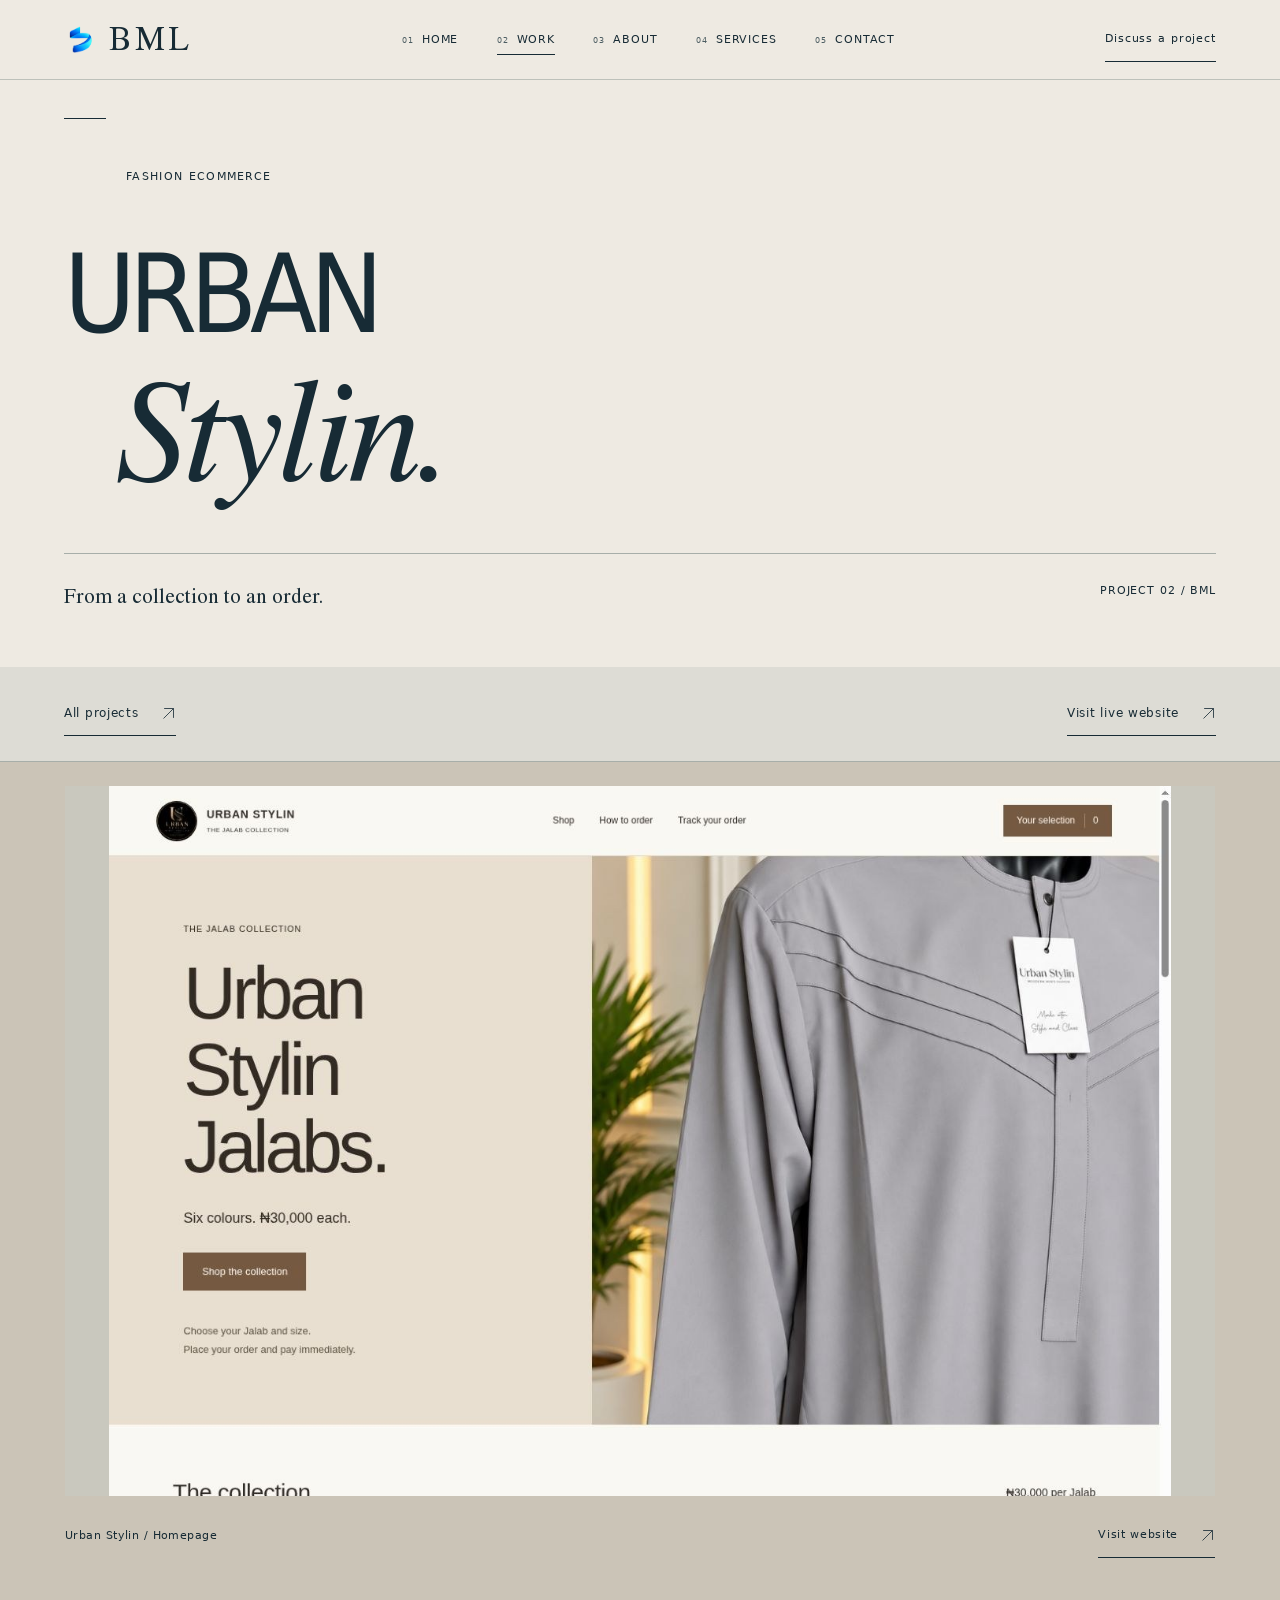
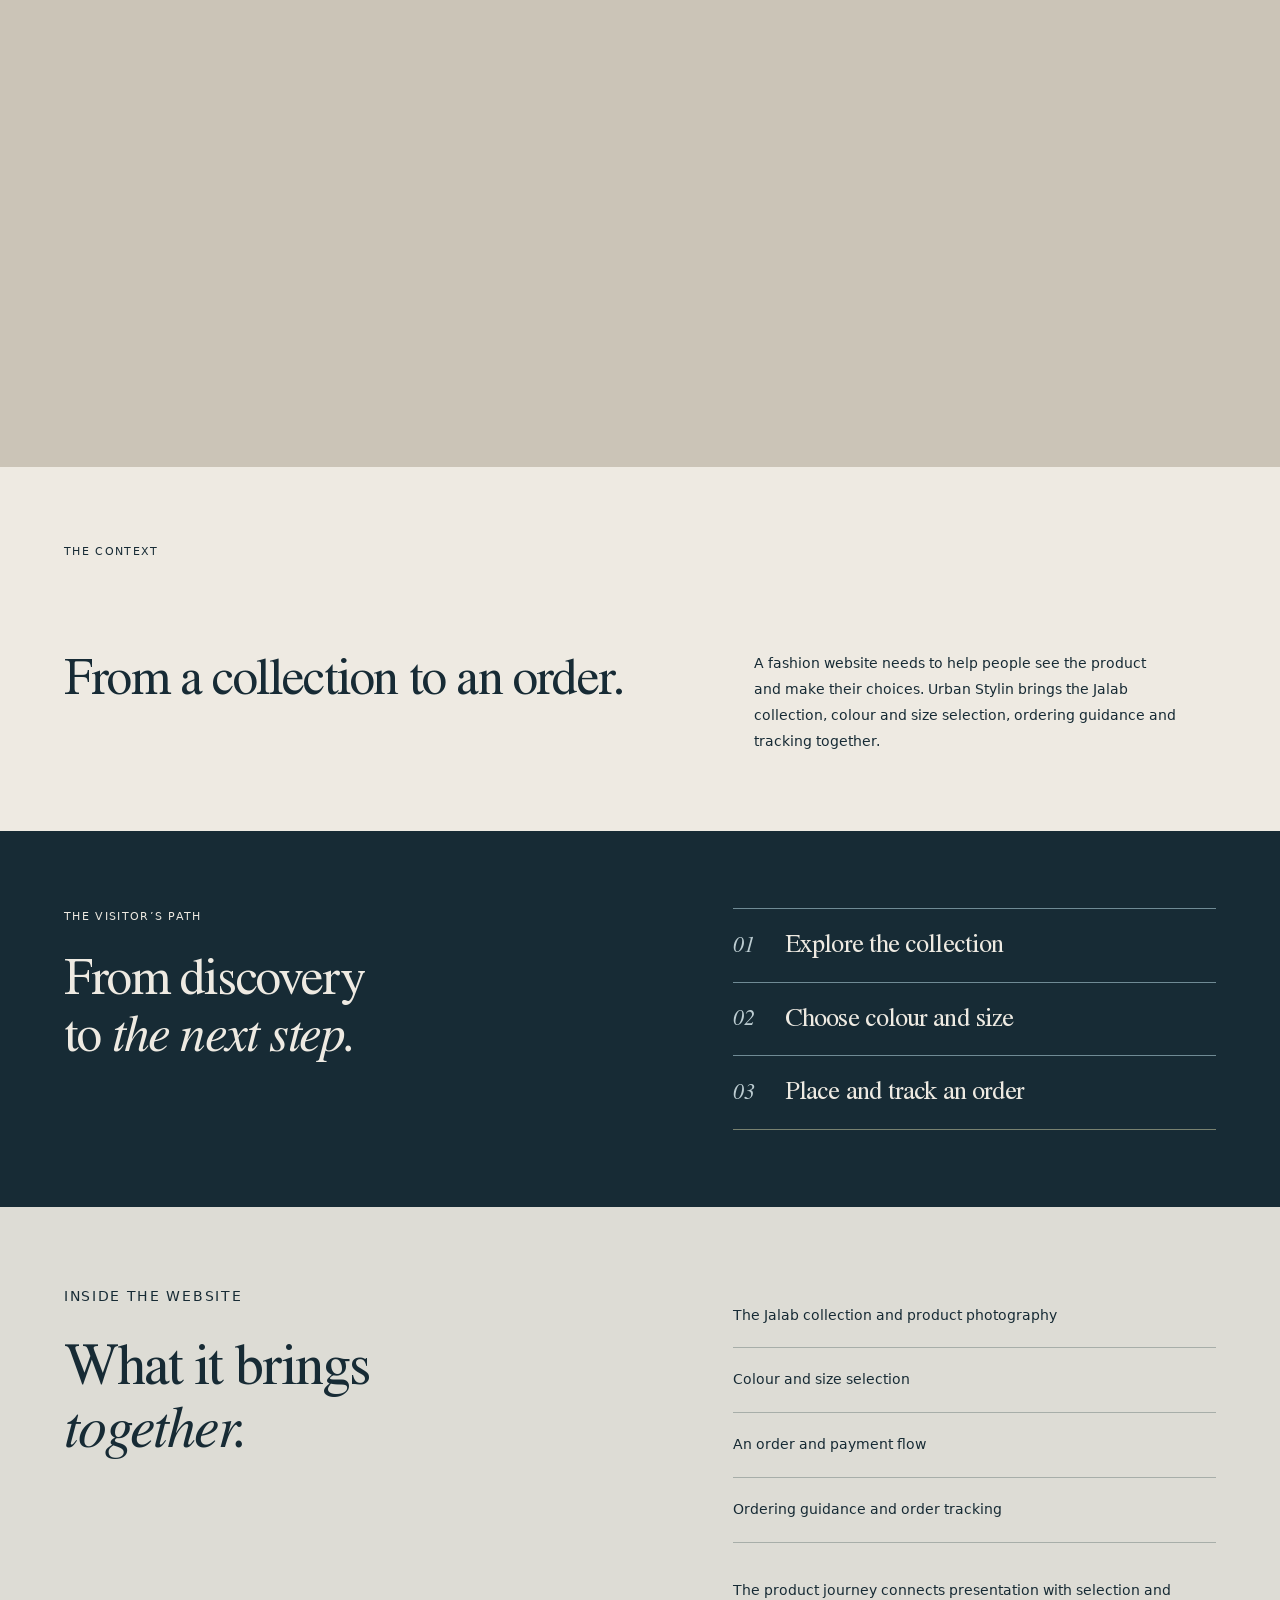
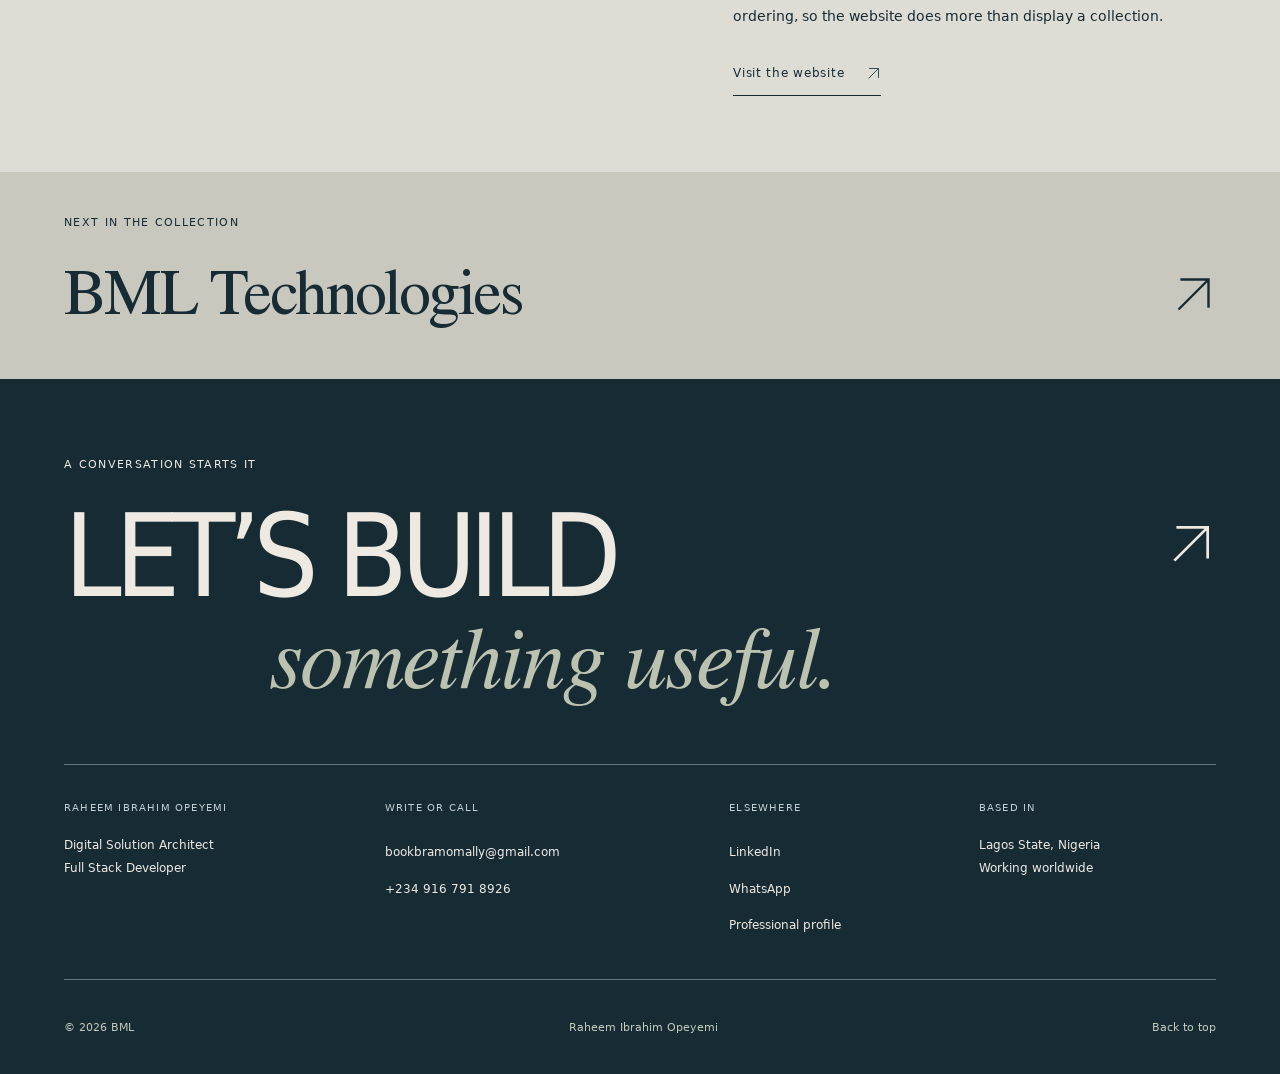
<file: urban-stylin.html>
<!DOCTYPE html>
<html lang="en"><head><meta charset="utf-8"><meta name="viewport" content="width=device-width,initial-scale=1"><title>Urban Stylin Case Study | BML</title><style id="arrival-critical">.arrival{display:none}.arrival-active .arrival{position:fixed;inset:0;z-index:100;display:grid;place-items:center;background:#172b35}.arrival-active{overflow:hidden}.arrival-active body>:not(.arrival){visibility:hidden}.arrival img{width:min(36vw,280px);height:auto}@media(max-width:800px){.arrival img{width:min(46vw,220px)}}</style><script id="arrival-boot">(()=>{try{if(sessionStorage.getItem('bml-arrival-seen')==='1')return;sessionStorage.setItem('bml-arrival-seen','1')}catch{}document.documentElement.classList.add('arrival-active');setTimeout(()=>{if(!document.documentElement.classList.contains('arrival-active'))return;document.documentElement.classList.remove('arrival-active');document.querySelectorAll('.site-header,main,.site-footer').forEach(e=>e.inert=false)},2200)})();</script><meta name="description" content="A collection website where customers can explore Jalabs, select a colour and size, and place their order."><meta name="theme-color" content="#eeeae2"><link rel="icon" type="image/jpeg" href="assets/BMLface.jpg"><link rel="canonical" href="https://bookbramomally-lab.github.io/bmldigitals/urban-stylin.html"><meta property="og:title" content="Urban Stylin Case Study | BML"><meta property="og:description" content="A collection website where customers can explore Jalabs, select a colour and size, and place their order."><meta property="og:type" content="website"><meta property="og:url" content="https://bookbramomally-lab.github.io/bmldigitals/urban-stylin.html"><meta property="og:image" content="https://bookbramomally-lab.github.io/bmldigitals/assets/BMLfavicon.png"><meta property="og:image:alt" content="BML logo"><meta property="og:image:width" content="1377"><meta property="og:image:height" content="1142"><meta name="twitter:card" content="summary_large_image"><link rel="preload" href="assets/fonts/display.woff" as="font" type="font/woff" crossorigin><link rel="stylesheet" href="style.css"><script src="entrance.js" defer></script><script src="optics.js" defer></script><script src="app.js" defer></script><script type="application/ld+json">{"@context": "https://schema.org", "@type": "CreativeWork", "name": "Urban Stylin website", "url": "https://urban-stylin-jalabs.netlify.app", "description": "A collection website where customers can explore Jalabs, select a colour and size, and place their order.", "creator": {"@type": "Person", "name": "Raheem Ibrahim Opeyemi"}}</script><link rel="apple-touch-icon" href="assets/BMLface.jpg"></head><body id="top" data-page="urban-stylin" data-edition="optical"><div class="arrival" aria-hidden="true"><img src="assets/BMLfavicon.png" alt="" width="1377" height="1142" fetchpriority="high"></div><a class="skip" href="#content">Skip to content</a><header class="site-header"><a class="brand" href="index.html" aria-label="BML homepage"><img src="assets/BMLfavicon.png" width="46" height="38" alt=""><span>BML</span></a><nav id="navigation" aria-label="Main navigation"><a href="index.html" data-nav-number="01"><span>Home</span></a><a href="portfolio.html" aria-current="page" data-nav-number="02"><span>Work</span></a><a href="about.html" data-nav-number="03"><span>About</span></a><a href="services.html" data-nav-number="04"><span>Services</span></a><a href="contact.html" data-nav-number="05"><span>Contact</span></a><div class="menu-note"><p>Lagos, Nigeria<br>Working worldwide</p><a class="text-link" href="mailto:bookbramomally@gmail.com"><span>Start a conversation</span><svg class="arrow" viewbox="0 0 24 24" fill="none" aria-hidden="true"><path d="M4 20 20 4M5 4h15v15" stroke="currentColor" stroke-width="1.3"></path></svg></a></div></nav><a class="header-contact" href="contact.html">Discuss a project</a><button class="menu-button" type="button" aria-label="Open navigation" aria-expanded="false" aria-controls="navigation"><span></span><span></span></button><span class="reading-line" aria-hidden="true"></span></header><main id="content"><section class="page-opener"><p class="eyebrow">Fashion ecommerce</p><h1 class="display-title" data-type style="view-transition-name:title-urban"><span class="type-line"><span>URBAN</span></span><span class="type-line"><span><em>Stylin.</em></span></span></h1><div class="opener-bottom"><p>From a collection to an order.</p><span class="opener-meta">Project 02 / BML</span></div></section><div class="case-live-link"><a class="text-link" href="portfolio.html"><span>All projects</span><svg class="arrow" viewbox="0 0 24 24" fill="none" aria-hidden="true"><path d="M4 20 20 4M5 4h15v15" stroke="currentColor" stroke-width="1.3"></path></svg></a><a class="text-link" href="https://urban-stylin-jalabs.netlify.app" target="_blank" rel="noopener"><span>Visit live website</span><svg class="arrow" viewbox="0 0 24 24" fill="none" aria-hidden="true"><path d="M4 20 20 4M5 4h15v15" stroke="currentColor" stroke-width="1.3"></path></svg></a></div><section class="film-story case-preview" data-film-story><div class="film-stage"><div class="film-plane" data-optic="" aria-label="Urban Stylin preview" style="view-transition-name:preview-urban"><div class="optic-frame" tabindex="-1" role="group" aria-label="Focus area for Urban Stylin" aria-describedby="optic-help-0"><video class="project-film" muted playsinline preload="none" poster="assets/urban-homepage.jpg" aria-label="Animated homepage capture of Urban Stylin"><source src="assets/urban-film.mp4" type="video/mp4"></video><canvas class="optic-canvas" aria-hidden="true" hidden=""></canvas></div><div class="optic-tools"><span class="optic-mark">Homepage study</span><button type="button" class="optic-toggle" aria-expanded="false" aria-controls="optic-panel-0">Explore detail</button></div><div class="optic-panel" id="optic-panel-0" hidden=""><label>Magnification<select class="optic-zoom" aria-label="Magnification for Urban Stylin"><option value="1.5">1.5×</option><option value="2">2×</option><option value="2.5" selected>2.5×</option><option value="3">3×</option></select></label><label class="optic-timeline">Preview position<input type="range" class="optic-scrub" min="0" max="100" step="1" value="0" aria-label="Preview position for Urban Stylin"></label><p class="optic-help" id="optic-help-0">Drag to move the focus. Arrow keys move it too. Escape returns to the full view.</p><output class="visually-hidden optic-status" aria-live="polite">Focus at centre</output></div></div><div class="film-caption"><span>Urban Stylin / Homepage</span><a class="text-link" href="https://urban-stylin-jalabs.netlify.app" target="_blank" rel="noopener"><span>Visit website</span><svg class="arrow" viewbox="0 0 24 24" fill="none" aria-hidden="true"><path d="M4 20 20 4M5 4h15v15" stroke="currentColor" stroke-width="1.3"></path></svg></a></div></div></section><section class="case-context"><p class="eyebrow">The context</p><h2>From a collection to an order.</h2><p>A fashion website needs to help people see the product and make their choices. Urban Stylin brings the Jalab collection, colour and size selection, ordering guidance and tracking together.</p></section><section class="case-journey"><div><p class="eyebrow">The visitor’s path</p><h2>From discovery<br>to <em>the next step.</em></h2></div><ol><li><span>01</span><h3>Explore the collection</h3></li><li><span>02</span><h3>Choose colour and size</h3></li><li><span>03</span><h3>Place and track an order</h3></li></ol></section><section class="case-detail"><div><p class="eyebrow">Inside the website</p><h2>What it brings<br><em>together.</em></h2></div><div><ul><li>The Jalab collection and product photography</li><li>Colour and size selection</li><li>An order and payment flow</li><li>Ordering guidance and order tracking</li></ul><p>The product journey connects presentation with selection and ordering, so the website does more than display a collection.</p><a class="text-link" href="https://urban-stylin-jalabs.netlify.app" target="_blank" rel="noopener"><span>Visit the website</span><svg class="arrow" viewbox="0 0 24 24" fill="none" aria-hidden="true"><path d="M4 20 20 4M5 4h15v15" stroke="currentColor" stroke-width="1.3"></path></svg></a></div></section><nav class="next-case" aria-label="Next project"><p class="eyebrow">Next in the collection</p><a href="bml-technologies.html"><span>BML Technologies</span><svg class="arrow" viewbox="0 0 24 24" fill="none" aria-hidden="true"><path d="M4 20 20 4M5 4h15v15" stroke="currentColor" stroke-width="1.3"></path></svg></a></nav></main><footer class="site-footer"><div class="footer-invitation"><p class="eyebrow">A conversation starts it</p><a class="footer-call" href="contact.html"><span>LET’S BUILD</span><em>something useful.</em><svg class="arrow" viewbox="0 0 24 24" fill="none" aria-hidden="true"><path d="M4 20 20 4M5 4h15v15" stroke="currentColor" stroke-width="1.3"></path></svg></a></div><div class="footer-details"><div><p class="eyebrow">Raheem Ibrahim Opeyemi</p><p>Digital Solution Architect<br>Full Stack Developer</p></div><div><p class="eyebrow">Write or call</p><a href="mailto:bookbramomally@gmail.com">bookbramomally@gmail.com</a><a href="tel:+2349167918926">+234 916 791 8926</a></div><div><p class="eyebrow">Elsewhere</p><a href="https://www.linkedin.com/in/bramoml" target="_blank" rel="noopener">LinkedIn</a><a href="https://wa.me/2349167918926" target="_blank" rel="noopener">WhatsApp</a><a href="resume.html">Professional profile</a></div><div><p class="eyebrow">Based in</p><p>Lagos State, Nigeria<br>Working worldwide</p></div></div><div class="footer-bottom"><span>© <span class="year">2026</span> BML</span><span>Raheem Ibrahim Opeyemi</span><a href="#top">Back to top</a></div></footer></body></html>
</file>
<file: style.css>
@font-face{font-family:BML Body;src:url('assets/fonts/body.woff') format('woff');font-display:swap;font-weight:400}
@font-face{font-family:BML Display;src:url('assets/fonts/display.woff') format('woff');font-display:swap;font-weight:400}
@font-face{font-family:BML Serif;src:url('assets/fonts/serif.woff') format('woff');font-display:swap;font-weight:400}
@font-face{font-family:BML Serif;src:url('assets/fonts/serif-italic.woff') format('woff');font-display:swap;font-style:italic;font-weight:400}
:root{--stone:#e9e6de;--paper:#f2efe7;--ink:#252a26;--muted:#5d6258;--wood:#c5bfb2;--bronze:#785b43;--line:#b0afa2;--header:80px;--edge:clamp(22px,5vw,88px);--display:'BML Display',Arial,sans-serif;--serif:'BML Serif',Georgia,serif;--body:'BML Body',Arial,sans-serif}
*{box-sizing:border-box}html{scroll-padding-top:calc(var(--header) + 22px)}body{margin:0;background:var(--stone);color:var(--ink);font:14px/1.75 var(--body);-webkit-font-smoothing:antialiased}a{color:inherit;text-decoration:none}button{font:inherit;color:inherit;cursor:pointer}button:disabled{cursor:default;opacity:.4}button,a{-webkit-tap-highlight-color:transparent}a:focus-visible,button:focus-visible,summary:focus-visible{outline:2px solid var(--bronze);outline-offset:6px}img,video{display:block;max-width:100%}h1,h2,h3,p{margin:0}h1,h2,h3{font-weight:400}p{margin-bottom:22px}h2,h3{font-family:var(--serif);line-height:1.1;letter-spacing:-.035em}h2{font-size:clamp(36px,4.5vw,72px)}h3{font-size:28px}em{font-family:var(--serif);font-weight:400}svg{display:block}.arrow{width:22px;height:22px;flex-shrink:0;transition:transform .3s}.text-link{display:inline-flex;align-items:center;gap:28px;padding:9px 0;border-bottom:1px solid currentColor;font-size:11px;letter-spacing:.06em;line-height:1.5}.text-link:hover .arrow{transform:translate(3px,-3px)}.text-link .arrow{width:15px;height:15px}.eyebrow{font-size:10px;line-height:1.6;letter-spacing:.15em;text-transform:uppercase;margin-bottom:25px}.lead{font:25px/1.45 var(--serif);letter-spacing:-.015em}.visually-hidden{position:absolute;width:1px;height:1px;padding:0;border:0;overflow:hidden;clip:rect(0,0,0,0);white-space:nowrap}.skip{position:fixed;z-index:30;left:15px;top:-100px;background:var(--ink);color:var(--paper);padding:10px 16px}.skip:focus{top:15px}.text-button{background:none;padding:10px 0;border:0;border-bottom:1px solid currentColor;font-size:11px}
.site-header{position:fixed;inset:0 0 auto;height:var(--header);z-index:20;background:var(--paper);display:flex;align-items:center;justify-content:space-between;padding:0 var(--edge);gap:28px;border-bottom:1px solid var(--line)}.brand{display:flex;align-items:center;gap:13px;flex-shrink:0}.brand img{width:32px;height:auto}.brand span{font:34px/1 var(--serif);letter-spacing:.1em}.site-header nav{display:flex;align-items:center;gap:clamp(24px,3vw,50px)}.site-header nav>a{font-size:10px;letter-spacing:.08em;text-transform:uppercase;position:relative;padding:12px 0}.site-header nav>a:after{content:'';position:absolute;bottom:7px;left:0;right:0;height:1px;background:currentColor;transform:scaleX(0);transform-origin:left;transition:transform .3s}.site-header nav>a:hover:after,.site-header nav>a[aria-current]:after{transform:scaleX(1)}.header-contact{font-size:10px;letter-spacing:.08em;border-bottom:1px solid currentColor}.menu-button{display:none;background:none;border:0;width:32px;padding:10px 0}.menu-button span{display:block;height:1px;background:currentColor;margin:7px 0;transition:transform .25s}.menu-button[aria-expanded=true] span:first-child{transform:translateY(4px) rotate(45deg)}.menu-button[aria-expanded=true] span:last-child{transform:translateY(-4px) rotate(-45deg)}.menu-note{display:none}.reading-line{position:absolute;bottom:-1px;left:0;right:0;height:2px;background:var(--bronze);transform-origin:left;transform:scaleX(var(--reading-progress,0));pointer-events:none}main{padding-top:var(--header)}
.logo-hero{height:calc(100svh - var(--header));background:#d5d0c5;position:relative}.logo-stage{height:calc(100svh - var(--header));min-height:380px;position:relative;display:grid;place-items:center;perspective:1100px;overflow:hidden;isolation:isolate}.logo-object{z-index:2;transform-style:preserve-3d;will-change:transform}.logo-object img{width:min(64vw,65svh,700px);height:auto;filter:drop-shadow(15px 26px 20px #26302720);transform-origin:center;will-change:transform}.logo-plinth{position:absolute;width:130%;height:55%;left:-15%;bottom:-34%;background:#c0baac;border-top:1px solid #a4a397;transform:rotateX(54deg);transform-origin:50% 0;z-index:0}.logo-shadow{position:absolute;z-index:1;width:30%;height:7%;left:35%;bottom:8%;border-radius:50%;background:#697164;filter:blur(22px);opacity:var(--shadow-opacity,.2);transform:scale(var(--shadow-scale,1));will-change:transform}.motion-ready:not(.no-motion) .logo-hero{height:180svh}.motion-ready:not(.no-motion) .logo-stage{position:sticky;top:var(--header)}
.identity-section{background:var(--paper);padding:65px var(--edge) 55px}.identity-meta,.section-label{display:flex;justify-content:space-between;gap:25px;align-items:baseline;font-size:10px;letter-spacing:.05em}.identity-meta .eyebrow{margin-bottom:55px}.identity-title{font-family:var(--display);font-size:clamp(48px,7.3vw,128px);line-height:1;letter-spacing:-.065em;overflow-wrap:normal}.identity-title .type-line:last-child{font-size:clamp(82px,14.5vw,245px);line-height:.92;padding-left:17vw;padding-bottom:12px;letter-spacing:-.055em}.identity-bottom{display:grid;grid-template-columns:1fr 1fr;gap:15vw;border-top:1px solid var(--line);padding-top:30px;margin-top:40px}.identity-bottom>p{font:clamp(23px,2.8vw,39px)/1.3 var(--serif);max-width:620px}.identity-bottom>div{justify-self:end;max-width:370px;font-size:11px}.identity-bottom .text-link{margin-top:5px}.type-line{display:block;overflow:hidden;padding-bottom:.035em}.type-line>span{display:block}
.work-theatre{background:var(--ink);color:var(--paper);padding:0 var(--edge)}.theatre-stage{padding:60px 0}.theatre-heading{display:flex;align-items:baseline;justify-content:space-between;gap:30px;margin-bottom:45px}.theatre-heading h2{font-size:clamp(40px,4.5vw,70px)}.theatre-heading .text-link{border-color:#a7ac9c}.theatre-viewport{min-width:0}.theatre-scene{display:grid;grid-template-columns:.75fr 1.8fr;grid-template-rows:1fr auto;column-gap:6vw;margin-bottom:90px;min-width:0}.theatre-copy{grid-row:1/3;align-self:center;min-width:0}.theatre-copy .eyebrow{font-size:10px;color:#bac0b0;margin-bottom:22px}.theatre-copy h3{font:clamp(35px,3.8vw,59px)/1.05 var(--serif);margin-bottom:24px;letter-spacing:-.045em}.theatre-description{font-size:12px;line-height:1.8;color:#d0d2c6;max-width:350px}.theatre-links{display:flex;align-items:baseline;gap:25px;flex-wrap:wrap}.theatre-links .text-link{font-size:10px;gap:15px}.theatre-screen{display:block;min-width:0;align-self:center;transform-origin:50% 70%;perspective:1000px;overflow:hidden}.project-film{display:block;width:100%;height:auto;aspect-ratio:1.46;object-fit:cover}.theatre-screen video{border:1px solid #797e6b}.screen-caption{grid-column:2;align-self:end;font-size:10px;color:#bfc4b4;letter-spacing:.04em;margin-top:15px}.theatre-steps{display:none}.theatre-on .work-theatre{height:480svh}.theatre-on .theatre-stage{position:sticky;top:var(--header);height:calc(100svh - var(--header));padding:30px 0 25px;display:grid;grid-template-rows:auto minmax(0,1fr) auto;gap:22px}.theatre-on .theatre-heading{margin:0}.theatre-on .theatre-heading h2{font-size:clamp(35px,3.5vw,55px)}.theatre-on .theatre-viewport{position:relative}.theatre-on .theatre-scene{display:none;position:absolute;inset:0;margin:0;grid-template-rows:minmax(0,1fr) auto;align-items:center;column-gap:5vw;--direction:1}.theatre-on .theatre-scene.is-current{display:grid}.theatre-on .theatre-screen{width:100%;transform:perspective(1400px) rotateY(var(--screen-turn,0deg)) scale(var(--screen-scale,1));will-change:transform}.theatre-on .theatre-screen video{max-height:calc(100svh - var(--header) - 170px);object-fit:contain;background:#353a31}.theatre-on .theatre-scene.is-entering .theatre-screen{animation:screen-entry .65s cubic-bezier(.22,.68,0,1) both}.theatre-on .theatre-scene.is-entering .theatre-copy{animation:copy-entry .6s .06s cubic-bezier(.22,.68,0,1) both}.theatre-on .theatre-steps{display:grid;grid-template-columns:repeat(4,minmax(0,1fr));gap:20px;border-top:1px solid #71776a;padding-top:15px}.theatre-steps button{background:transparent;border:0;position:relative;display:flex;gap:10px;align-items:start;text-align:left;font-size:10px;line-height:1.5;padding:8px 0;color:#b3b9a8}.step-number{font:italic 20px/1 var(--serif);flex-shrink:0}.theatre-steps button[aria-pressed=true]{color:var(--paper)}.theatre-steps i{position:absolute;top:-16px;left:0;height:2px;width:100%;background:var(--paper);transform:scaleX(var(--step-progress,0));transform-origin:left}.theatre-steps button:focus-visible{outline-color:var(--paper)}
.home-practice{padding:80px var(--edge);background:var(--stone)}.section-label{border-bottom:1px solid var(--line);margin-bottom:60px;padding-bottom:18px}.section-label p{margin:0}.practice-layout{display:grid;grid-template-columns:1fr 1fr;gap:10vw;align-items:start}.section-title{font:clamp(47px,5.7vw,96px)/1 var(--display);letter-spacing:-.06em}.section-title em{font-size:1.25em;padding-left:6vw;line-height:1.2;letter-spacing:-.05em}.practice-layout>.section-title{position:sticky;top:calc(var(--header) + 40px)}.practice-layout .lead{max-width:450px;margin-bottom:45px}.service-accordion{min-width:0}.service-accordion details{border-top:1px solid var(--line)}.service-accordion details:last-child{border-bottom:1px solid var(--line)}.service-accordion summary{list-style:none;display:grid;grid-template-columns:35px minmax(0,1fr) 17px;gap:18px;align-items:center;padding:24px 0;cursor:pointer}.service-accordion summary::-webkit-details-marker{display:none}.service-number{font:italic 19px/1 var(--serif);color:var(--bronze)}.service-accordion h3{font-size:26px}.detail-mark{width:15px;height:15px;position:relative}.detail-mark:before,.detail-mark:after{content:'';position:absolute;background:currentColor;top:7px;left:0;width:15px;height:1px}.detail-mark:after{transform:rotate(90deg);transition:transform .3s}.service-accordion details[open] .detail-mark:after{transform:rotate(0deg)}.service-body{padding:0 35px 28px 53px;max-width:600px}.service-body p{font-size:13px}.practice-layout>div>.text-link{margin-top:30px}.home-closing{padding:70px var(--edge) 90px;background:var(--wood)}.closing-statement{font:clamp(31px,4.5vw,72px)/1.18 var(--serif);letter-spacing:-.03em;margin-bottom:35px}.closing-statement em{color:#4b5747}
.page-opener{padding:70px var(--edge) 50px;background:var(--paper)}.page-opener .eyebrow{margin-bottom:45px}.display-title{font:clamp(46px,8.5vw,145px)/1 var(--display);letter-spacing:-.065em}.display-title .type-line:last-child:has(em){padding-left:16vw;font-size:1.36em;line-height:.94;padding-bottom:.07em;letter-spacing:-.04em}.opener-bottom{display:flex;justify-content:space-between;gap:45px;align-items:end;margin-top:45px;border-top:1px solid var(--line);padding-top:24px}.opener-bottom p{max-width:550px;font:19px/1.5 var(--serif);margin:0}.opener-meta{font-size:10px;text-transform:uppercase;letter-spacing:.08em;max-width:200px;text-align:right;flex-shrink:0}.work-index{display:grid;grid-template-columns:repeat(4,minmax(0,1fr));padding:28px var(--edge);gap:25px;border-bottom:1px solid var(--line)}.work-index a{display:grid;grid-template-columns:1fr 18px;gap:15px 5px;min-width:0}.work-index span{font:italic 20px/1 var(--serif);color:var(--bronze)}.work-index strong{font:17px/1.2 var(--serif);font-weight:400;grid-column:1/3}.work-index small{font-size:10px;color:var(--muted);grid-column:1;grid-row:3}.work-index .arrow{grid-column:2;grid-row:3;width:13px;height:13px}.work-index a:hover .arrow{transform:translate(3px,-3px)}.work-chapter{padding:65px var(--edge);scroll-margin-top:var(--header)}.chapter-intro{display:grid;grid-template-columns:1.7fr 1fr;gap:20px 8vw;align-items:end}.chapter-intro>.eyebrow{grid-column:1/-1;margin-bottom:0}.chapter-intro h2{font-size:clamp(48px,6vw,95px)}.chapter-thesis{font:23px/1.4 var(--serif);max-width:330px;justify-self:end;margin-bottom:0}.chapter-2{background:var(--wood)}.chapter-2 .chapter-intro h2{font-family:var(--display);text-transform:uppercase;font-size:clamp(62px,7vw,112px);letter-spacing:-.05em}.chapter-3{background:var(--ink);color:var(--paper)}.chapter-3 .chapter-thesis{font-style:italic}.chapter-4{background:var(--paper)}.chapter-4 .chapter-intro h2{font-style:italic}.film-story{height:auto;position:relative}.film-stage{padding:40px 0}.film-plane{display:block;max-width:1150px;min-width:0;width:100%;margin:auto;overflow:hidden;transform-origin:50% 70%;will-change:transform}.film-plane video{border:1px solid #92998a;max-height:calc(100svh - var(--header) - 90px);object-fit:contain;background:#c7c7b9}.film-caption{display:flex;justify-content:space-between;align-items:center;max-width:1150px;margin:14px auto 0;gap:20px;font-size:10px;letter-spacing:.04em}.film-caption .text-link{font-size:10px;padding:5px 0}.motion-ready:not(.no-motion) .film-story{height:145svh}.motion-ready:not(.no-motion) .film-stage{position:sticky;top:var(--header);height:calc(100svh - var(--header));display:flex;flex-direction:column;justify-content:center;padding:24px 0}.film-caption{width:100%}.chapter-2 .film-plane{max-width:970px}.chapter-2 .film-caption{max-width:970px}.chapter-4 .film-plane{max-width:1040px}.chapter-4 .film-caption{max-width:1040px}.chapter-ending{display:flex;justify-content:space-between;align-items:start;gap:50px;border-top:1px solid var(--line);padding-top:30px}.chapter-ending>p{max-width:590px;font-size:13px;margin:0}.chapter-ending .text-link{flex-shrink:0}.chapter-3 .chapter-ending{border-color:#77806d}
.about-composition{display:grid;grid-template-columns:1fr 1.2fr;gap:10vw;padding:85px var(--edge);align-items:center}.portrait-panel{text-align:center;isolation:isolate}.portrait-orbit{position:relative;width:clamp(230px,25vw,335px);aspect-ratio:1;margin:0 auto 35px}.portrait-orbit>span{position:absolute;inset:0;border:1px solid #8a947d;border-top-color:#4f634c;border-bottom-color:#4f634c;border-radius:50%;animation:orbit 24s linear infinite}.portrait-circle{position:absolute;inset:12px;border-radius:50%;overflow:hidden;border:6px solid #c4c2b4}.portrait-circle img{width:100%;height:100%;object-fit:cover;object-position:center 32%}.portrait-orbit:after{content:'';position:absolute;bottom:-20px;left:25%;width:50%;height:15%;border-radius:50%;background:#798b6b;filter:blur(20px);opacity:.2;z-index:-1;animation:breathe 6s ease-in-out infinite}.portrait-caption{font-size:10px;text-transform:uppercase;letter-spacing:.1em}.about-copy h2{font-size:clamp(38px,4vw,65px);margin-bottom:35px}.about-copy p:not(.eyebrow){font-size:13px;max-width:550px}.approach-section{padding:75px var(--edge);background:var(--ink);color:var(--paper)}.approach-title{font:clamp(54px,7.4vw,115px)/1.02 var(--display);letter-spacing:-.055em}.approach-title .type-line:nth-child(2){padding-left:17vw}.approach-title .type-line:nth-child(3){padding-left:34vw;font-size:1.35em;line-height:1}.approach-notes{display:grid;grid-template-columns:repeat(3,minmax(0,1fr));gap:6vw;border-top:1px solid #77806d;margin-top:50px;padding-top:30px}.approach-notes span{font-size:10px;letter-spacing:.08em}.approach-notes p{font-size:12px;margin-top:20px;max-width:280px;color:#d0d2c6}.approach-section>.text-link{margin-top:20px}
.services-composition{display:grid;grid-template-columns:.9fr 1.4fr;gap:10vw;padding:75px var(--edge)}.services-aside{align-self:start;position:sticky;top:calc(var(--header) + 40px)}.services-aside h2{font-size:42px;margin-bottom:25px}.services-aside p:not(.eyebrow){font-size:12px;max-width:300px}.services-composition .service-accordion summary{padding:30px 0}.services-composition .service-accordion h3{font-size:30px}.stack-section{padding:75px var(--edge);background:var(--ink);color:var(--paper);display:grid;grid-template-columns:1fr 1.1fr;gap:10vw}.stack-heading{align-self:start;position:sticky;top:calc(var(--header) + 40px)}.stack-flow{display:grid;gap:0}.stack-flow article{display:grid;grid-template-columns:70px minmax(0,1fr);gap:25px;border-top:1px solid #75806d;padding:30px 0}.stack-flow article:last-child{border-bottom:1px solid #75806d}.layer-number{font:italic 60px/1 var(--serif);color:#b4bcaa}.stack-flow .eyebrow{margin-bottom:15px;font-size:10px}.stack-flow h3{font-size:36px;margin-bottom:20px}.stack-flow p:not(.eyebrow){font-size:12px;max-width:350px}.stack-flow small{font-size:10px;color:#c4c9bc}.contact-composition{padding:65px var(--edge);display:grid;grid-template-columns:1.7fr 1fr;gap:10vw}.contact-main{position:relative;display:block;border-bottom:1px solid var(--line);padding:0 40px 30px 0;min-width:0}.contact-main .eyebrow{display:block}.contact-address{display:block;font:clamp(30px,4.6vw,75px)/1.15 var(--serif);letter-spacing:-.045em;overflow-wrap:anywhere}.contact-main>.arrow{position:absolute;right:0;bottom:42px;width:35px;height:35px}.contact-main:hover .arrow{transform:translate(6px,-6px)}.contact-side>div{border-top:1px solid var(--line);padding:22px 0}.contact-side .eyebrow{margin-bottom:15px}.contact-side p:not(.eyebrow){font-size:11px;margin:0}.contact-side>div>a:not(.text-link){font:25px/1.2 var(--serif)}.contact-note{display:grid;grid-template-columns:1fr 1.7fr;gap:8vw;padding:40px var(--edge) 75px}.contact-note p{max-width:550px;font:24px/1.45 var(--serif)}
.case-live-link{display:flex;justify-content:space-between;gap:30px;padding:25px var(--edge);border-bottom:1px solid var(--line)}.case-preview{padding:0 var(--edge);background:var(--wood)}.case-context{display:grid;grid-template-columns:1.3fr 1fr;gap:30px 10vw;padding:75px var(--edge);background:var(--paper)}.case-context>.eyebrow{grid-column:1/-1;margin:0}.case-context h2{font-size:clamp(38px,4vw,64px);max-width:650px}.case-context>p:last-child{font-size:13px;max-width:500px;align-self:center;margin:0}.case-journey{padding:70px var(--edge);background:var(--ink);color:var(--paper);display:grid;grid-template-columns:1.2fr 1fr;gap:10vw}.case-journey h2{font-size:clamp(36px,4vw,60px)}.case-journey ol{list-style:none;counter-reset:none;padding:0;margin:0}.case-journey li{display:flex;align-items:center;gap:30px;padding:22px 0;border-top:1px solid #788170}.case-journey li:last-child{border-bottom:1px solid #788170}.case-journey li>span{font:italic 22px/1 var(--serif);color:#c2c8b7}.case-journey h3{font-size:26px}.case-detail{padding:75px var(--edge);display:grid;grid-template-columns:1.2fr 1fr;gap:10vw}.case-detail ul{list-style:none;padding:0;margin:0 0 35px}.case-detail li{border-bottom:1px solid var(--line);padding:18px 0;font-size:12px}.case-detail p{font-size:13px}.ownership-note{color:var(--muted);font-size:11px!important}.next-case{background:var(--wood);padding:50px var(--edge)}.next-case a{display:flex;align-items:center;justify-content:space-between;gap:40px;font:clamp(34px,5vw,75px)/1.15 var(--serif);letter-spacing:-.04em}.next-case .arrow{width:45px;height:45px}.next-case a:hover .arrow{transform:translate(6px,-6px)}.professional-profile{max-width:950px;margin:auto;padding:60px var(--edge)}.professional-profile h2{font-size:37px;margin:40px 0 25px}.professional-profile h3{font-size:27px;margin-bottom:20px}.professional-profile section{border-top:1px solid var(--line);padding:25px 0}.error-link{padding:0 var(--edge) 75px}
.site-footer{background:var(--ink);color:var(--paper);padding:70px var(--edge) 25px}.footer-invitation{padding-bottom:60px}.footer-call{display:block;position:relative;padding-right:70px}.footer-call>span{display:block;font:clamp(48px,9vw,150px)/1 var(--display);letter-spacing:-.065em}.footer-call>em{display:block;padding-left:16vw;font-size:clamp(40px,6.8vw,115px);line-height:1.05;letter-spacing:-.03em;color:#bbc3b0}.footer-call>.arrow{position:absolute;right:0;top:20px;width:50px;height:50px}.footer-call:hover>.arrow{transform:translate(6px,-6px)}.footer-details{display:grid;grid-template-columns:1.2fr 1.3fr .9fr 1fr;gap:40px;border-top:1px solid #717a68;border-bottom:1px solid #717a68;padding:35px 0}.footer-details .eyebrow{font-size:10px;margin-bottom:18px;color:#bdc4b4}.footer-details p:not(.eyebrow),.footer-details a{font-size:11px;line-height:1.9;display:block;margin:0;overflow-wrap:anywhere}.footer-details a:hover{text-decoration:underline}.footer-bottom{display:flex;justify-content:space-between;align-items:center;gap:25px;padding-top:25px;font-size:10px;color:#c2c9b9}
[data-reveal],.type-line>span{transition:transform .8s cubic-bezier(.22,.68,0,1),opacity .8s;transition-delay:var(--reveal-delay,0ms)}.reveal-ready:not(.no-motion) [data-reveal]:not(.is-in){opacity:0;transform:translateY(20px)}.reveal-ready:not(.no-motion) [data-type]:not(.is-in) .type-line>span{transform:translateY(110%)}@keyframes screen-entry{from{clip-path:inset(0 0 0 100%);opacity:.5}to{clip-path:inset(0);opacity:1}}@keyframes copy-entry{from{transform:translateY(calc(var(--direction,1)*18px));opacity:0}to{transform:translateY(0);opacity:1}}@keyframes orbit{to{transform:rotate(360deg)}}@keyframes breathe{50%{opacity:.1;transform:scale(.9)}}
@view-transition{navigation:auto}::view-transition-old(root){animation:page-out .22s ease both}::view-transition-new(root){animation:page-in .4s ease both}@keyframes page-out{to{opacity:0;transform:translateY(-6px)}}@keyframes page-in{from{opacity:0;transform:translateY(10px)}to{opacity:1;transform:translateY(0)}}
@media(min-width:1600px){:root{--edge:max(80px,calc((100vw - 1500px)/2))}.theatre-copy h3{font-size:65px}.theatre-description{font-size:13px}.theatre-screen{max-width:1100px}.display-title{font-size:150px}.identity-title{font-size:128px}.identity-title .type-line:last-child{font-size:245px}}
@media(max-width:1100px){.header-contact{display:none}.site-header nav{gap:32px}.theatre-scene{column-gap:4vw;grid-template-columns:.8fr 1.6fr}.theatre-description{font-size:11px}.theatre-copy h3{font-size:38px}.theatre-links{gap:18px}.footer-details{gap:25px}.services-composition{gap:6vw}.services-aside h2{font-size:36px}.stack-section{gap:6vw}}
@media(max-width:800px){:root{--header:76px;--edge:24px}.site-header{gap:20px}.brand span{font-size:30px}.brand img{width:29px}.menu-button{display:block}.site-header nav{display:none;position:fixed;inset:var(--header) 0 0;background:var(--paper);padding:35px var(--edge);overflow:auto;flex-direction:column;align-items:start;justify-content:center;gap:4px}.site-header nav.open{display:flex}.site-header nav>a{font:clamp(34px,7vw,48px)/1.1 var(--serif);text-transform:none;letter-spacing:-.025em;padding:10px 0}.site-header nav>a[aria-current]{font-style:italic}.site-header nav>a:after{bottom:5px}.menu-note{display:block;margin-top:25px;padding-top:22px;border-top:1px solid var(--line);width:100%;font-size:11px}.menu-note p{margin-bottom:14px}.logo-object img{width:min(70vw,59svh)}.logo-plinth{height:42%;bottom:-26%}.logo-shadow{width:38%;left:31%;bottom:13%}.motion-ready:not(.no-motion) .logo-hero{height:160svh}.identity-section{padding-top:45px;padding-bottom:35px}.identity-meta{gap:15px;font-size:10px}.identity-meta .eyebrow{font-size:10px;margin-bottom:38px}.identity-meta>span{max-width:95px;text-align:right}.identity-title{font-size:clamp(27px,7vw,57px);letter-spacing:-.055em}.identity-title .type-line:last-child{font-size:clamp(68px,20vw,165px);padding-left:8vw;line-height:1.05;letter-spacing:-.06em}.identity-bottom{grid-template-columns:1fr;gap:25px;margin-top:30px;padding-top:24px}.identity-bottom>p{font-size:28px;max-width:490px;margin:0}.identity-bottom>div{justify-self:start;font-size:11px}.identity-bottom>div p{margin-bottom:15px}.theatre-stage{padding:45px 0}.theatre-heading{margin-bottom:35px;gap:15px}.theatre-heading h2{font-size:42px}.theatre-heading .text-link{font-size:10px;gap:10px}.theatre-heading .arrow{width:12px;height:12px}.theatre-scene{grid-template-columns:1fr;gap:20px;margin-bottom:65px;grid-template-rows:auto auto auto}.theatre-screen{grid-column:1;grid-row:1}.theatre-copy{grid-column:1;grid-row:2;align-self:start}.screen-caption{grid-column:1;grid-row:3;margin-top:0;font-size:10px}.theatre-copy h3{font-size:34px;margin-bottom:16px;max-width:490px}.theatre-copy .eyebrow{margin-bottom:16px}.theatre-description{font-size:12px;max-width:490px;margin-bottom:20px}.theatre-links .text-link{font-size:10px}.theatre-on .theatre-stage{padding:22px 0 18px;gap:18px}.theatre-on .theatre-heading h2{font-size:37px}.theatre-on .theatre-scene{grid-template-columns:1fr;grid-template-rows:minmax(0,1fr) auto auto;gap:10px}.theatre-on .theatre-screen{grid-row:1;align-self:center}.theatre-on .theatre-screen video{max-height:43svh;object-fit:contain}.theatre-on .theatre-copy{grid-row:2}.theatre-on .theatre-copy h3{font-size:31px;max-width:500px;margin-bottom:12px}.theatre-on .theatre-copy .eyebrow{margin-bottom:8px;font-size:9px}.theatre-on .theatre-description{font-size:12px;line-height:1.7;max-width:500px;margin-bottom:13px}.theatre-on .screen-caption{grid-row:3;font-size:9px}.theatre-on .theatre-steps{gap:12px;padding-top:10px}.theatre-steps button{font-size:9px;gap:5px;flex-direction:column;padding:8px 0 0}.theatre-steps .step-number{font-size:15px}.theatre-steps i{top:-11px}.home-practice{padding-top:55px;padding-bottom:55px}.section-label{font-size:10px;gap:15px;margin-bottom:35px}.section-label .eyebrow{font-size:10px}.section-label>span{max-width:130px;text-align:right}.practice-layout{grid-template-columns:1fr;gap:35px}.practice-layout>.section-title{position:static}.section-title{font-size:56px}.section-title em{font-size:1.3em;padding-left:16vw}.practice-layout .lead{font-size:24px;margin-bottom:30px}.service-accordion summary{gap:12px;grid-template-columns:27px 1fr 15px;padding:22px 0}.service-accordion h3{font-size:27px}.service-number{font-size:17px}.service-body{padding:0 15px 25px 39px}.service-body p{font-size:12px}.home-closing{padding-top:55px;padding-bottom:60px}.closing-statement{font-size:clamp(27px,5.8vw,42px)}.page-opener{padding-top:50px;padding-bottom:35px}.page-opener .eyebrow{margin-bottom:30px;font-size:10px}.display-title{font-size:clamp(37px,8.2vw,65px);letter-spacing:-.055em;line-height:1.05;overflow-wrap:normal}.display-title .type-line:last-child:has(em){padding-left:10vw;font-size:1.47em;letter-spacing:-.05em;line-height:1.03}.opener-bottom{flex-direction:column;align-items:start;gap:15px;margin-top:25px;padding-top:20px}.opener-bottom p{font-size:18px;max-width:500px}.opener-meta{text-align:left;font-size:9px;max-width:none}.work-index{grid-template-columns:1fr 1fr;gap:25px;padding-top:24px;padding-bottom:25px}.work-index a{gap:12px 5px}.work-index strong{font-size:19px}.work-index small{font-size:9px}.work-index span{font-size:17px}.work-chapter{padding-top:45px;padding-bottom:45px}.chapter-intro{grid-template-columns:1fr;gap:18px}.chapter-intro h2{font-size:48px;max-width:580px}.chapter-thesis{font-size:20px;justify-self:start;max-width:500px}.chapter-intro>.eyebrow{font-size:10px}.chapter-2 .chapter-intro h2{font-size:64px}.motion-ready:not(.no-motion) .film-story{height:130svh}.motion-ready:not(.no-motion) .film-stage{padding:25px 0}.film-caption{font-size:9px;gap:12px;margin-top:12px}.film-caption .text-link{font-size:10px;gap:10px}.film-caption .arrow{width:12px;height:12px}.film-plane video{max-height:calc(100svh - var(--header) - 85px)}.chapter-ending{flex-direction:column;gap:20px;padding-top:25px}.chapter-ending>p{font-size:12px}.about-composition{grid-template-columns:1fr;gap:30px;padding-top:55px;padding-bottom:55px}.portrait-orbit{width:250px}.portrait-caption{font-size:10px;margin:0}.about-copy h2{font-size:42px;margin-bottom:25px}.about-copy p:not(.eyebrow){font-size:13px}.approach-section{padding-top:55px;padding-bottom:55px}.approach-title{font-size:clamp(41px,8.8vw,70px)}.approach-title .type-line:nth-child(2){padding-left:12vw}.approach-title .type-line:nth-child(3){padding-left:24vw;font-size:1.4em}.approach-notes{grid-template-columns:1fr;gap:20px;padding-top:25px;margin-top:35px}.approach-notes p{max-width:460px;font-size:12px;margin:12px 0}.services-composition{grid-template-columns:1fr;padding-top:50px;padding-bottom:50px;gap:30px}.services-aside{position:static}.services-aside h2{font-size:38px}.services-aside p:not(.eyebrow){max-width:440px}.services-composition .service-accordion h3{font-size:27px}.services-composition .service-accordion summary{padding:25px 0}.stack-section{grid-template-columns:1fr;gap:30px;padding-top:55px;padding-bottom:55px}.stack-heading{position:static}.stack-heading h2{font-size:42px}.stack-flow article{grid-template-columns:45px 1fr;gap:20px;padding:25px 0}.layer-number{font-size:43px}.stack-flow h3{font-size:32px}.stack-flow p:not(.eyebrow){font-size:12px}.contact-composition{grid-template-columns:1fr;gap:40px;padding-top:45px;padding-bottom:35px}.contact-address{font-size:clamp(28px,7vw,52px);letter-spacing:-.04em}.contact-main>.arrow{width:24px;height:24px;bottom:35px}.contact-note{grid-template-columns:1fr;gap:12px;padding-top:25px;padding-bottom:50px}.contact-note .eyebrow{margin:0}.contact-note p{font-size:23px;margin:0}.case-live-link{padding-top:20px;padding-bottom:20px}.case-context{grid-template-columns:1fr;gap:25px;padding-top:50px;padding-bottom:50px}.case-context h2{font-size:41px}.case-context>p:last-child{font-size:12px}.case-journey{grid-template-columns:1fr;gap:30px;padding-top:50px;padding-bottom:50px}.case-journey h2{font-size:41px}.case-journey li{gap:20px}.case-journey h3{font-size:26px}.case-detail{grid-template-columns:1fr;gap:25px;padding-top:50px;padding-bottom:50px}.case-detail h2{font-size:41px}.case-detail p{font-size:12px}.next-case{padding-top:35px;padding-bottom:40px}.next-case a{font-size:34px;gap:25px}.next-case .arrow{width:28px;height:28px}.professional-profile{padding-top:40px}.professional-profile h2{font-size:32px}.professional-profile h3{font-size:25px}.professional-profile p{font-size:12px}.site-footer{padding-top:55px}.footer-invitation{padding-bottom:40px}.footer-call{padding-right:35px}.footer-call>span{font-size:clamp(40px,10.5vw,75px)}.footer-call>em{font-size:clamp(31px,8.2vw,59px);padding-left:8vw;line-height:1.15;letter-spacing:-.045em}.footer-call>.arrow{top:5px;width:25px;height:25px}.footer-details{grid-template-columns:1fr 1fr;gap:28px 20px;padding:30px 0}.footer-details .eyebrow{font-size:9px;margin-bottom:12px}.footer-details p:not(.eyebrow),.footer-details a{font-size:11px;line-height:2}.footer-bottom{display:grid;grid-template-columns:1fr auto;font-size:9px;gap:10px}.footer-bottom>span:nth-child(2){grid-column:1;grid-row:2}.footer-bottom>a{grid-column:2;grid-row:1/3}.reveal-ready:not(.no-motion) [data-reveal]:not(.is-in){transform:translateY(12px)}}
@media(max-height:740px) and (max-width:800px){.theatre-on .theatre-stage{gap:13px;padding-top:16px}.theatre-on .theatre-description{display:none}.theatre-on .theatre-copy h3{font-size:28px}.theatre-on .theatre-screen video{max-height:41svh}.theatre-on .theatre-heading h2{font-size:34px}.site-header nav.open{justify-content:start}.site-header nav>a{font-size:32px}.menu-note{margin-top:15px}}
@media(max-width:359px){:root{--edge:20px}.identity-meta>span{font-size:9px}.identity-title{font-size:26px}.identity-title .type-line:last-child{font-size:65px;padding-left:5vw}.display-title{font-size:34px}.display-title .type-line:last-child:has(em){padding-left:5vw;font-size:1.4em}.chapter-intro h2{font-size:41px}.work-index{gap:22px 15px}.work-index strong{font-size:18px}.footer-call>span{font-size:38px}.footer-call>em{font-size:29px;padding-left:0}.footer-details{gap:24px 14px}.contact-address{font-size:27px}.approach-title{font-size:38px}.approach-title .type-line:nth-child(3){padding-left:20vw}}
.no-motion .logo-hero{height:calc(100svh - var(--header))}.no-motion .logo-stage{position:relative;top:0}.no-motion .logo-object,.no-motion .logo-object img,.no-motion .film-plane{transform:none!important}.no-motion .portrait-orbit>span,.no-motion .portrait-orbit:after{animation:none}.no-motion [data-reveal],.no-motion .type-line>span{opacity:1;transform:none}.no-motion .reading-line{display:none}
@media(prefers-reduced-motion:reduce){*,*:before,*:after{animation:none!important;transition:none!important;scroll-behavior:auto!important}.reading-line{display:none}::view-transition-old(root),::view-transition-new(root){animation:none}.logo-hero{height:calc(100svh - var(--header))}.logo-stage{position:relative;top:0}.logo-object,.logo-object img,.film-plane{transform:none!important}[data-reveal],.type-line>span{opacity:1!important;transform:none!important}}
@media print{.site-header,.site-footer,.print-button,.skip{display:none}main{padding:0}body{background:white;color:black}.page-opener,.professional-profile{padding:15px 0;max-width:none}.display-title{font-size:29px}.display-title .type-line:last-child:has(em){padding-left:0;font-size:1em}.type-line{display:inline}.type-line>span{display:inline}.type-line:first-child>span:after{content:' '}.opener-bottom{margin-top:20px}.opener-bottom p{font-size:12px}.professional-profile h2{font-size:23px;margin-top:20px}.professional-profile h3{font-size:18px}.professional-profile p{font-size:11px}a{text-decoration:underline}section{break-inside:avoid}[data-reveal],.type-line>span{opacity:1!important;transform:none!important}}
.motion-ready .portrait-panel:not(.portrait-visible) .portrait-orbit>span,.motion-ready .portrait-panel:not(.portrait-visible) .portrait-orbit:after{animation-play-state:paused}

/* Case studies share a structure but have individual material and type treatments. */
body[data-page="sterling-heritage"] .case-preview{background:#c7ccc3}
body[data-page="urban-stylin"] .case-preview{background:#c5b29b}
body[data-page="urban-stylin"] .display-title .type-line:last-child{padding-left:4vw}
body[data-page="bml-technologies"] .case-preview{background:#31382e;color:var(--paper)}
body[data-page="bml-technologies"] .case-context h2{font-family:var(--display);letter-spacing:-.05em}
body[data-page="swiftgram-showcase"] .case-preview{background:#e0e3d9}
body[data-page="swiftgram-showcase"] .case-context h2{font-style:italic}
@media(max-width:800px){body[data-page="urban-stylin"] .display-title .type-line:last-child{padding-left:10vw}}

/* Optical Atelier: a common language of wide fields, fine registration and focused detail. */
:root{--stone:#dddcd5;--paper:#eeeae2;--ink:#172b35;--muted:#4c5d62;--wood:#c9c8be;--bronze:#254f65;--line:#a7aea9}
body::selection{background:var(--ink);color:var(--paper)}
.site-header{background:var(--paper);border-color:#bdc1ba}.reading-line{background:#254f65}
.logo-hero{background:var(--ink);color:var(--paper)}.logo-plinth{display:none}.logo-object img{filter:drop-shadow(0 25px 20px #040d1340)}.logo-shadow{background:#78a1b5;bottom:10%;height:5%;filter:blur(24px)}
.logo-registration{position:absolute;inset:25px var(--edge) auto;display:flex;justify-content:space-between;gap:22px;font-size:9px;letter-spacing:.12em;text-transform:uppercase;z-index:3;pointer-events:none}.logo-enter{position:absolute;bottom:27px;left:var(--edge);right:var(--edge);z-index:3;display:flex;align-items:center;justify-content:space-between;border-top:1px solid #657883;padding-top:18px;font-size:11px;letter-spacing:.06em}.logo-enter:after{content:'↓';font-size:22px;line-height:1}.logo-enter:hover{color:#a7d5e8}
.identity-section{position:relative;padding-top:90px;padding-bottom:75px}.identity-title{font-size:clamp(46px,7.1vw,124px)}.identity-title .type-line:last-child{padding-left:23vw}.identity-bottom{gap:12vw}.identity-meta>span{color:var(--muted)}
.page-opener{position:relative;padding-top:88px}.page-opener:after{content:'';display:block;position:absolute;left:var(--edge);top:38px;width:42px;height:1px;background:var(--ink)}.page-opener .eyebrow{padding-left:62px;margin-bottom:55px}
.work-theatre{background:var(--ink);padding-left:var(--edge);padding-right:var(--edge)}.theatre-heading h2{letter-spacing:-.05em}.theatre-heading .text-link{border-color:#a6b2b6}.theatre-description{color:#d3d8d8}.theatre-copy .eyebrow{color:#becacd}.screen-caption{color:#bcc8cc}.theatre-steps{border-color:#657883}.theatre-steps button{color:#b6c3c8}
.theatre-on .theatre-stage{gap:18px;padding-top:28px}.theatre-on .theatre-scene{grid-template-columns:minmax(0,1fr) minmax(180px,.29fr);grid-template-rows:auto minmax(0,1fr) auto;gap:15px 4vw;align-items:center}.theatre-on .theatre-copy{display:contents}.theatre-on .theatre-copy .eyebrow{display:none}.theatre-on .theatre-copy h3{grid-column:1/-1;grid-row:1;font-size:clamp(32px,4.1vw,65px);margin:0;line-height:1}.theatre-on .theatre-screen{grid-row:2;grid-column:1;transform:none!important;overflow:visible;animation:none!important;align-self:center}.theatre-on .theatre-description{grid-row:2;grid-column:2;align-self:center;font:19px/1.5 var(--serif);margin:0;max-width:240px}.theatre-on .theatre-links{grid-row:3;grid-column:2;gap:16px}.theatre-on .screen-caption{grid-column:1;grid-row:3;margin:0}.theatre-on .theatre-screen video{max-height:calc(100svh - var(--header) - 240px);border:0;object-fit:contain;background:#172b35}.theatre-on .theatre-scene.is-entering .optic-frame{animation:optical-entry .55s cubic-bezier(.2,.65,0,1) both}.theatre-on .theatre-steps{gap:30px}.theatre-steps button{padding-top:4px}.step-number{font-style:normal;font-size:15px;letter-spacing:.01em}
[data-optic]{position:relative;min-width:0;background:var(--paper);color:var(--ink)}.optic-frame{position:relative;overflow:hidden;line-height:0;isolation:isolate}.optic-frame video{width:100%;height:auto;object-fit:contain;aspect-ratio:1.46}.optic-canvas{position:absolute;inset:0;width:100%;height:100%;z-index:2;pointer-events:none}.optic-tools{display:flex;align-items:center;justify-content:space-between;gap:15px;padding:10px 14px;line-height:1.5;background:var(--paper);font-size:9px;letter-spacing:.05em}.optic-toggle{background:none;border:0;border-bottom:1px solid currentColor;padding:4px 0;font-size:10px;white-space:nowrap}.optic-mark{text-transform:uppercase;font-size:8px;letter-spacing:.13em}.optic-panel{position:absolute;z-index:4;left:0;right:0;bottom:43px;background:var(--paper);border-top:1px solid var(--line);display:grid;grid-template-columns:140px minmax(0,1fr);gap:12px 20px;padding:16px 18px;color:var(--ink);box-shadow:0 -4px 14px #142e3815}.optic-panel[hidden],.optic-canvas[hidden]{display:none}.optic-panel label{font-size:9px;letter-spacing:.04em;display:flex;flex-direction:column;gap:8px;line-height:1.5}.optic-panel select{font:12px var(--body);border:1px solid #9facad;padding:5px 8px;background:var(--paper);color:var(--ink);border-radius:0;max-width:95px;min-height:32px}.optic-panel input{width:100%;accent-color:var(--ink);margin:0;min-height:32px;cursor:pointer}.optic-help{grid-column:1/-1;font-size:9px;letter-spacing:0;line-height:1.6;margin:0}.has-optic-canvas.is-focusing .optic-frame{touch-action:none;cursor:crosshair}.has-optic-canvas.is-focusing .optic-frame video{filter:brightness(.48)}.optic-frame:focus-visible{outline:2px solid #457b95;outline-offset:5px}.optic-panel select:focus-visible,.optic-panel input:focus-visible{outline:2px solid #254f65;outline-offset:4px}.media-unavailable .optic-mark{color:var(--muted)}
.work-index{position:sticky;top:var(--header);z-index:9;background:var(--stone);grid-template-columns:repeat(4,minmax(0,1fr));padding-top:17px;padding-bottom:17px}.work-index strong{font-size:16px}.work-index a{grid-template-columns:24px 1fr 15px;gap:9px;align-items:center}.work-index strong{grid-column:2;grid-row:1}.work-index small{grid-column:2;grid-row:2}.work-index .arrow{grid-column:3;grid-row:1}.work-index span{font:11px var(--body)}.work-index a:hover strong{font-style:italic}.work-chapter{scroll-margin-top:calc(var(--header) + 120px)}.chapter-intro{grid-template-columns:1.9fr 1fr}.chapter-intro h2{font-size:clamp(52px,7vw,110px);letter-spacing:-.05em}.chapter-2{background:#cac6b9}.chapter-3{background:var(--ink)}.chapter-4{background:#e4e7e1}.chapter-3 .chapter-ending{border-color:#758d95}.film-plane video{border:0;background:#c9c8be}.film-caption{color:inherit}.film-plane{transform:none!important}.film-stage{isolation:isolate}.film-plane .optic-tools{border-top:1px solid #9dacaa}
body[data-page="sterling-heritage"] .case-preview{background:#d3d9d5}body[data-page="urban-stylin"] .case-preview{background:#cbc4b7}body[data-page="bml-technologies"] .case-preview{background:var(--ink)}body[data-page="swiftgram-showcase"] .case-preview{background:#dce4df}
.portrait-orbit>span{border-color:#82949b;border-top-color:#254f65;border-bottom-color:#254f65}.portrait-circle{border-color:#c9ceca}.portrait-orbit:after{background:#5c92aa}.portrait-panel{align-self:start;position:sticky;top:calc(var(--header) + 70px)}.about-copy{padding-top:20px}.approach-section,.stack-section{background:var(--ink)}.approach-notes{border-color:#708b95}.approach-notes p{color:#d3dbdd}.layer-number{color:#b8ced4}.stack-flow article{border-color:#708b95}.stack-flow small{color:#d3dbdd}.home-closing{background:#c9d1ce}.closing-statement em{color:#254f65}.site-footer{background:var(--ink);color:var(--paper)}.footer-details,.footer-bottom{border-color:#657883}.footer-details .eyebrow{color:#c1d0d4}
@keyframes optical-entry{from{clip-path:inset(0 0 100% 0)}to{clip-path:inset(0)}}
@media(min-width:801px){.site-header nav>a:before{content:attr(data-nav-number);display:inline-block;font:8px var(--body);color:var(--muted);margin-right:8px;vertical-align:top;padding-top:2px}.theatre-on .theatre-heading h2{font-size:35px}.chapter-2 .film-plane,.chapter-2 .film-caption,.chapter-4 .film-plane,.chapter-4 .film-caption{max-width:1150px}.contact-note{padding-top:75px}.case-journey ol{border-color:var(--line)}}
@media(max-width:1100px){.site-header nav>a:before{display:none}.optic-panel{grid-template-columns:110px minmax(0,1fr)}}
@media(max-width:800px){.logo-registration{inset:22px 24px auto;flex-direction:column;gap:2px;font-size:8px}.logo-enter{left:24px;right:24px;bottom:23px}.logo-object img{width:min(68vw,56svh)}.identity-section{padding-top:55px;padding-bottom:48px}.identity-title{font-size:30px}.identity-title .type-line:last-child{padding-left:12vw;font-size:75px}.page-opener{padding-top:65px}.page-opener:after{top:30px;width:25px}.page-opener .eyebrow{padding-left:40px;margin-bottom:40px}.site-header nav.open{background:var(--ink);color:var(--paper)}.site-header nav>a:before{content:attr(data-nav-number);font:10px var(--body);padding-right:18px;vertical-align:middle;color:#bdced5}.site-header:has(nav.open) .menu-button{color:var(--paper);z-index:21}.menu-note{border-color:#617e8b}.menu-note p{color:#c3d1d6}.theatre-on .theatre-stage{padding-top:19px;gap:15px}.theatre-on .theatre-heading h2{font-size:30px}.theatre-on .theatre-scene{grid-template-columns:1fr;grid-template-rows:auto minmax(0,1fr) auto;gap:12px}.theatre-on .theatre-copy h3{grid-column:1;grid-row:1;font-size:30px}.theatre-on .theatre-screen{grid-column:1;grid-row:2;align-self:center}.theatre-on .theatre-screen video{max-height:calc(100svh - var(--header) - 230px)}.theatre-on .theatre-description{display:none}.theatre-on .theatre-links{grid-column:1;grid-row:3;justify-content:space-between}.theatre-on .screen-caption{display:none}.theatre-on .theatre-steps{gap:14px}.theatre-steps button{font-size:9px}.theatre-steps .step-number{display:none}.optic-tools{padding:9px 12px;min-height:42px}.optic-panel{bottom:42px;grid-template-columns:85px minmax(0,1fr);gap:8px 15px;padding:12px}.optic-help{font-size:8px}.work-index{position:relative;top:0;padding-top:22px;padding-bottom:22px;grid-template-columns:1fr 1fr;gap:25px 20px}.work-index strong{font-size:16px}.work-index small{font-size:9px}.work-chapter{scroll-margin-top:var(--header)}.chapter-intro h2{font-size:49px}.portrait-panel{position:relative;top:0}.about-copy{padding-top:0}.optic-mark{font-size:7px}.optic-toggle{font-size:9px}}
@media(max-width:359px){.identity-title{font-size:26px}.identity-title .type-line:last-child{font-size:65px;padding-left:7vw}.optic-panel{grid-template-columns:75px minmax(0,1fr);gap:7px 10px}.optic-tools{padding:8px 10px}.work-index strong{font-size:14px}.chapter-intro h2{font-size:41px}.logo-registration{left:20px;right:20px}.logo-enter{left:20px;right:20px}}
@media(max-height:679px){.logo-registration{top:15px}.logo-enter{bottom:15px}.logo-stage{min-height:300px}.logo-object img{width:min(55vw,55svh)}.optic-panel{font-size:9px}.motion-ready:not(.no-motion) .film-stage{height:auto;min-height:calc(100svh - var(--header))}}
@media(prefers-reduced-motion:reduce){.theatre-scene.is-entering .optic-frame{animation:none}.is-focusing .optic-frame video{transition:none}}
@media print{.logo-registration,.logo-enter,.optic-tools,.optic-panel,.optic-canvas{display:none}}
/* Without JavaScript, show the original previews and direct project links. */
.optic-tools{display:none}.optics-ready .optic-tools{display:flex}
@supports(view-transition-name:folio){::view-transition-group(*){animation-duration:.65s;animation-timing-function:cubic-bezier(.2,.65,0,1)}::view-transition-old(root){animation:folio-out .22s ease-out both}::view-transition-new(root){animation:folio-in .4s .06s ease-out both}@keyframes folio-out{to{opacity:0}}@keyframes folio-in{from{opacity:0}to{opacity:1}}}
@media(prefers-reduced-motion:reduce){::view-transition-group(*),::view-transition-old(*),::view-transition-new(*){animation:none!important}}

/* Final finishing pass: readable type, deliberate rhythm and comfortable controls. */
:root{--section-space:clamp(56px,6vw,96px);--copy-size:14px}
body{font-size:15px;line-height:1.75}h1,h2,h3{text-wrap:balance}p{text-wrap:pretty}.type-line{padding-bottom:.09em}.type-line>span{overflow-wrap:break-word}.eyebrow{font-size:11px;letter-spacing:.12em;line-height:1.65}.text-link{min-height:44px;font-size:12px;gap:22px}.text-button,.print-button{min-height:44px;padding:10px 0;font-size:12px}.arrow{transition:transform .25s ease-out}
.site-header nav>a{font-size:11px;min-height:44px;display:flex;align-items:center}.header-contact{font-size:11px;min-height:44px;display:flex;align-items:center}.menu-button{width:44px;min-height:44px;padding:6px;color:var(--ink)}.site-header:has(nav.open) .menu-button{color:var(--ink)}
.identity-section{padding-top:var(--section-space);padding-bottom:var(--section-space)}.identity-meta{align-items:start}.identity-meta .eyebrow{margin-bottom:44px}.identity-bottom{margin-top:38px;padding-top:30px}.identity-bottom>div{font-size:13px;line-height:1.85}.identity-bottom>p{max-width:600px}.identity-title .type-line:last-child{line-height:1.02}
.opener-bottom{align-items:start;padding-top:28px;margin-top:38px;gap:28px}.opener-bottom p{max-width:40ch;font-size:21px;line-height:1.45}.opener-meta{font-size:11px;line-height:1.65}.page-opener .eyebrow{font-size:11px}.page-opener{padding-bottom:54px}
.home-practice,.home-closing,.about-composition,.approach-section,.services-composition,.stack-section,.case-context,.case-journey,.case-detail{padding-top:var(--section-space);padding-bottom:var(--section-space)}.practice-layout,.services-composition,.stack-section,.case-context,.case-journey,.case-detail{gap:clamp(32px,7vw,110px)}.section-label{margin-bottom:44px}.section-label>span{font-size:11px}.service-body p,.about-copy p:not(.eyebrow),.services-aside p:not(.eyebrow),.case-context>p:last-child,.case-detail p,.stack-flow p:not(.eyebrow),.chapter-ending>p{font-size:var(--copy-size);line-height:1.85;max-width:60ch}.service-body{padding-top:4px}.service-accordion summary{padding-top:26px;padding-bottom:26px}.service-accordion h3{line-height:1.15}.approach-notes{gap:5vw}.approach-notes p{font-size:14px;line-height:1.8;max-width:34ch}.approach-notes span,.stack-flow .eyebrow,.stack-flow small{font-size:11px}.case-detail li{font-size:14px;line-height:1.7;padding:20px 0}.ownership-note{font-size:12px!important;line-height:1.8}.case-journey li{border-color:#708b95}.case-journey li>span{color:#bdcdd2}
.work-chapter{padding-top:var(--section-space);padding-bottom:var(--section-space)}.chapter-intro{row-gap:22px;align-items:end}.chapter-intro h2{line-height:1.05}.chapter-thesis{font-size:23px;max-width:24ch;line-height:1.45}.chapter-ending{padding-top:32px;gap:30px}.film-caption{font-size:11px;line-height:1.6;align-items:center;margin-top:18px}.film-caption .text-link{font-size:11px;min-height:44px}.case-live-link{align-items:center;gap:24px}.next-case{padding-top:42px;padding-bottom:48px}.next-case a{line-height:1.15}.work-index small{font-size:11px;line-height:1.5}.work-index a{min-height:44px}.work-index a:hover strong{font-style:normal;color:var(--bronze)}
.theatre-heading .text-link,.theatre-links .text-link{font-size:11px;min-height:44px}.theatre-on .theatre-stage{gap:18px}.theatre-on .theatre-copy h3{line-height:1.08}.theatre-on .theatre-description{font-size:19px;line-height:1.55}.theatre-steps button{min-height:44px;font-size:11px;line-height:1.45}.theatre-on .theatre-steps{gap:20px}.screen-caption{font-size:11px;line-height:1.6}
.optic-tools{padding:4px 16px;min-height:52px}.optic-toggle{min-height:44px;font-size:12px;padding:7px 0;border:0;text-decoration:underline;text-underline-offset:5px;text-decoration-thickness:1px}.optic-mark{font-size:10px;letter-spacing:.08em}.optic-panel{position:static;grid-template-columns:120px minmax(0,1fr);padding:16px;gap:12px 22px;box-shadow:none;border-top:1px solid var(--line)}.optic-panel label{font-size:11px;line-height:1.5;gap:6px}.optic-panel select{font-size:16px;min-height:44px;max-width:110px;padding:6px 9px}.optic-panel input{min-height:44px}.optic-help{font-size:11px;line-height:1.6;max-width:62ch}.theatre-on .is-focusing video{max-height:calc(100svh - var(--header) - 425px)}.is-focusing .optic-frame{min-height:100px}.optic-frame:focus-visible{outline-offset:-3px;outline-color:#8fb3c5;z-index:1}.optic-toggle:focus-visible{outline-offset:3px}
.contact-address{line-height:1.18}.contact-side>div>a:not(.text-link){display:inline-flex;align-items:center;min-height:44px}.contact-side p:not(.eyebrow){font-size:13px;line-height:1.8}.contact-note p{max-width:42ch}.professional-profile{padding-top:var(--section-space);padding-bottom:var(--section-space)}.professional-profile p{font-size:14px;line-height:1.85}.professional-profile h2{margin-top:30px}.professional-profile section{padding-top:32px;padding-bottom:32px}
.site-footer{padding-top:var(--section-space)}.footer-invitation{padding-bottom:52px}.footer-call>em{line-height:1.12}.footer-details{gap:36px}.footer-details p:not(.eyebrow),.footer-details a{font-size:12px;line-height:1.9}.footer-details a{display:block;padding:7px 0;overflow-wrap:anywhere}.footer-details .eyebrow{font-size:10px;line-height:1.6}.footer-bottom{font-size:11px;align-items:center}.footer-bottom>a{min-height:44px;display:flex;align-items:center}.footer-details>div{min-width:0}.footer-bottom{border-color:#657883}
@media(hover:hover){.optic-toggle:hover{color:var(--bronze)}.theatre-steps button:hover{color:var(--paper)}.footer-details a:hover{text-decoration:underline;text-underline-offset:4px}}
@media(min-width:801px) and (max-width:1100px){.site-header nav{gap:28px}.theatre-on .theatre-description{font-size:17px}.theatre-on .theatre-links{gap:8px;flex-direction:column;align-items:start}.theatre-on .theatre-screen video{max-height:calc(100svh - var(--header) - 280px)}.theatre-on .is-focusing video{max-height:calc(100svh - var(--header) - 450px)}}
@media(max-width:800px){:root{--section-space:56px;--copy-size:15px}.site-header nav>a{display:block;min-height:52px;font-size:clamp(34px,7vw,48px)}.site-header nav.open{padding-top:24px;padding-bottom:max(24px,env(safe-area-inset-bottom));justify-content:start;gap:5px}.site-header nav>a:before{font-size:11px}.menu-note{font-size:13px;margin-top:22px}.menu-note .text-link{font-size:12px}.identity-meta{font-size:11px;gap:20px}.identity-meta .eyebrow{font-size:11px;margin-bottom:34px;max-width:165px}.identity-meta>span{max-width:105px;font-size:11px}.identity-title{font-size:clamp(27px,6.8vw,52px)}.identity-title .type-line:last-child{font-size:clamp(68px,19vw,145px);padding-left:8vw;line-height:1.05}.identity-bottom{gap:26px;padding-top:25px;margin-top:30px}.identity-bottom>p{font-size:27px;line-height:1.35}.identity-bottom>div{font-size:13px}.page-opener{padding-top:62px;padding-bottom:40px}.page-opener .eyebrow{font-size:11px;margin-bottom:34px}.display-title{font-size:clamp(31px,8.1vw,65px);line-height:1.08}.display-title .type-line:last-child:has(em){padding-left:5vw;font-size:1.34em;line-height:1.1}.opener-bottom{gap:18px;margin-top:26px;padding-top:23px}.opener-bottom p{font-size:20px}.opener-meta{font-size:11px}.section-label{align-items:start;margin-bottom:34px}.section-label>span{font-size:11px;line-height:1.7}.practice-layout,.services-composition,.stack-section,.case-context,.case-journey,.case-detail{gap:32px}.service-body{padding-left:39px;padding-right:0}.service-body p,.about-copy p:not(.eyebrow),.services-aside p:not(.eyebrow),.case-context>p:last-child,.case-detail p,.stack-flow p:not(.eyebrow),.chapter-ending>p{font-size:15px}.approach-notes{gap:24px}.approach-notes p{font-size:15px;max-width:46ch}.stack-flow small{font-size:12px}.chapter-intro h2{font-size:clamp(40px,10.5vw,68px);line-height:1.1}.chapter-2 .chapter-intro h2{font-size:clamp(46px,12vw,74px)}.chapter-thesis{font-size:22px;max-width:28ch}.chapter-ending{padding-top:26px;gap:20px}.film-caption{gap:14px;align-items:start;font-size:11px}.film-caption>span{max-width:55%}.film-caption .text-link{flex-shrink:0}.film-stage{min-width:0}.theatre-heading{align-items:start}.theatre-heading .text-link{max-width:100px;gap:8px;line-height:1.5}.theatre-on .theatre-copy h3{font-size:clamp(28px,7.3vw,40px);line-height:1.1}.theatre-on .theatre-screen video{max-height:calc(100svh - var(--header) - 300px)}.theatre-on .is-focusing video{max-height:calc(100svh - var(--header) - 450px)}.theatre-on .theatre-steps{gap:12px;padding-top:12px}.theatre-steps button{font-size:10px;line-height:1.5;min-height:54px;padding:6px 0}.theatre-on .theatre-links .text-link{font-size:11px;gap:12px}.optic-tools{padding:4px 12px;min-height:52px;gap:12px}.optic-toggle{font-size:11px}.optic-mark{font-size:9px;letter-spacing:.05em}.optic-panel{grid-template-columns:90px minmax(0,1fr);gap:10px 14px;padding:12px}.optic-panel label{font-size:11px}.optic-help{font-size:11px;line-height:1.6}.optic-panel select{max-width:90px}.work-index strong{font-size:17px;line-height:1.2}.work-index small{font-size:11px}.work-index{gap:25px 18px}.work-index a{grid-template-columns:18px 1fr 12px;gap:8px}.contact-note{padding-top:16px;padding-bottom:56px}.contact-address{font-size:clamp(28px,7.3vw,52px)}.contact-main{padding-right:30px}.case-live-link{flex-wrap:wrap;gap:12px;padding-top:12px;padding-bottom:12px}.case-journey h3{font-size:25px;line-height:1.25}.case-detail li{font-size:14px}.ownership-note{font-size:13px!important}.professional-profile p{font-size:15px}.next-case a{font-size:clamp(30px,8vw,44px)}.footer-invitation{padding-bottom:40px}.footer-details{grid-template-columns:1fr;gap:25px;padding-top:30px;padding-bottom:30px}.footer-details .eyebrow{font-size:11px;margin-bottom:10px}.footer-details p:not(.eyebrow),.footer-details a{font-size:13px}.footer-details a{min-height:44px;display:flex;align-items:center}.footer-bottom{font-size:11px;gap:7px}.logo-registration{font-size:9px;letter-spacing:.06em}.logo-enter{font-size:12px;min-height:44px}}
@media(min-width:540px) and (max-width:800px){.footer-details{grid-template-columns:1fr 1fr}}
@media(max-width:359px){.identity-title{font-size:26px}.identity-title .type-line:last-child{font-size:62px}.display-title{font-size:31px}.section-title{font-size:48px}.section-title em{padding-left:10vw}.optic-mark{font-size:8px}.optic-panel{grid-template-columns:82px minmax(0,1fr);gap:10px}.work-index strong{font-size:15px}.work-index small{font-size:10px}.footer-call>span{font-size:38px}.footer-call>em{font-size:29px;padding-left:0}}
@media print{body{font-size:11px}.professional-profile p{font-size:11px}.professional-profile{padding:15px 0}.professional-profile section{padding:20px 0}.page-opener{padding:15px 0}.page-opener:after{display:none}.page-opener .eyebrow{padding-left:0;margin-bottom:15px}.display-title{font-size:29px}.opener-bottom p{font-size:12px}}
/* Focus indicators follow the surface they sit on. */
.logo-object:focus-visible,.logo-enter:focus-visible,.site-header nav.open a:focus-visible,.site-footer a:focus-visible,.work-theatre .text-link:focus-visible,.approach-section .text-link:focus-visible,.chapter-3 .text-link:focus-visible{outline-color:var(--paper)}
.theatre-description{font-size:14px;line-height:1.8}.theatre-on .theatre-description{font-size:19px;line-height:1.55}
@media(min-width:801px) and (max-width:1100px){.theatre-on .theatre-description{font-size:17px}}
@media(max-width:800px){.theatre-description{font-size:15px;line-height:1.85}.portrait-caption{font-size:11px}.logo-registration{line-height:1.7}.service-accordion h3{font-size:26px}}
/* First-visit entrance: only the authentic logo, with a single restrained pulse. */
.arrival-active .arrival img{animation:arrival-logo 1.65s cubic-bezier(.22,.65,.18,1) both;transform-origin:center;will-change:transform,opacity}
@keyframes arrival-logo{0%{opacity:.2;transform:scale(.84)}25%{opacity:1;transform:scale(1)}48%{opacity:.55;transform:scale(.96)}72%{opacity:1;transform:scale(1.08)}88%{opacity:1;transform:scale(1.18)}100%{opacity:0;transform:scale(1.42)}}
@media(prefers-reduced-motion:reduce){.arrival-active .arrival img{animation:none;opacity:1;transform:none}}
@media print{.arrival{display:none!important}.arrival-active body>:not(.arrival){visibility:visible}.arrival-active{overflow:visible}}

/* New project concepts use imagery from the live concepts. */
.project-snapshot{display:block;overflow:hidden;background:var(--paper);border:1px solid var(--line)}.project-snapshot img{width:100%;height:auto;transition:transform .4s}.project-snapshot:hover img{transform:scale(1.015)}.new-work-chapter .project-snapshot{margin-top:36px}.new-work-chapter>.ownership-note{margin-top:26px;max-width:65ch}.snapshot-section{padding:24px var(--edge) 0}.recent-projects{padding:var(--section-space) var(--edge);background:var(--paper)}.recent-projects>h2{margin-bottom:24px}.recent-intro{max-width:62ch;font-size:var(--copy-size);margin-bottom:40px}.recent-grid{display:grid;grid-template-columns:repeat(3,minmax(0,1fr));gap:32px}.recent-grid .eyebrow{margin-top:24px;margin-bottom:14px}.recent-grid h3{font-size:32px;margin-bottom:20px}.recent-grid article>p:not(.eyebrow){font-size:14px;line-height:1.85}.recent-links{display:flex;gap:20px;flex-wrap:wrap}.recent-links .text-link{gap:12px}@media(max-width:800px){.recent-grid{grid-template-columns:1fr;gap:48px}.recent-grid h3{font-size:34px}.recent-grid article>p:not(.eyebrow){font-size:15px}}
.recent-grid .project-snapshot img{aspect-ratio:1.44;object-fit:cover}.project-snapshot:focus-visible{outline:3px solid var(--bronze);outline-offset:5px}
</file>
